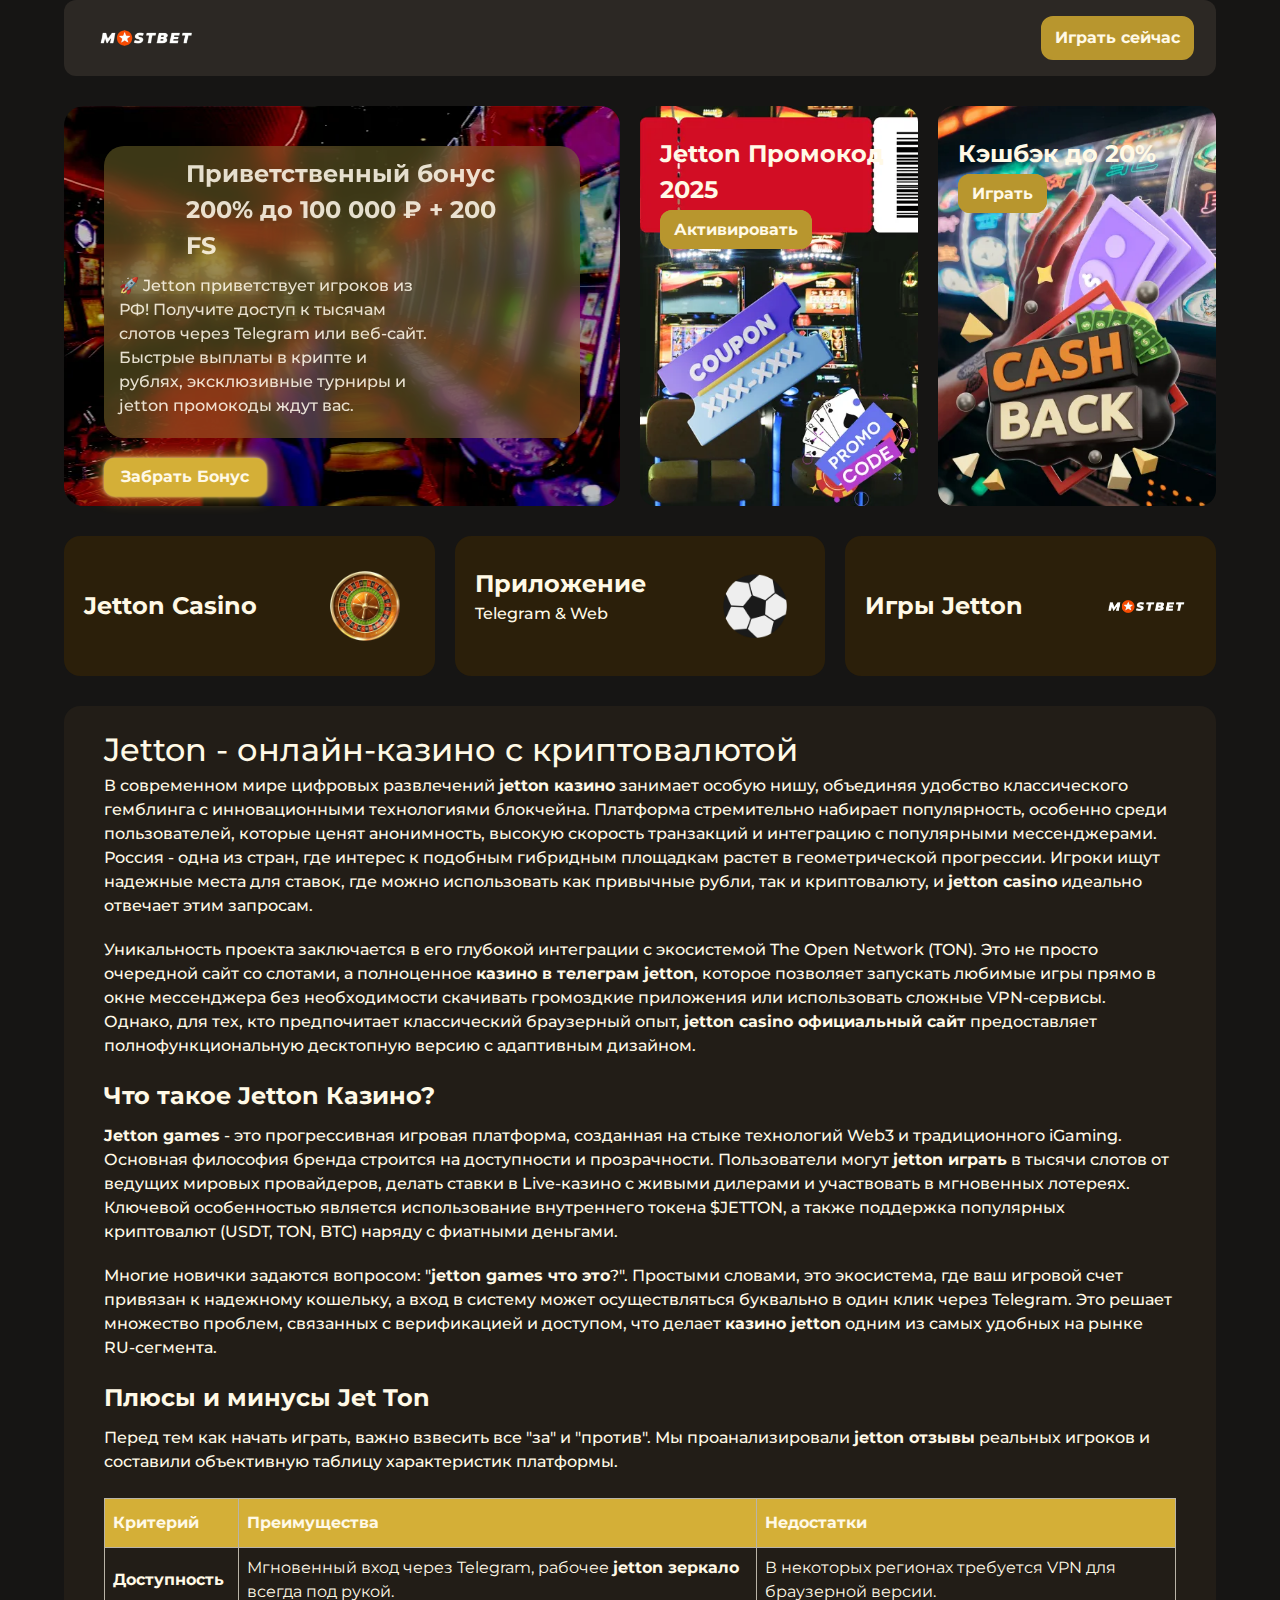
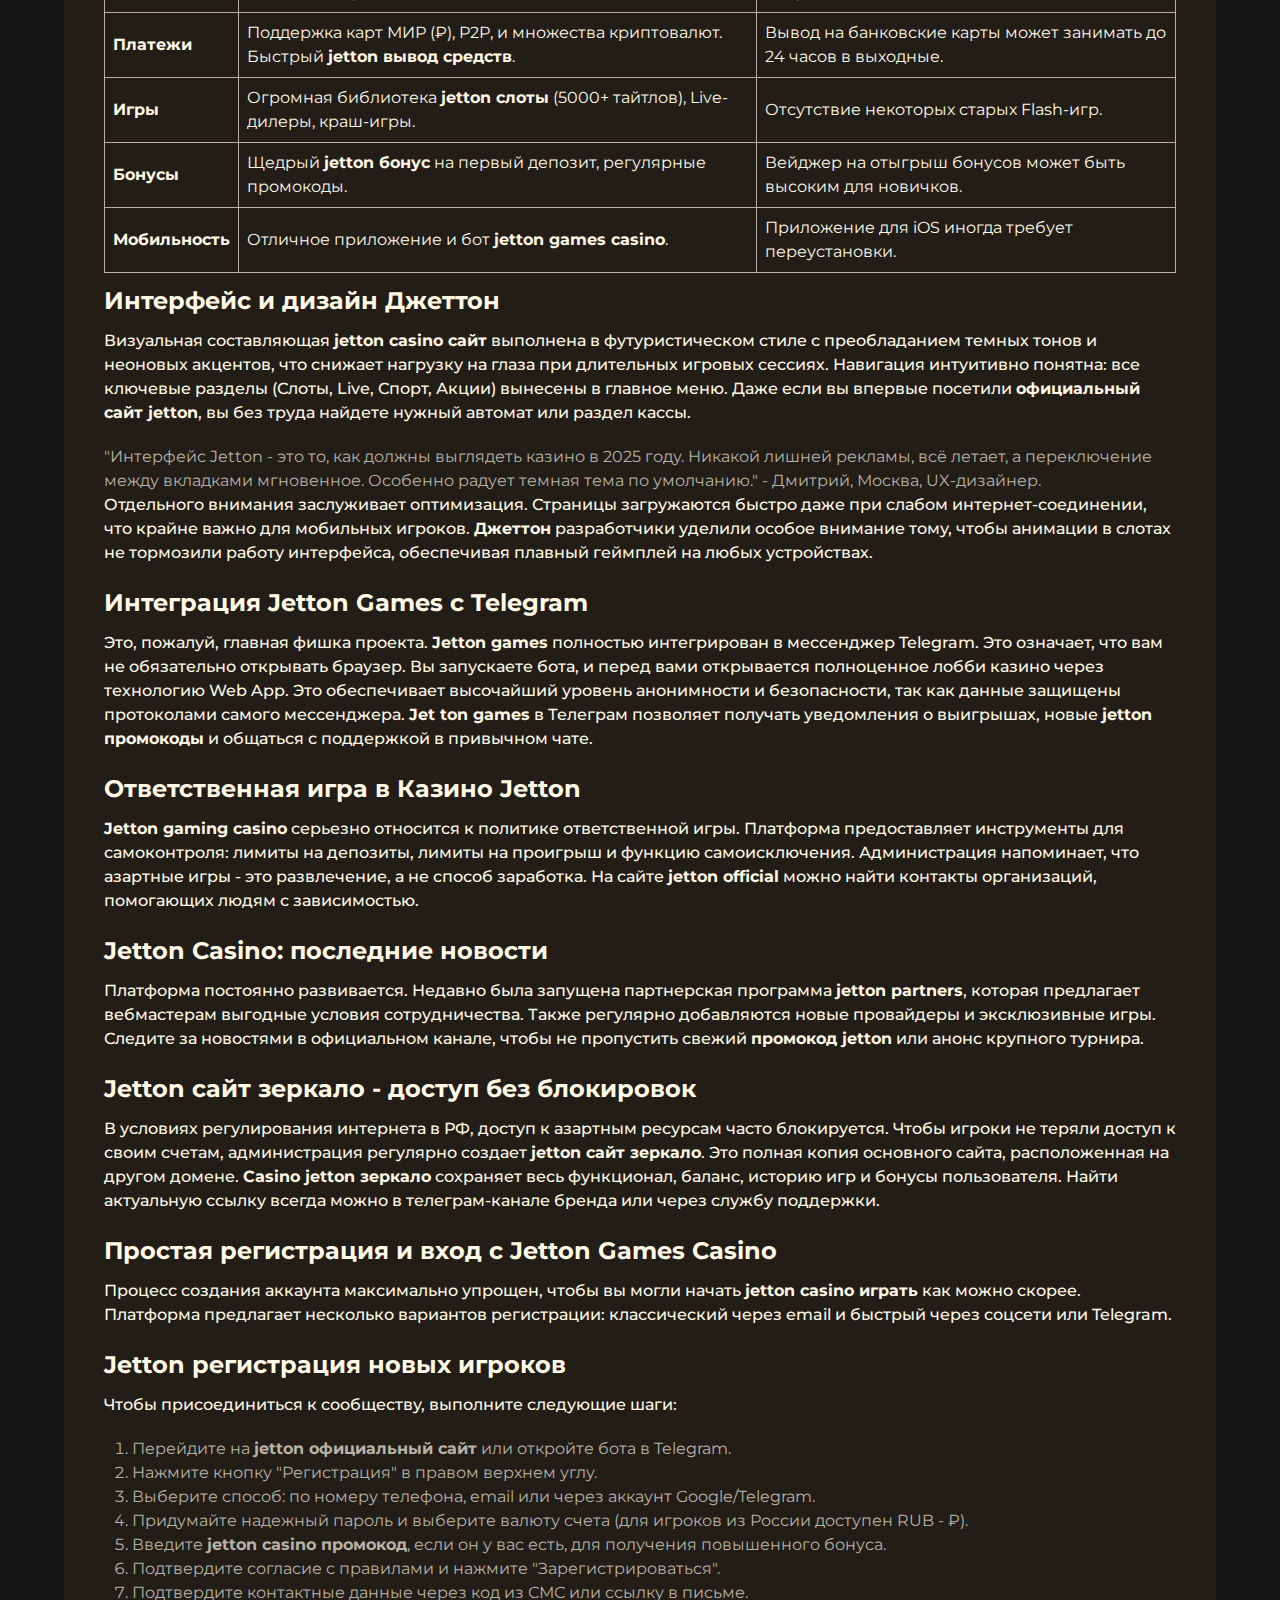
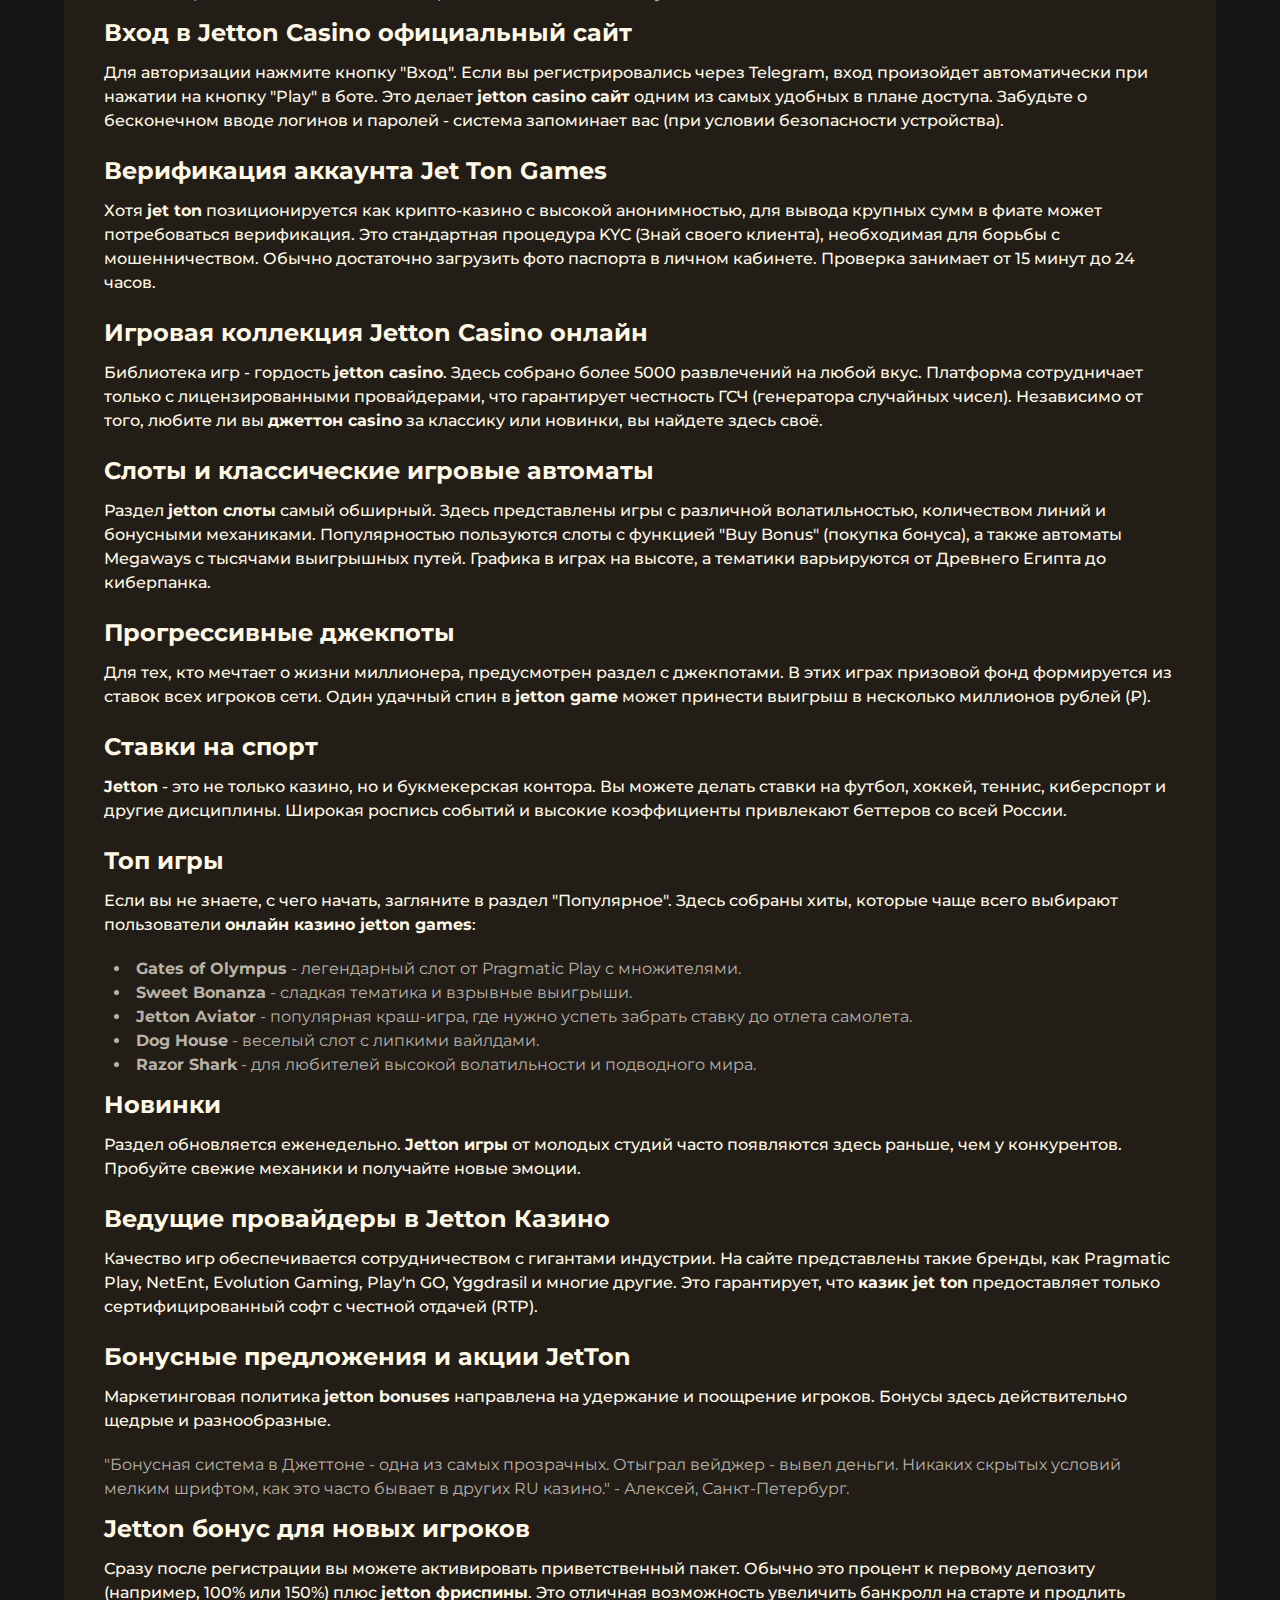
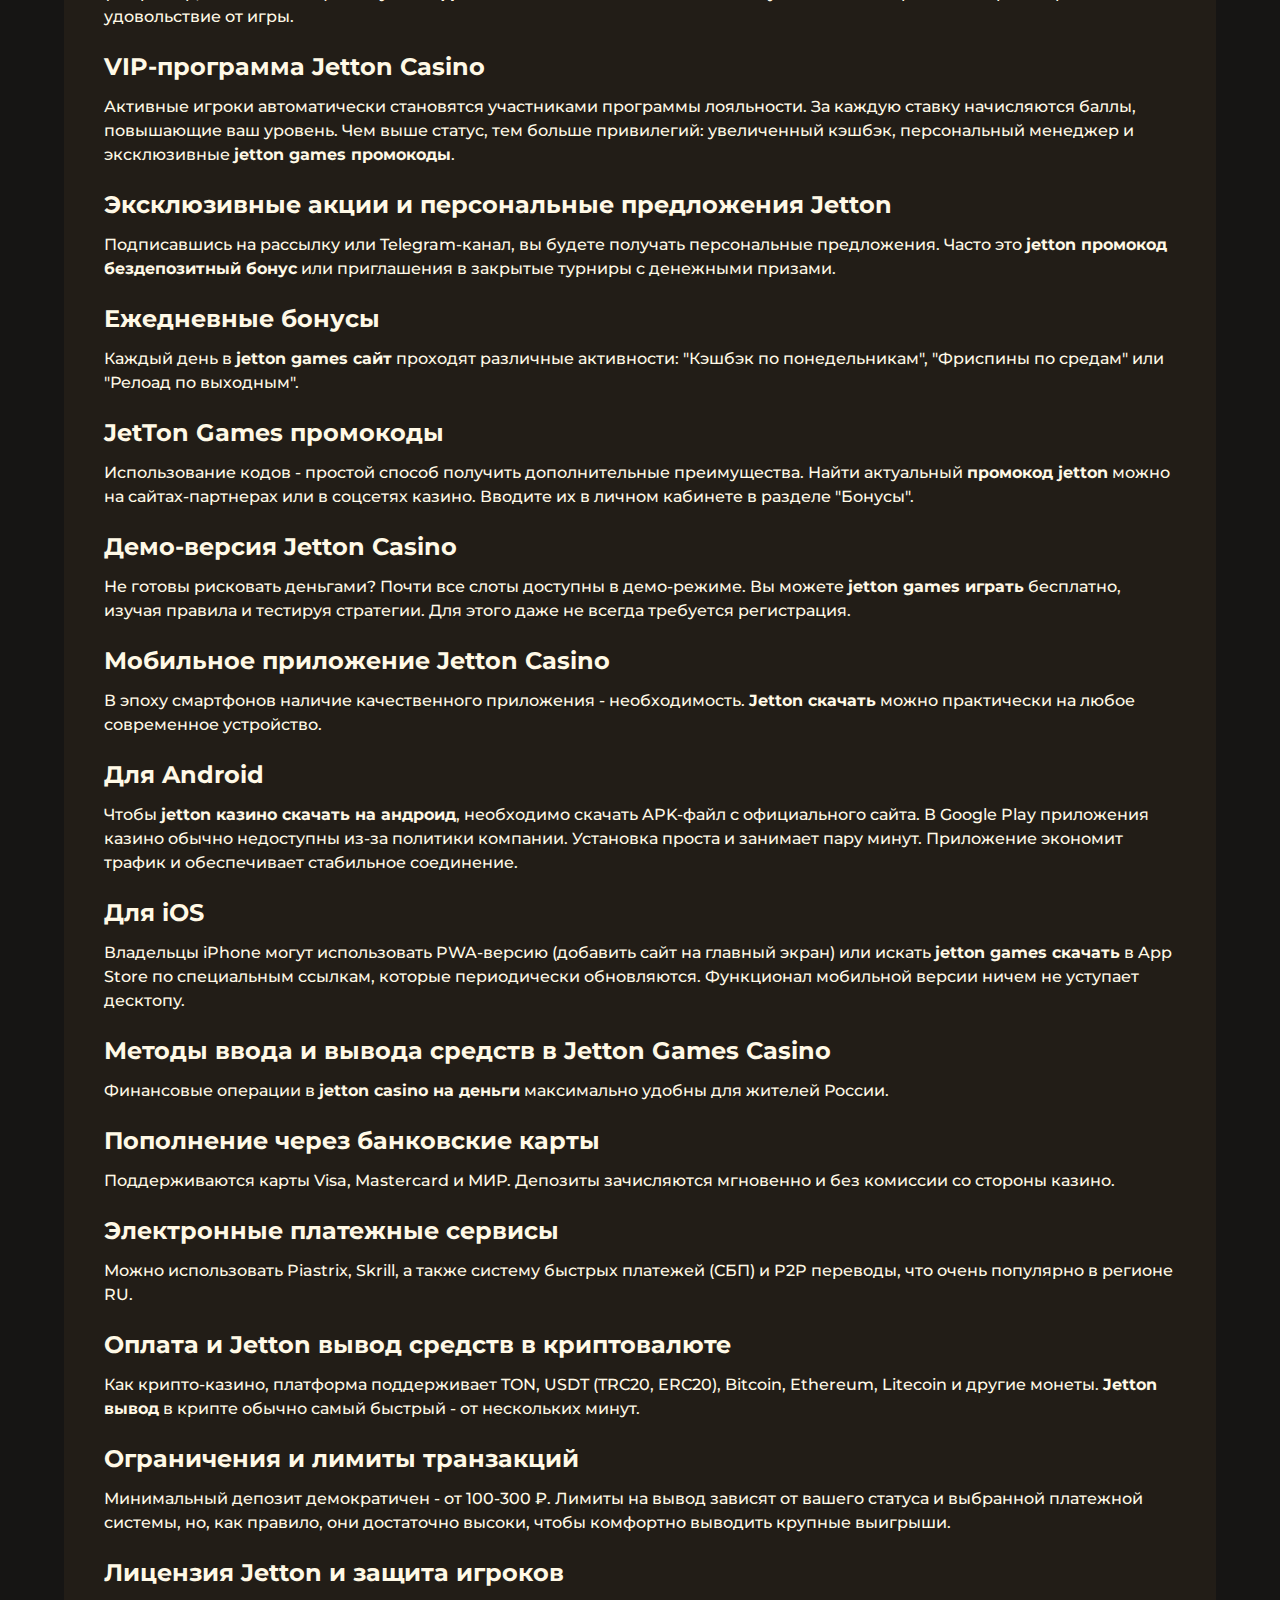
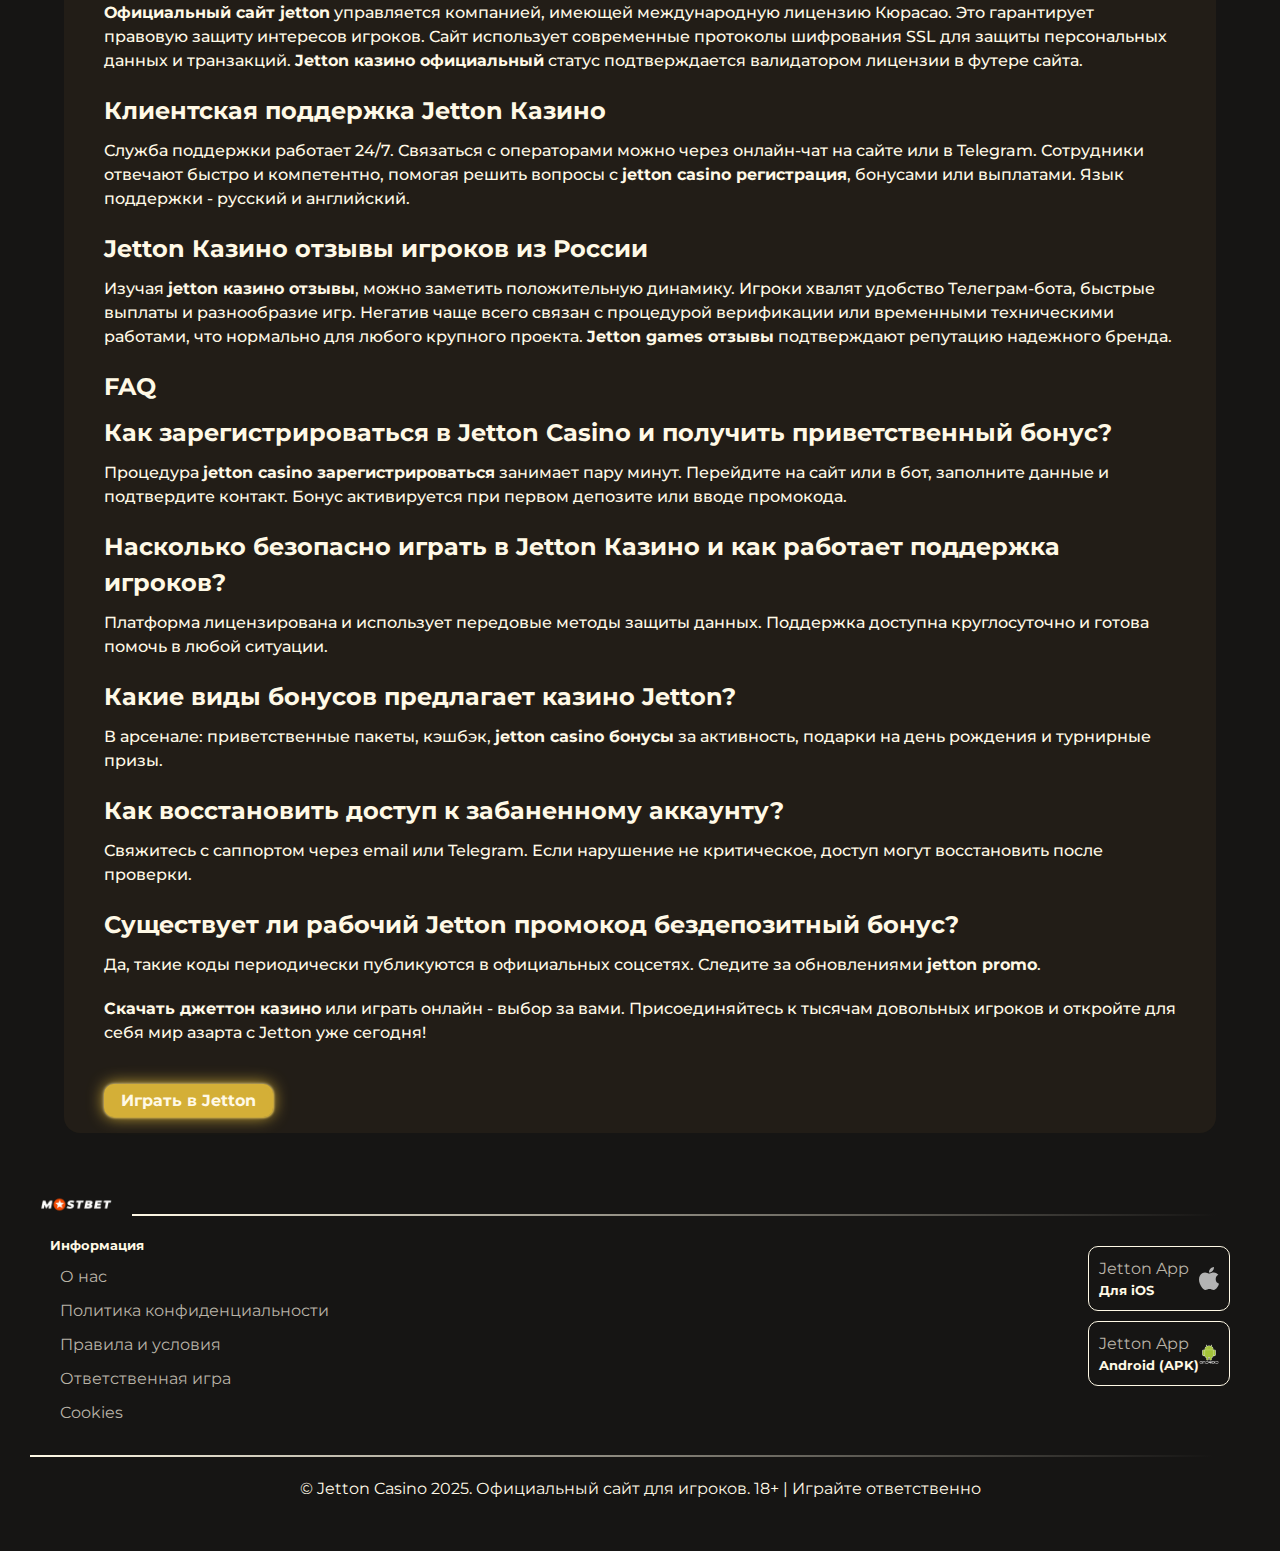
<file: index.html>
<!DOCTYPE html>
<html lang="ru">
<head>
  <meta charset="UTF-8">
  <meta name="viewport" content="width=device-width, initial-scale=1.0">
  <link rel="stylesheet" href="style.css">
  <link rel="shortcut icon" href="favicon.ico" type="image/x-icon">

  <title>Jetton Казино ⭐ Зеркало, безопасность и эксклюзивные бонусы</title>
  <meta name="description" content="Jetton Casino: зеркало, быстрый вход и бонус для новых игроков. Слоты, джекпоты, спортставки и удобное Jet Ton приложение - все для комфортной игры онлайн каждый день">
  <meta name="robots" content="index, follow">

<link rel="alternate" hreflang="ru-RU" href="https://www.portal-aldan.ru/ru-ru/">
<link rel="alternate" hreflang="x-default" href="https://www.portal-aldan.ru/">
<link rel="canonical" href="https://www.portal-aldan.ru/ru-ru/">

  <meta property="og:title" content="Jetton Казино ⭐ Зеркало, безопасность и эксклюзивные бонусы">
  <meta property="og:description" content="Jetton Casino: зеркало, быстрый вход и бонус для новых игроков. Слоты, джекпоты, спортставки и удобное Jet Ton приложение - все для комфортной игры онлайн каждый день">
  <meta property="og:type" content="website">
  <meta property="og:url" content="https://www.portal-aldan.ru/">
  <meta property="og:image" content="https://www.portal-aldan.ru/img/logo.webp">

  <meta name="twitter:card" content="summary_large_image">
  <meta name="twitter:title" content="Jetton Казино ⭐ Зеркало, безопасность и эксклюзивные бонусы">
  <meta name="twitter:description" content="Jetton Casino: зеркало, быстрый вход и бонус для новых игроков. Слоты, джекпоты, спортставки и удобное Jet Ton приложение - все для комфортной игры онлайн каждый день">
  <meta name="twitter:image" content="https://www.portal-aldan.ru/img/logo.webp">

  <script type="application/ld+json">
  {
    "@context": "https://schema.org",
    "@type": "WebSite",
    "name": "Jetton Casino",
    "url": "https://www.portal-aldan.ru/",
    "potentialAction": {
      "@type": "SearchAction",
      "target": "https://www.portal-aldan.ru/?s={search_term_string}",
      "query-input": "required name=search_term_string"
    }
  }
  </script>

  <script type="application/ld+json">
  {
    "@context": "https://schema.org",
    "@type": "Organization",
    "name": "Jetton Casino",
    "url": "https://www.portal-aldan.ru/",
    "logo": "https://www.portal-aldan.ru/img/logo.webp",
    "sameAs": [
      "https://www.facebook.com/",
      "https://twitter.com/",
      "https://www.instagram.com/"
    ]
  }
  </script>

  <script type="application/ld+json">
  {
    "@context": "https://schema.org",
    "@type": "WebPage",
    "name": "Jetton Casino – инновации в мире гемблинга",
    "url": "https://www.portal-aldan.ru/",
    "description": "Jetton Casino: зеркало, быстрый вход и бонус для новых игроков. Слоты, джекпоты, спортставки и удобное Jet Ton приложение - все для комфортной игры онлайн каждый день"
  }
  </script>

  <script type="application/ld+json">
    {
      "@context": "https://schema.org",
      "@type": "FAQPage",
      "mainEntity": [
        {
          "@type": "Question",
          "name": "Как зарегистрироваться в Jetton Casino и получить приветственный бонус?",
          "acceptedAnswer": {
            "@type": "Answer",
            "text": "Для регистрации в Jetton Casino можно использовать официальный сайт или Telegram-бота. После создания аккаунта и первого депозита, новички получают приветственный пакет, включающий бонусы на счет и фриспины."
          }
        },
        {
          "@type": "Question",
          "name": "Насколько безопасно играть в Jetton Казино и как работает поддержка игроков?",
          "acceptedAnswer": {
            "@type": "Answer",
            "text": "Играть в Jetton Казино безопасно благодаря использованию SSL-шифрования и лицензионного софта. Поддержка игроков работает круглосуточно через чат на сайте и в Telegram."
          }
        },
        {
          "@type": "Question",
          "name": "Какие виды бонусов предлагает казино Jetton?",
          "acceptedAnswer": {
            "@type": "Answer",
            "text": "Казино Jetton предлагает приветственные бонусы, кэшбэк, релоад-бонусы, а также эксклюзивные промокоды для активных игроков и участников VIP-программы."
          }
        },
        {
          "@type": "Question",
          "name": "Как восстановить доступ к забаненному аккаунту?",
          "acceptedAnswer": {
            "@type": "Answer",
            "text": "Если ваш аккаунт заблокирован, необходимо обратиться в службу поддержки Jetton Games с описанием ситуации. Восстановление зависит от причины блокировки и соблюдения правил платформы."
          }
        },
        {
          "@type": "Question",
          "name": "Существует ли рабочий Jetton промокод бездепозитный бонус?",
          "acceptedAnswer": {
            "@type": "Answer",
            "text": "Да, Jetton периодически выпускает промокоды на бездепозитные бонусы. Их можно найти в официальном Telegram-канале казино или на партнерских ресурсах."
          }
        }
      ]
    }
    </script>
</head>

<body>

    <header>
            <a href="/" class="header-logo"><img src="./img/logo.webp" alt="Logo Jetton Casino" width="40" height="40"></a>

                <a href="/play/" rel="nofollow" content="noindex" class="red-btn">
                    Играть сейчас
                </a>

    </header>

 <main>
    <div class="main-banner">
        <div class="banner-container">
            <div class="title-box">
                <p class="title">
                   Приветственный бонус 200% до 100 000 ₽ + 200 FS
                </p>

                <p class="txt">
🚀 Jetton приветствует игроков из РФ! Получите доступ к тысячам слотов через Telegram или веб-сайт. Быстрые выплаты в крипте и рублях, эксклюзивные турниры и jetton промокоды ждут вас.
                    </p>
            </div>
            <a href="/play/" rel="nofollow" content="noindex" class="btn-dep">Забрать Бонус</a>
        </div>

        <div class="banner-bonus-gift">
            <p class="title">
                Jetton Промокод 2025
            </p>

            <a href="/play/" rel="nofollow" content="noindex" class="red-btn">Активировать</a>
        </div>

        <div class="banner-bonus-cash">
            <p class="title">
                Кэшбэк до 20%
            </p>

            <a href="/play/" rel="nofollow" content="noindex" class="red-btn">Играть</a>
        </div>
    </div>

    <div class="small-banner">
        <a class="sb-container" href="/play/" rel="nofollow" content="noindex">
            <p class="title">
                Jetton Casino
            </p>
            <img src="./img/roulette.webp" alt="Jetton Games Icon" width="100" height="100">
        </a>

        <a class="sb-container" href="/play/" rel="nofollow" content="noindex">
            <div>
                <p class="title">
                    Приложение
                </p>
                <p class="txt">
                    Telegram & Web
                </p>
            </div>
            <img src="./img/football.webp" alt="Jet Ton App Icon" width="100" height="100">
        </a>

        <a class="sb-container" href="/play/" rel="nofollow" content="noindex">
            <p class="title">
                Игры Jetton
            </p>
            <img src="./img/logo.webp" alt="Games Icon" width="100" height="100">
        </a>
    </div>

    <div class="main-container">
        <h1>Jetton - онлайн-казино с криптовалютой</h1>

        <p class="txt">
            В современном мире цифровых развлечений <strong>jetton казино</strong> занимает особую нишу, объединяя удобство классического гемблинга с инновационными технологиями блокчейна. Платформа стремительно набирает популярность, особенно среди пользователей, которые ценят анонимность, высокую скорость транзакций и интеграцию с популярными мессенджерами. Россия - одна из стран, где интерес к подобным гибридным площадкам растет в геометрической прогрессии. Игроки ищут надежные места для ставок, где можно использовать как привычные рубли, так и криптовалюту, и <strong>jetton casino</strong> идеально отвечает этим запросам.
        </p>

        <p class="txt">
            Уникальность проекта заключается в его глубокой интеграции с экосистемой The Open Network (TON). Это не просто очередной сайт со слотами, а полноценное <strong>казино в телеграм jetton</strong>, которое позволяет запускать любимые игры прямо в окне мессенджера без необходимости скачивать громоздкие приложения или использовать сложные VPN-сервисы. Однако, для тех, кто предпочитает классический браузерный опыт, <strong>jetton casino официальный сайт</strong> предоставляет полнофункциональную десктопную версию с адаптивным дизайном.
        </p>

        <h2 class="title">Что такое Jetton Казино?</h2>
        <p class="txt">
            <strong>Jetton games</strong> - это прогрессивная игровая платформа, созданная на стыке технологий Web3 и традиционного iGaming. Основная философия бренда строится на доступности и прозрачности. Пользователи могут <strong>jetton играть</strong> в тысячи слотов от ведущих мировых провайдеров, делать ставки в Live-казино с живыми дилерами и участвовать в мгновенных лотереях. Ключевой особенностью является использование внутреннего токена $JETTON, а также поддержка популярных криптовалют (USDT, TON, BTC) наряду с фиатными деньгами.
        </p>
        <p class="txt">
             Многие новички задаются вопросом: "<strong>jetton games что это</strong>?". Простыми словами, это экосистема, где ваш игровой счет привязан к надежному кошельку, а вход в систему может осуществляться буквально в один клик через Telegram. Это решает множество проблем, связанных с верификацией и доступом, что делает <strong>казино jetton</strong> одним из самых удобных на рынке RU-сегмента.
        </p>

        <h2 class="title">Плюсы и минусы Jet Ton</h2>
        <p class="txt">
            Перед тем как начать играть, важно взвесить все "за" и "против". Мы проанализировали <strong>jetton отзывы</strong> реальных игроков и составили объективную таблицу характеристик платформы.
        </p>

        <div class="table-wrapper">
            <table>
                <thead>
                    <tr>
                        <th>Критерий</th>
                        <th>Преимущества </th>
                        <th>Недостатки </th>
                    </tr>
                </thead>
                <tbody>
                    <tr>
                        <td><strong>Доступность</strong></td>
                        <td>Мгновенный вход через Telegram, рабочее <strong>jetton зеркало</strong> всегда под рукой.</td>
                        <td>В некоторых регионах требуется VPN для браузерной версии.</td>
                    </tr>
                    <tr>
                        <td><strong>Платежи</strong></td>
                        <td>Поддержка карт МИР (₽), P2P, и множества криптовалют. Быстрый <strong>jetton вывод средств</strong>.</td>
                        <td>Вывод на банковские карты может занимать до 24 часов в выходные.</td>
                    </tr>
                    <tr>
                        <td><strong>Игры</strong></td>
                        <td>Огромная библиотека <strong>jetton слоты</strong> (5000+ тайтлов), Live-дилеры, краш-игры.</td>
                        <td>Отсутствие некоторых старых Flash-игр.</td>
                    </tr>
                    <tr>
                        <td><strong>Бонусы</strong></td>
                        <td>Щедрый <strong>jetton бонус</strong> на первый депозит, регулярные промокоды.</td>
                        <td>Вейджер на отыгрыш бонусов может быть высоким для новичков.</td>
                    </tr>
                     <tr>
                        <td><strong>Мобильность</strong></td>
                        <td>Отличное приложение и бот <strong>jetton games casino</strong>.</td>
                        <td>Приложение для iOS иногда требует переустановки.</td>
                    </tr>
                </tbody>
            </table>
        </div>

        <h2 class="title">Интерфейс и дизайн Джеттон</h2>
        <p class="txt">
            Визуальная составляющая <strong>jetton casino сайт</strong> выполнена в футуристическом стиле с преобладанием темных тонов и неоновых акцентов, что снижает нагрузку на глаза при длительных игровых сессиях. Навигация интуитивно понятна: все ключевые разделы (Слоты, Live, Спорт, Акции) вынесены в главное меню. Даже если вы впервые посетили <strong>официальный сайт jetton</strong>, вы без труда найдете нужный автомат или раздел кассы.
        </p>
        
        <p class="txt">
            <blockquote>"Интерфейс Jetton - это то, как должны выглядеть казино в 2025 году. Никакой лишней рекламы, всё летает, а переключение между вкладками мгновенное. Особенно радует темная тема по умолчанию." - Дмитрий, Москва, UX-дизайнер.</blockquote>
        </p>

        <p class="txt">
            Отдельного внимания заслуживает оптимизация. Страницы загружаются быстро даже при слабом интернет-соединении, что крайне важно для мобильных игроков. <strong>Джеттон</strong> разработчики уделили особое внимание тому, чтобы анимации в слотах не тормозили работу интерфейса, обеспечивая плавный геймплей на любых устройствах.
        </p>

        <h2 class="title">Интеграция Jetton Games с Telegram</h2>
        <p class="txt">
            Это, пожалуй, главная фишка проекта. <strong>Jetton games</strong> полностью интегрирован в мессенджер Telegram. Это означает, что вам не обязательно открывать браузер. Вы запускаете бота, и перед вами открывается полноценное лобби казино через технологию Web App. Это обеспечивает высочайший уровень анонимности и безопасности, так как данные защищены протоколами самого мессенджера. <strong>Jet ton games</strong> в Телеграм позволяет получать уведомления о выигрышах, новые <strong>jetton промокоды</strong> и общаться с поддержкой в привычном чате.
        </p>

        <h2 class="title">Ответственная игра в Казино Jetton</h2>
        <p class="txt">
            <strong>Jetton gaming casino</strong> серьезно относится к политике ответственной игры. Платформа предоставляет инструменты для самоконтроля: лимиты на депозиты, лимиты на проигрыш и функцию самоисключения. Администрация напоминает, что азартные игры - это развлечение, а не способ заработка. На сайте <strong>jetton official</strong> можно найти контакты организаций, помогающих людям с зависимостью.
        </p>

        <h2 class="title">Jetton Casino: последние новости</h2>
        <p class="txt">
            Платформа постоянно развивается. Недавно была запущена партнерская программа <strong>jetton partners</strong>, которая предлагает вебмастерам выгодные условия сотрудничества. Также регулярно добавляются новые провайдеры и эксклюзивные игры. Следите за новостями в официальном канале, чтобы не пропустить свежий <strong>промокод jetton</strong> или анонс крупного турнира.
        </p>

        <h2 class="title">Jetton сайт зеркало - доступ без блокировок</h2>
        <p class="txt">
            В условиях регулирования интернета в РФ, доступ к азартным ресурсам часто блокируется. Чтобы игроки не теряли доступ к своим счетам, администрация регулярно создает <strong>jetton сайт зеркало</strong>. Это полная копия основного сайта, расположенная на другом домене. <strong>Casino jetton зеркало</strong> сохраняет весь функционал, баланс, историю игр и бонусы пользователя. Найти актуальную ссылку всегда можно в телеграм-канале бренда или через службу поддержки.
        </p>

        <h2 class="title">Простая регистрация и вход с Jetton Games Casino</h2>
        <p class="txt">
            Процесс создания аккаунта максимально упрощен, чтобы вы могли начать <strong>jetton casino играть</strong> как можно скорее. Платформа предлагает несколько вариантов регистрации: классический через email и быстрый через соцсети или Telegram.
        </p>

        <h3 class="title">Jetton регистрация новых игроков</h3>
        <p class="txt">
            Чтобы присоединиться к сообществу, выполните следующие шаги:
        </p>
        <ol>
            <li>Перейдите на <strong>jetton официальный сайт</strong> или откройте бота в Telegram.</li>
            <li>Нажмите кнопку "Регистрация" в правом верхнем углу.</li>
            <li>Выберите способ: по номеру телефона, email или через аккаунт Google/Telegram.</li>
            <li>Придумайте надежный пароль и выберите валюту счета (для игроков из России доступен RUB - ₽).</li>
            <li>Введите <strong>jetton casino промокод</strong>, если он у вас есть, для получения повышенного бонуса.</li>
            <li>Подтвердите согласие с правилами и нажмите "Зарегистрироваться".</li>
            <li>Подтвердите контактные данные через код из СМС или ссылку в письме.</li>
        </ol>

        <h3 class="title">Вход в Jetton Casino официальный сайт</h3>
        <p class="txt">
            Для авторизации нажмите кнопку "Вход". Если вы регистрировались через Telegram, вход произойдет автоматически при нажатии на кнопку "Play" в боте. Это делает <strong>jetton casino сайт</strong> одним из самых удобных в плане доступа. Забудьте о бесконечном вводе логинов и паролей - система запоминает вас (при условии безопасности устройства).
        </p>

        <h3 class="title">Верификация аккаунта Jet Ton Games</h3>
        <p class="txt">
            Хотя <strong>jet ton</strong> позиционируется как крипто-казино с высокой анонимностью, для вывода крупных сумм в фиате может потребоваться верификация. Это стандартная процедура KYC (Знай своего клиента), необходимая для борьбы с мошенничеством. Обычно достаточно загрузить фото паспорта в личном кабинете. Проверка занимает от 15 минут до 24 часов.
        </p>

        <h2 class="title">Игровая коллекция Jetton Casino онлайн</h2>
        <p class="txt">
            Библиотека игр - гордость <strong>jetton casino</strong>. Здесь собрано более 5000 развлечений на любой вкус. Платформа сотрудничает только с лицензированными провайдерами, что гарантирует честность ГСЧ (генератора случайных чисел). Независимо от того, любите ли вы <strong>джеттон casino</strong> за классику или новинки, вы найдете здесь своё.
        </p>

        <h3 class="title">Слоты и классические игровые автоматы</h3>
        <p class="txt">
            Раздел <strong>jetton слоты</strong> самый обширный. Здесь представлены игры с различной волатильностью, количеством линий и бонусными механиками. Популярностью пользуются слоты с функцией "Buy Bonus" (покупка бонуса), а также автоматы Megaways с тысячами выигрышных путей. Графика в играх на высоте, а тематики варьируются от Древнего Египта до киберпанка.
        </p>

        <h3 class="title">Прогрессивные джекпоты</h3>
        <p class="txt">
            Для тех, кто мечтает о жизни миллионера, предусмотрен раздел с джекпотами. В этих играх призовой фонд формируется из ставок всех игроков сети. Один удачный спин в <strong>jetton game</strong> может принести выигрыш в несколько миллионов рублей (₽).
        </p>

        <h3 class="title">Ставки на спорт</h3>
        <p class="txt">
            <strong>Jetton</strong> - это не только казино, но и букмекерская контора. Вы можете делать ставки на футбол, хоккей, теннис, киберспорт и другие дисциплины. Широкая роспись событий и высокие коэффициенты привлекают беттеров со всей России.
        </p>

        <h3 class="title">Топ игры</h3>
        <p class="txt">
            Если вы не знаете, с чего начать, загляните в раздел "Популярное". Здесь собраны хиты, которые чаще всего выбирают пользователи <strong>онлайн казино jetton games</strong>:
        </p>
        <ul>
            <li><strong>Gates of Olympus</strong> - легендарный слот от Pragmatic Play с множителями.</li>
            <li><strong>Sweet Bonanza</strong> - сладкая тематика и взрывные выигрыши.</li>
            <li><strong>Jetton Aviator</strong> - популярная краш-игра, где нужно успеть забрать ставку до отлета самолета.</li>
            <li><strong>Dog House</strong> - веселый слот с липкими вайлдами.</li>
            <li><strong>Razor Shark</strong> - для любителей высокой волатильности и подводного мира.</li>
        </ul>

        <h3 class="title">Новинки</h3>
        <p class="txt">
            Раздел обновляется еженедельно. <strong>Jetton игры</strong> от молодых студий часто появляются здесь раньше, чем у конкурентов. Пробуйте свежие механики и получайте новые эмоции.
        </p>

        <h2 class="title">Ведущие провайдеры в Jetton Казино</h2>
        <p class="txt">
            Качество игр обеспечивается сотрудничеством с гигантами индустрии. На сайте представлены такие бренды, как Pragmatic Play, NetEnt, Evolution Gaming, Play'n GO, Yggdrasil и многие другие. Это гарантирует, что <strong>казик jet ton</strong> предоставляет только сертифицированный софт с честной отдачей (RTP).
        </p>

        <h2 class="title">Бонусные предложения и акции JetTon</h2>
        <p class="txt">
            Маркетинговая политика <strong>jetton bonuses</strong> направлена на удержание и поощрение игроков. Бонусы здесь действительно щедрые и разнообразные.
        </p>
        
        <p class="txt">
            <blockquote>"Бонусная система в Джеттоне - одна из самых прозрачных. Отыграл вейджер - вывел деньги. Никаких скрытых условий мелким шрифтом, как это часто бывает в других RU казино." - Алексей, Санкт-Петербург.</blockquote>
        </p>

        <h3 class="title">Jetton бонус для новых игроков</h3>
        <p class="txt">
            Сразу после регистрации вы можете активировать приветственный пакет. Обычно это процент к первому депозиту (например, 100% или 150%) плюс <strong>jetton фриспины</strong>. Это отличная возможность увеличить банкролл на старте и продлить удовольствие от игры.
        </p>

        <h3 class="title">VIP-программа Jetton Casino</h3>
        <p class="txt">
            Активные игроки автоматически становятся участниками программы лояльности. За каждую ставку начисляются баллы, повышающие ваш уровень. Чем выше статус, тем больше привилегий: увеличенный кэшбэк, персональный менеджер и эксклюзивные <strong>jetton games промокоды</strong>.
        </p>

        <h3 class="title">Эксклюзивные акции и персональные предложения Jetton</h3>
        <p class="txt">
            Подписавшись на рассылку или Telegram-канал, вы будете получать персональные предложения. Часто это <strong>jetton промокод бездепозитный бонус</strong> или приглашения в закрытые турниры с денежными призами.
        </p>

        <h3 class="title">Ежедневные бонусы</h3>
        <p class="txt">
            Каждый день в <strong>jetton games сайт</strong> проходят различные активности: "Кэшбэк по понедельникам", "Фриспины по средам" или "Релоад по выходным".
        </p>

        <h3 class="title">JetTon Games промокоды</h3>
        <p class="txt">
            Использование кодов - простой способ получить дополнительные преимущества. Найти актуальный <strong>промокод jetton</strong> можно на сайтах-партнерах или в соцсетях казино. Вводите их в личном кабинете в разделе "Бонусы".
        </p>

        <h2 class="title">Демо-версия Jetton Casino</h2>
        <p class="txt">
            Не готовы рисковать деньгами? Почти все слоты доступны в демо-режиме. Вы можете <strong>jetton games играть</strong> бесплатно, изучая правила и тестируя стратегии. Для этого даже не всегда требуется регистрация.
        </p>

        <h2 class="title">Мобильное приложение Jetton Casino</h2>
        <p class="txt">
            В эпоху смартфонов наличие качественного приложения - необходимость. <strong>Jetton скачать</strong> можно практически на любое современное устройство.
        </p>

        <h3 class="title">Для Android</h3>
        <p class="txt">
            Чтобы <strong>jetton казино скачать на андроид</strong>, необходимо скачать APK-файл с официального сайта. В Google Play приложения казино обычно недоступны из-за политики компании. Установка проста и занимает пару минут. Приложение экономит трафик и обеспечивает стабильное соединение.
        </p>

        <h3 class="title">Для iOS</h3>
        <p class="txt">
            Владельцы iPhone могут использовать PWA-версию (добавить сайт на главный экран) или искать <strong>jetton games скачать</strong> в App Store по специальным ссылкам, которые периодически обновляются. Функционал мобильной версии ничем не уступает десктопу.
        </p>

        <h2 class="title">Методы ввода и вывода средств в Jetton Games Casino</h2>
        <p class="txt">
            Финансовые операции в <strong>jetton casino на деньги</strong> максимально удобны для жителей России.
        </p>

        <h3 class="title">Пополнение через банковские карты</h3>
        <p class="txt">
            Поддерживаются карты Visa, Mastercard и МИР. Депозиты зачисляются мгновенно и без комиссии со стороны казино.
        </p>

        <h3 class="title">Электронные платежные сервисы</h3>
        <p class="txt">
            Можно использовать Piastrix, Skrill, а также систему быстрых платежей (СБП) и P2P переводы, что очень популярно в регионе RU.
        </p>

        <h3 class="title">Оплата и Jetton вывод средств в криптовалюте</h3>
        <p class="txt">
            Как крипто-казино, платформа поддерживает TON, USDT (TRC20, ERC20), Bitcoin, Ethereum, Litecoin и другие монеты. <strong>Jetton вывод</strong> в крипте обычно самый быстрый - от нескольких минут.
        </p>

        <h3 class="title">Ограничения и лимиты транзакций</h3>
        <p class="txt">
            Минимальный депозит демократичен - от 100-300 ₽. Лимиты на вывод зависят от вашего статуса и выбранной платежной системы, но, как правило, они достаточно высоки, чтобы комфортно выводить крупные выигрыши.
        </p>

        <h2 class="title">Лицензия Jetton и защита игроков</h2>
        <p class="txt">
            <strong>Официальный сайт jetton</strong> управляется компанией, имеющей международную лицензию Кюрасао. Это гарантирует правовую защиту интересов игроков. Сайт использует современные протоколы шифрования SSL для защиты персональных данных и транзакций. <strong>Jetton казино официальный</strong> статус подтверждается валидатором лицензии в футере сайта.
        </p>

        <h2 class="title">Клиентская поддержка Jetton Казино</h2>
        <p class="txt">
            Служба поддержки работает 24/7. Связаться с операторами можно через онлайн-чат на сайте или в Telegram. Сотрудники отвечают быстро и компетентно, помогая решить вопросы с <strong>jetton casino регистрация</strong>, бонусами или выплатами. Язык поддержки - русский и английский.
        </p>

        <h2 class="title">Jetton Казино отзывы игроков из России</h2>
        <p class="txt">
            Изучая <strong>jetton казино отзывы</strong>, можно заметить положительную динамику. Игроки хвалят удобство Телеграм-бота, быстрые выплаты и разнообразие игр. Негатив чаще всего связан с процедурой верификации или временными техническими работами, что нормально для любого крупного проекта. <strong>Jetton games отзывы</strong> подтверждают репутацию надежного бренда.
        </p>

        <h2 class="title">FAQ</h2>

        <h3 class="title">Как зарегистрироваться в Jetton Casino и получить приветственный бонус?</h3>
        <p class="txt">Процедура <strong>jetton casino зарегистрироваться</strong> занимает пару минут. Перейдите на сайт или в бот, заполните данные и подтвердите контакт. Бонус активируется при первом депозите или вводе промокода.</p>

        <h3 class="title">Насколько безопасно играть в Jetton Казино и как работает поддержка игроков?</h3>
        <p class="txt">Платформа лицензирована и использует передовые методы защиты данных. Поддержка доступна круглосуточно и готова помочь в любой ситуации.</p>

        <h3 class="title">Какие виды бонусов предлагает казино Jetton?</h3>
        <p class="txt">В арсенале: приветственные пакеты, кэшбэк, <strong>jetton casino бонусы</strong> за активность, подарки на день рождения и турнирные призы.</p>

        <h3 class="title">Как восстановить доступ к забаненному аккаунту?</h3>
        <p class="txt">Свяжитесь с саппортом через email или Telegram. Если нарушение не критическое, доступ могут восстановить после проверки.</p>

        <h3 class="title">Существует ли рабочий Jetton промокод бездепозитный бонус?</h3>
        <p class="txt">Да, такие коды периодически публикуются в официальных соцсетях. Следите за обновлениями <strong>jetton promo</strong>.</p>

        <p class="txt">
            <strong>Скачать джеттон казино</strong> или играть онлайн - выбор за вами. Присоединяйтесь к тысячам довольных игроков и откройте для себя мир азарта с Jetton уже сегодня!
        </p>

        <br>
            <a href="/play/" rel="nofollow" content="noindex" class="btn-dep">Играть в Jetton</a>
        <br>

    </div>
 </main>

    <footer>
        <div class="f-logo">
            <a href="/play/" rel="nofollow" content="noindex">
                <img src="./img/logo.webp" alt="Jetton Casino logo" width="100" height="50">
            </a>
            <hr>
        </div>
    
        <div class="f-info">
    
<div>
<p class="f-txt">Информация</p>
<ul class="list">
<li><a href="/about-us/">О нас</a></li>
<li><a href="/privacy-policy/">Политика конфиденциальности</a></li>
<li><a href="/terms-and-conditions/">Правила и условия</a></li>
<li><a href="/responsible-gambling/">Ответственная игра</a></li>
<li><a href="/cookie-policy/">Cookies</a></li>
</ul>
</div>

<div>
<a class="ios" href="/play/" rel="nofollow" content="noindex">
<div>
<p>Jetton App</p>
<p class="f-txt">Для iOS</p>
</div>
<img src="./img/Apple_logo_grey.svg" alt="Apple logo" width="20" height="20">
</a>

<a class="ios" href="/play/" rel="nofollow" content="noindex">
<div>
<p>Jetton App</p>
<p class="f-txt">Android (APK)</p>
</div>
<img src="./img/Android_robot.svg.webp" alt="Android logo" width="20" height="20">
</a>
</div>
    
        </div>
    
        <hr>
    
        <p class="txt-f">© Jetton Casino 2025. Официальный сайт для игроков. 18+ | Играйте ответственно</p>
    </footer>

</body>
</html>
</file>
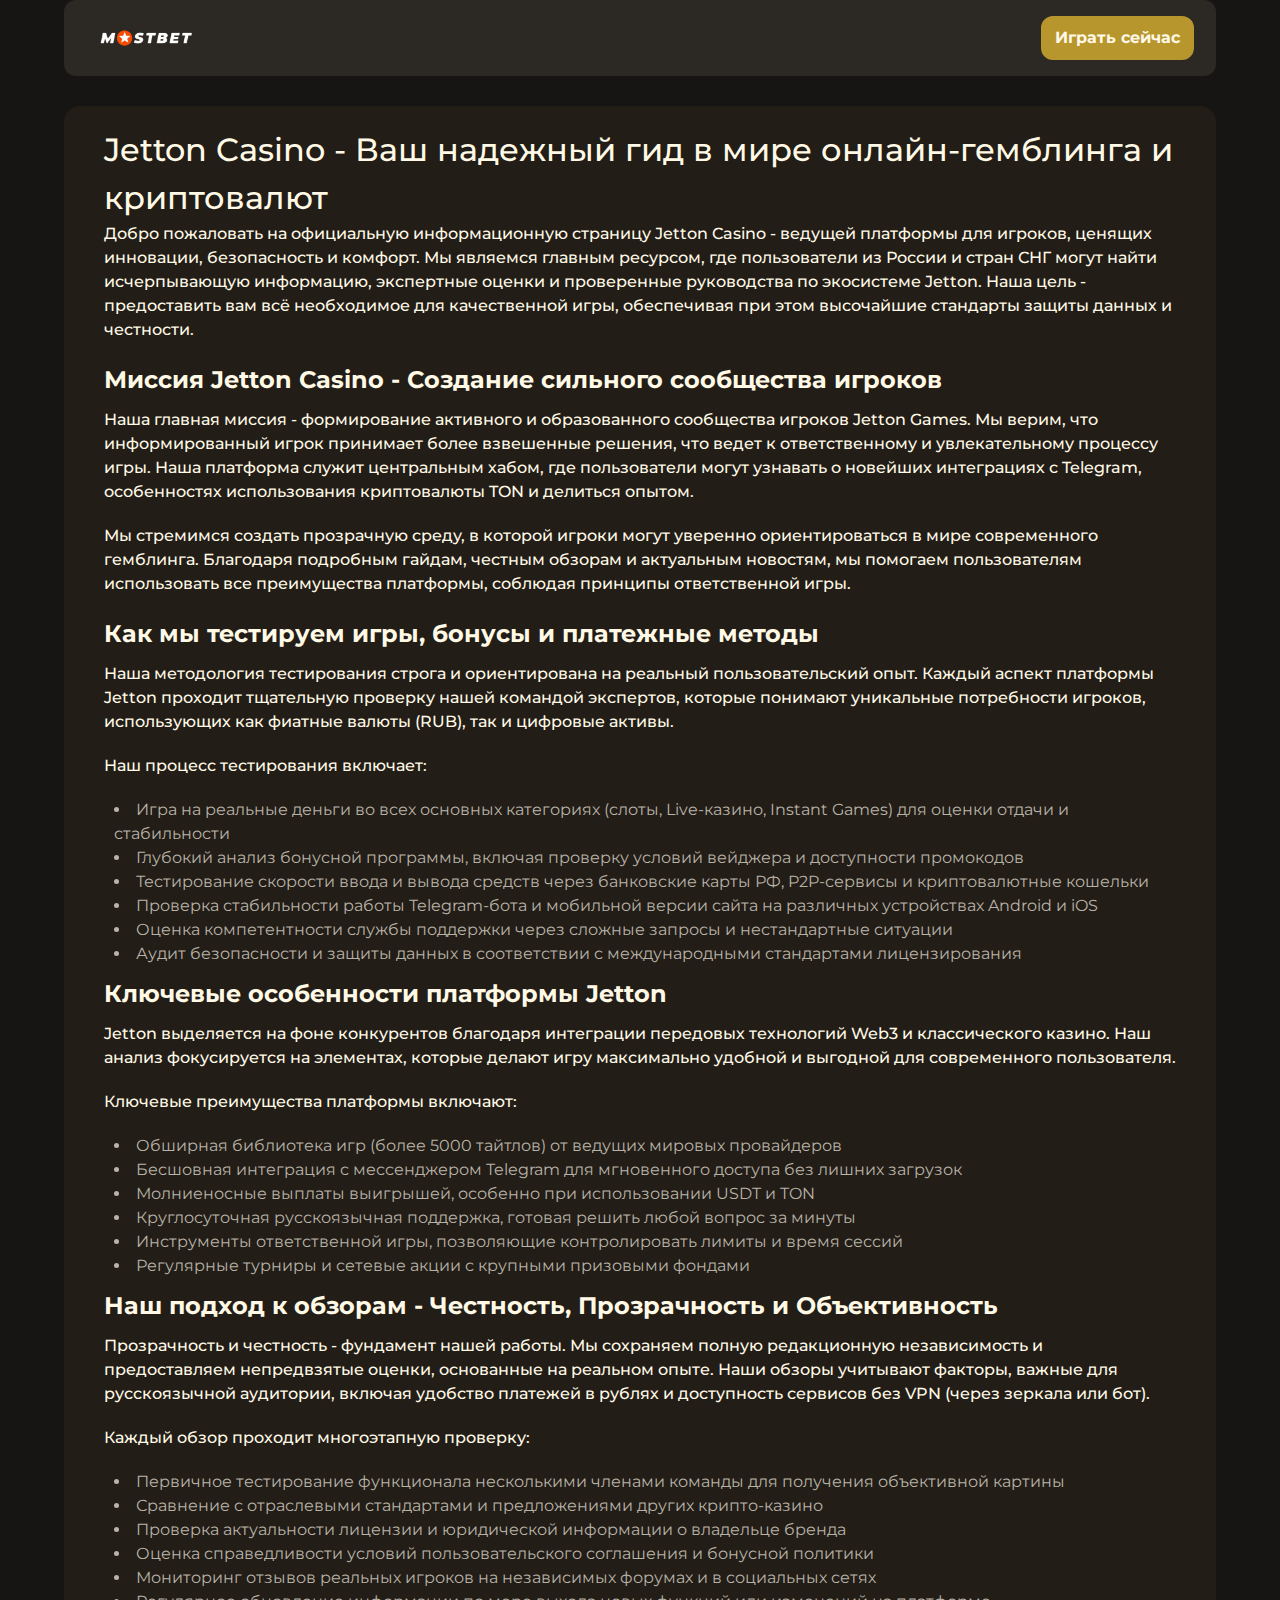
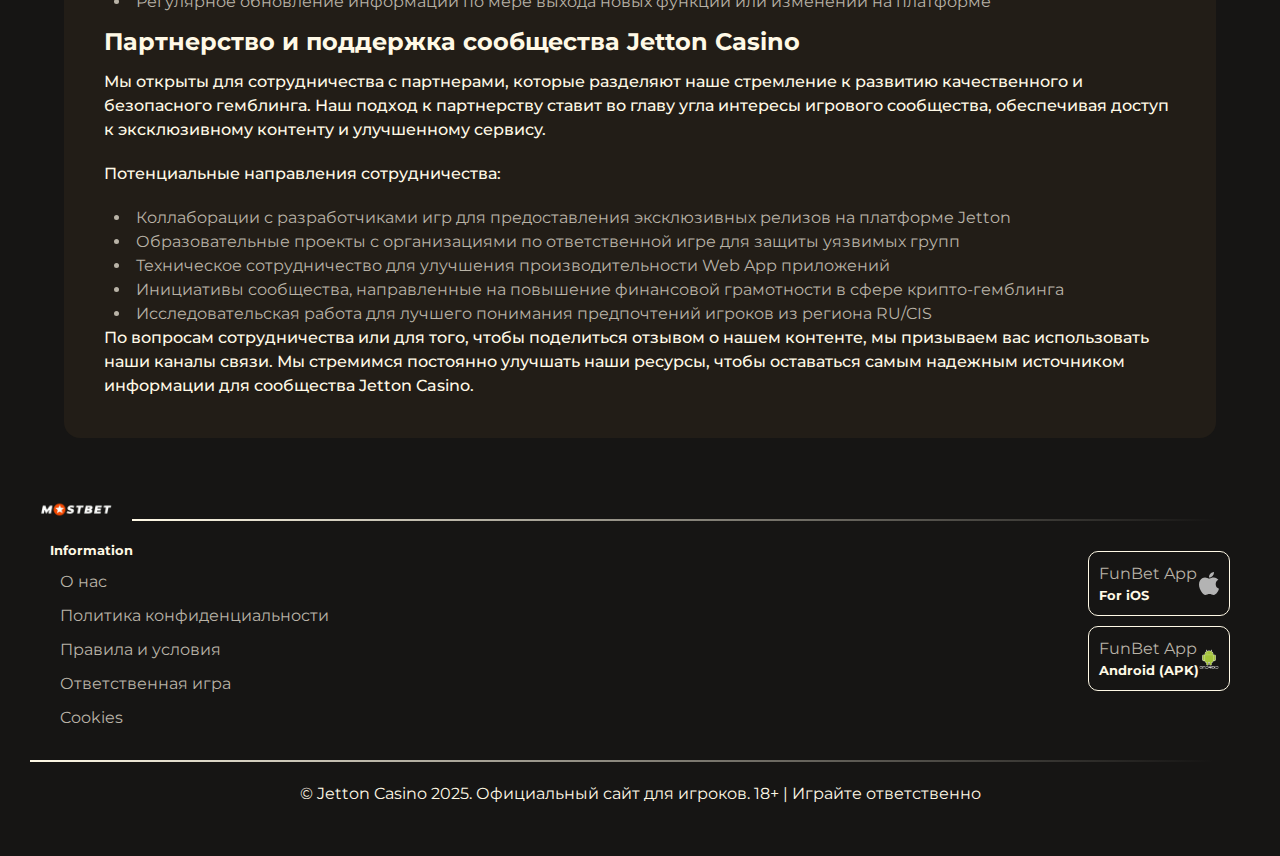
<file: about-us/index.html>
<!DOCTYPE html>
<html lang="ru">
	<head>
		<meta charset="UTF-8" />
		<meta name="viewport" content="width=device-width, initial-scale=1.0" />
		<link rel="stylesheet" href="/style.css" />
		<link rel="shortcut icon" href="/favicon.ico" type="image/x-icon" />

		<title>Jetton Casino - Про нас</title>
		<meta
			name="description"
			content="Узнайте о всем, что касается Jetton Casino - советы, руководства, стратегии и последние обновления для игроков из России и стран СНГ."
		/>
		<meta name="robots" content="index, follow" />

		<meta property="og:title" content="Jetton Casino - Про нас" />
		<meta
			property="og:description"
			content="Узнайте о всем, что касается Jetton Casino - советы, руководства, стратегии и последние обновления для игроков из России и стран СНГ."
		/>
		<meta property="og:type" content="website" />
		<meta property="og:url" content="https://www.portal-aldan.ru/about-us/" />
		<meta
			property="og:image"
			content="https://www.portal-aldan.ru/img/logo.webp"
		/>

		<meta name="twitter:card" content="summary_large_image" />
		<meta name="twitter:title" content="Jetton Casino - Про нас" />
		<meta
			name="twitter:description"
			content="Узнайте о всем, что касается Jetton Casino - советы, руководства, стратегии и последние обновления для игроков из России и стран СНГ."
		/>
		<meta
			name="twitter:image"
			content="https://www.portal-aldan.ru/img/logo.webp"
		/>
	</head>

	<body>
		<header>
			<a href="/" class="header-logo"
				><img
					src="/img/logo.webp"
					alt="Logo FunBet Casino UK"
					width="40"
					height="40"
			/></a>

			<a href="/play/" rel="nofollow" content="noindex" class="red-btn">
				Играть сейчас
			</a>
		</header>

		<main>
			<div class="main-container">
				<h1>
					Jetton Casino - Ваш надежный гид в мире онлайн-гемблинга и криптовалют
				</h1>

				<p class="txt">
					Добро пожаловать на официальную информационную страницу Jetton Casino
					- ведущей платформы для игроков, ценящих инновации, безопасность и
					комфорт. Мы являемся главным ресурсом, где пользователи из России и
					стран СНГ могут найти исчерпывающую информацию, экспертные оценки и
					проверенные руководства по экосистеме Jetton. Наша цель - предоставить
					вам всё необходимое для качественной игры, обеспечивая при этом
					высочайшие стандарты защиты данных и честности.
				</p>

				<h2 class="title">
					Миссия Jetton Casino - Создание сильного сообщества игроков
				</h2>
				<p class="txt">
					Наша главная миссия - формирование активного и образованного
					сообщества игроков Jetton Games. Мы верим, что информированный игрок
					принимает более взвешенные решения, что ведет к ответственному и
					увлекательному процессу игры. Наша платформа служит центральным хабом,
					где пользователи могут узнавать о новейших интеграциях с Telegram,
					особенностях использования криптовалюты TON и делиться опытом.
				</p>

				<p class="txt">
					Мы стремимся создать прозрачную среду, в которой игроки могут уверенно
					ориентироваться в мире современного гемблинга. Благодаря подробным
					гайдам, честным обзорам и актуальным новостям, мы помогаем
					пользователям использовать все преимущества платформы, соблюдая
					принципы ответственной игры.
				</p>

				<h2 class="title">Как мы тестируем игры, бонусы и платежные методы</h2>
				<p class="txt">
					Наша методология тестирования строга и ориентирована на реальный
					пользовательский опыт. Каждый аспект платформы Jetton проходит
					тщательную проверку нашей командой экспертов, которые понимают
					уникальные потребности игроков, использующих как фиатные валюты (RUB),
					так и цифровые активы.
				</p>

				<p class="txt">Наш процесс тестирования включает:</p>
				<ul>
					<li>
						Игра на реальные деньги во всех основных категориях (слоты,
						Live-казино, Instant Games) для оценки отдачи и стабильности
					</li>
					<li>
						Глубокий анализ бонусной программы, включая проверку условий
						вейджера и доступности промокодов
					</li>
					<li>
						Тестирование скорости ввода и вывода средств через банковские карты
						РФ, P2P-сервисы и криптовалютные кошельки
					</li>
					<li>
						Проверка стабильности работы Telegram-бота и мобильной версии сайта
						на различных устройствах Android и iOS
					</li>
					<li>
						Оценка компетентности службы поддержки через сложные запросы и
						нестандартные ситуации
					</li>
					<li>
						Аудит безопасности и защиты данных в соответствии с международными
						стандартами лицензирования
					</li>
				</ul>

				<h2 class="title">Ключевые особенности платформы Jetton</h2>
				<p class="txt">
					Jetton выделяется на фоне конкурентов благодаря интеграции передовых
					технологий Web3 и классического казино. Наш анализ фокусируется на
					элементах, которые делают игру максимально удобной и выгодной для
					современного пользователя.
				</p>

				<p class="txt">Ключевые преимущества платформы включают:</p>
				<ul>
					<li>
						Обширная библиотека игр (более 5000 тайтлов) от ведущих мировых
						провайдеров
					</li>
					<li>
						Бесшовная интеграция с мессенджером Telegram для мгновенного доступа
						без лишних загрузок
					</li>
					<li>
						Молниеносные выплаты выигрышей, особенно при использовании USDT и
						TON
					</li>
					<li>
						Круглосуточная русскоязычная поддержка, готовая решить любой вопрос
						за минуты
					</li>
					<li>
						Инструменты ответственной игры, позволяющие контролировать лимиты и
						время сессий
					</li>
					<li>
						Регулярные турниры и сетевые акции с крупными призовыми фондами
					</li>
				</ul>

				<h2 class="title">
					Наш подход к обзорам - Честность, Прозрачность и Объективность
				</h2>
				<p class="txt">
					Прозрачность и честность - фундамент нашей работы. Мы сохраняем полную
					редакционную независимость и предоставляем непредвзятые оценки,
					основанные на реальном опыте. Наши обзоры учитывают факторы, важные
					для русскоязычной аудитории, включая удобство платежей в рублях и
					доступность сервисов без VPN (через зеркала или бот).
				</p>

				<p class="txt">Каждый обзор проходит многоэтапную проверку:</p>
				<ul>
					<li>
						Первичное тестирование функционала несколькими членами команды для
						получения объективной картины
					</li>
					<li>
						Сравнение с отраслевыми стандартами и предложениями других
						крипто-казино
					</li>
					<li>
						Проверка актуальности лицензии и юридической информации о владельце
						бренда
					</li>
					<li>
						Оценка справедливости условий пользовательского соглашения и
						бонусной политики
					</li>
					<li>
						Мониторинг отзывов реальных игроков на независимых форумах и в
						социальных сетях
					</li>
					<li>
						Регулярное обновление информации по мере выхода новых функций или
						изменений на платформе
					</li>
				</ul>

				<h2 class="title">Партнерство и поддержка сообщества Jetton Casino</h2>
				<p class="txt">
					Мы открыты для сотрудничества с партнерами, которые разделяют наше
					стремление к развитию качественного и безопасного гемблинга. Наш
					подход к партнерству ставит во главу угла интересы игрового
					сообщества, обеспечивая доступ к эксклюзивному контенту и улучшенному
					сервису.
				</p>

				<p class="txt">Потенциальные направления сотрудничества:</p>
				<ul>
					<li>
						Коллаборации с разработчиками игр для предоставления эксклюзивных
						релизов на платформе Jetton
					</li>
					<li>
						Образовательные проекты с организациями по ответственной игре для
						защиты уязвимых групп
					</li>
					<li>
						Техническое сотрудничество для улучшения производительности Web App
						приложений
					</li>
					<li>
						Инициативы сообщества, направленные на повышение финансовой
						грамотности в сфере крипто-гемблинга
					</li>
					<li>
						Исследовательская работа для лучшего понимания предпочтений игроков
						из региона RU/CIS
					</li>
				</ul>

				<p class="txt">
					По вопросам сотрудничества или для того, чтобы поделиться отзывом о
					нашем контенте, мы призываем вас использовать наши каналы связи. Мы
					стремимся постоянно улучшать наши ресурсы, чтобы оставаться самым
					надежным источником информации для сообщества Jetton Casino.
				</p>
			</div>
		</main>

		<footer>
			<div class="f-logo">
				<a href="/play/" rel="nofollow" content="noindex">
					<img
						src="/img/logo.webp"
						alt="FunBet Casino UK logo"
						width="100"
						height="50"
					/>
				</a>
				<hr />
			</div>

			<div class="f-info">
				<div>
					<p class="f-txt">Information</p>
					<ul class="list">
						<li><a href="/about-us/">О нас</a></li>
						<li><a href="/privacy-policy/">Политика конфиденциальности</a></li>
						<li><a href="/terms-and-conditions/">Правила и условия</a></li>
						<li><a href="/responsible-gambling/">Ответственная игра</a></li>
						<li><a href="/cookie-policy/">Cookies</a></li>
					</ul>
				</div>

				<div>
					<a class="ios" href="/play/" rel="nofollow" content="noindex">
						<div>
							<p>FunBet App</p>
							<p class="f-txt">For iOS</p>
						</div>
						<img
							src="/img/Apple_logo_grey.svg"
							alt="Apple logo"
							width="20"
							height="20"
						/>
					</a>

					<a class="ios" href="/play/" rel="nofollow" content="noindex">
						<div>
							<p>FunBet App</p>
							<p class="f-txt">Android (APK)</p>
						</div>
						<img
							src="/img/Android_robot.svg.webp"
							alt="Android logo"
							width="20"
							height="20"
						/>
					</a>
				</div>
			</div>

			<hr />

			<p class="txt-f">
				© Jetton Casino 2025. Официальный сайт для игроков. 18+ | Играйте
				ответственно
			</p>
		</footer>
	</body>
</html>
</file>
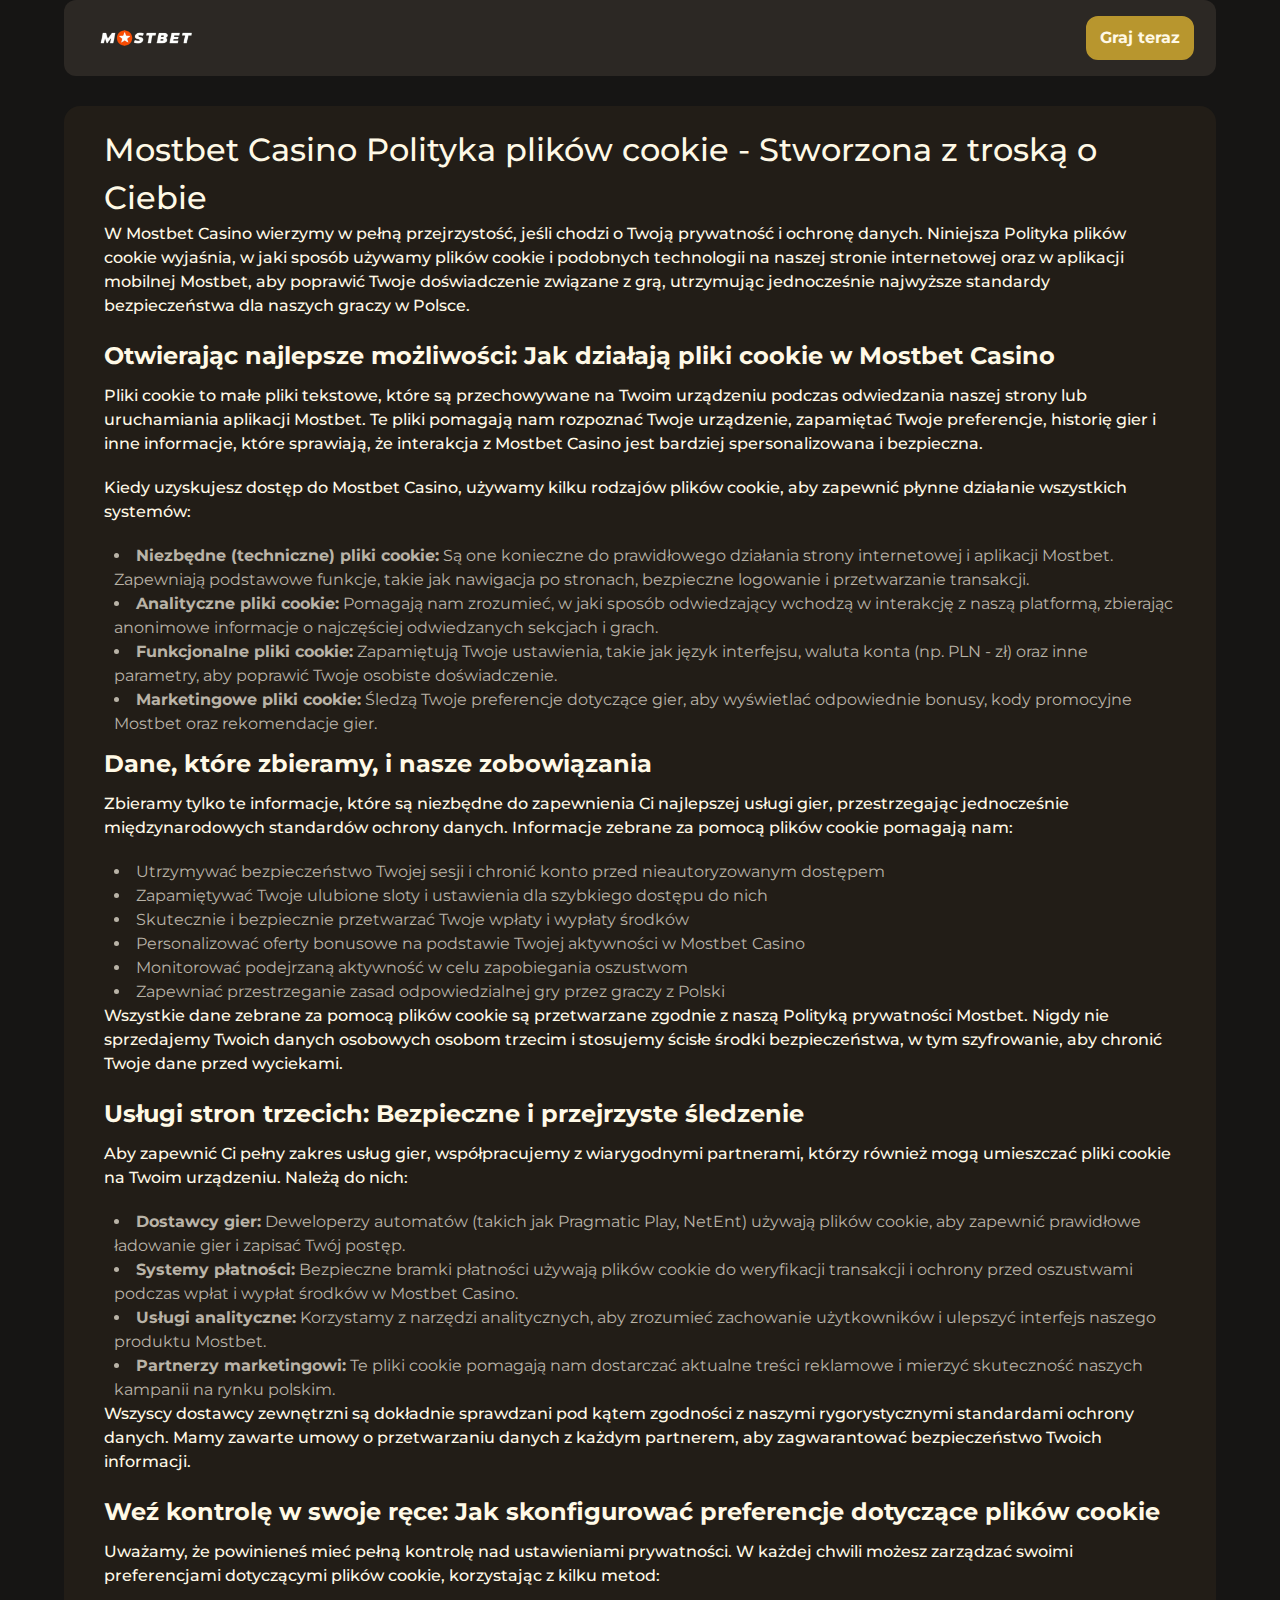
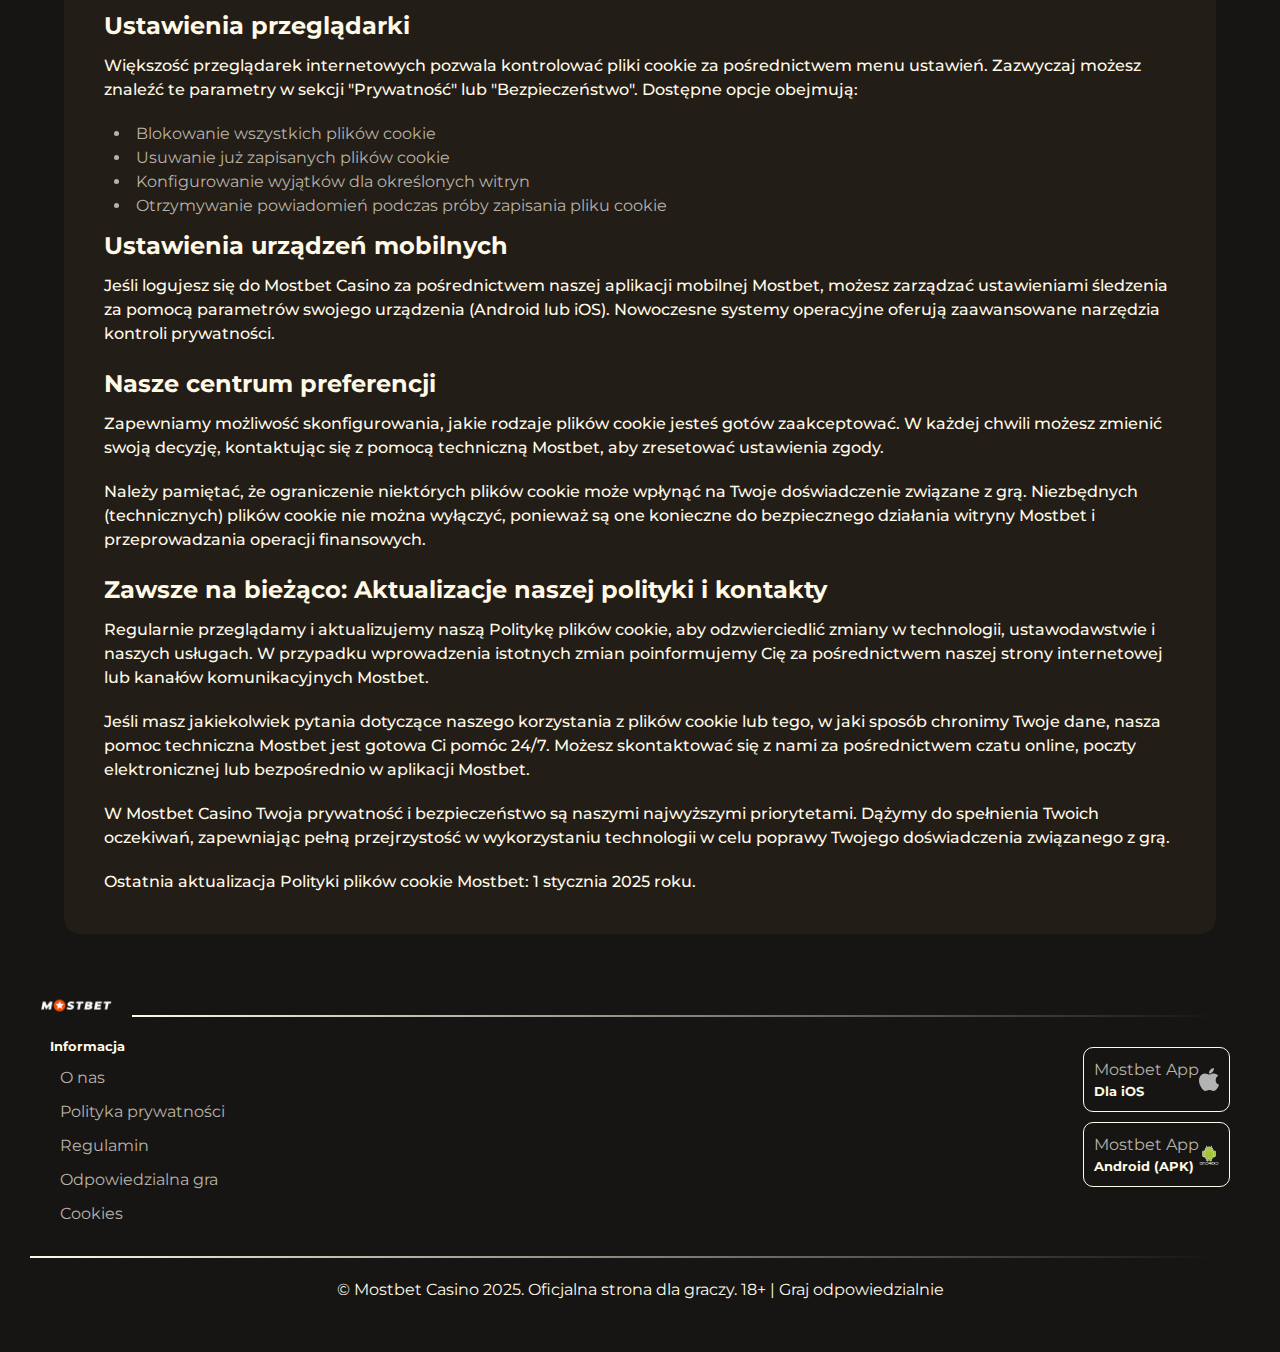
<file: cookie-policy/index.html>
<!DOCTYPE html>
<html lang="pl">

<head>
	<meta charset="UTF-8" />
	<meta name="viewport" content="width=device-width, initial-scale=1.0" />
	<link rel="stylesheet" href="/style.css" />
	<link rel="shortcut icon" href="/favicon.ico" type="image/x-icon" />

	<title>Mostbet Polska - Twoja prywatność jest naszym priorytetem</title>
	<meta name="description"
		content="W Mostbet Casino dokładamy wszelkich starań, aby chronić Twoje dane. Dowiedz się, jak pliki cookie poprawiają Twoje doświadczenie, jednocześnie zapewniając bezpieczeństwo danych osobowych i pełną przejrzystość." />
	<meta name="robots" content="index, follow" />

	<link rel="alternate" hreflang="pl-PL" href="https://karta-walk.pl/pl-pl/cookie-policy/">
	<link rel="canonical" href="https://karta-walk.pl/cookie-policy/">

	<meta property="og:title" content="Mostbet Polska - Twoja prywatność jest naszym priorytetem" />
	<meta property="og:description"
		content="W Mostbet Casino dokładamy wszelkich starań, aby chronić Twoje dane. Dowiedz się, jak pliki cookie poprawiają Twoje doświadczenie, jednocześnie zapewniając bezpieczeństwo danych osobowych i pełną przejrzystość." />
	<meta property="og:type" content="website" />
	<meta property="og:url" content="https://karta-walk.pl/cookie-policy/" />
	<meta property="og:image" content="https://karta-walk.pl/img/logo.webp" />

	<meta name="twitter:card" content="summary_large_image" />
	<meta name="twitter:title" content="Mostbet Polska - Twoja prywatność jest naszym priorytetem" />
	<meta name="twitter:description"
		content="W Mostbet Casino dokładamy wszelkich starań, aby chronić Twoje dane. Dowiedz się, jak pliki cookie poprawiają Twoje doświadczenie, jednocześnie zapewniając bezpieczeństwo danych osobowych i pełną przejrzystość." />
	<meta name="twitter:image" content="https://karta-walk.pl/img/logo.webp" />
</head>

<body>
	<header>
		<a href="/" class="header-logo"><img src="/img/logo.webp" alt="Logo Mostbet Casino" width="40" height="40" /></a>

		<a href="/play/" rel="nofollow" content="noindex" class="red-btn">
			Graj teraz
		</a>
	</header>

	<main>
		<div class="main-container">
			<h1>
				Mostbet Casino Polityka plików cookie - Stworzona z troską o Ciebie
			</h1>

			<p class="txt">
				W Mostbet Casino wierzymy w pełną przejrzystość, jeśli chodzi o Twoją prywatność i ochronę danych. Niniejsza
				Polityka plików cookie wyjaśnia, w jaki sposób używamy plików cookie i podobnych technologii na naszej stronie
				internetowej oraz w aplikacji mobilnej Mostbet, aby poprawić Twoje doświadczenie związane z grą, utrzymując
				jednocześnie najwyższe standardy bezpieczeństwa dla naszych graczy w Polsce.
			</p>

			<h2 class="title">
				Otwierając najlepsze możliwości: Jak działają pliki cookie w Mostbet Casino
			</h2>
			<p class="txt">
				Pliki cookie to małe pliki tekstowe, które są przechowywane na Twoim urządzeniu podczas odwiedzania naszej
				strony lub uruchamiania aplikacji Mostbet. Te pliki pomagają nam rozpoznać Twoje urządzenie, zapamiętać Twoje
				preferencje, historię gier i inne informacje, które sprawiają, że interakcja z Mostbet Casino jest bardziej
				spersonalizowana i bezpieczna.
			</p>

			<p class="txt">
				Kiedy uzyskujesz dostęp do Mostbet Casino, używamy kilku rodzajów plików cookie, aby zapewnić płynne działanie
				wszystkich systemów:
			</p>
			<ul>
				<li>
					<strong>Niezbędne (techniczne) pliki cookie:</strong> Są one konieczne do prawidłowego działania strony
					internetowej i aplikacji Mostbet. Zapewniają podstawowe funkcje, takie jak nawigacja po stronach, bezpieczne
					logowanie i przetwarzanie transakcji.
				</li>
				<li>
					<strong>Analityczne pliki cookie:</strong> Pomagają nam zrozumieć, w jaki sposób odwiedzający wchodzą w
					interakcję z naszą platformą, zbierając anonimowe informacje o najczęściej odwiedzanych sekcjach i grach.
				</li>
				<li>
					<strong>Funkcjonalne pliki cookie:</strong> Zapamiętują Twoje ustawienia, takie jak język interfejsu, waluta
					konta (np. PLN - zł) oraz inne parametry, aby poprawić Twoje osobiste doświadczenie.
				</li>
				<li>
					<strong>Marketingowe pliki cookie:</strong> Śledzą Twoje preferencje dotyczące gier, aby wyświetlać
					odpowiednie bonusy, kody promocyjne Mostbet oraz rekomendacje gier.
				</li>
			</ul>

			<h2 class="title">Dane, które zbieramy, i nasze zobowiązania</h2>
			<p class="txt">
				Zbieramy tylko te informacje, które są niezbędne do zapewnienia Ci najlepszej usługi gier, przestrzegając
				jednocześnie międzynarodowych standardów ochrony danych. Informacje zebrane za pomocą plików cookie pomagają
				nam:
			</p>
			<ul>
				<li>
					Utrzymywać bezpieczeństwo Twojej sesji i chronić konto przed nieautoryzowanym dostępem
				</li>
				<li>
					Zapamiętywać Twoje ulubione sloty i ustawienia dla szybkiego dostępu do nich
				</li>
				<li>
					Skutecznie i bezpiecznie przetwarzać Twoje wpłaty i wypłaty środków
				</li>
				<li>
					Personalizować oferty bonusowe na podstawie Twojej aktywności w Mostbet Casino
				</li>
				<li>
					Monitorować podejrzaną aktywność w celu zapobiegania oszustwom
				</li>
				<li>
					Zapewniać przestrzeganie zasad odpowiedzialnej gry przez graczy z Polski
				</li>
			</ul>

			<p class="txt">
				Wszystkie dane zebrane za pomocą plików cookie są przetwarzane zgodnie z naszą Polityką prywatności Mostbet.
				Nigdy nie sprzedajemy Twoich danych osobowych osobom trzecim i stosujemy ścisłe środki bezpieczeństwa, w tym
				szyfrowanie, aby chronić Twoje dane przed wyciekami.
			</p>

			<h2 class="title">
				Usługi stron trzecich: Bezpieczne i przejrzyste śledzenie
			</h2>
			<p class="txt">
				Aby zapewnić Ci pełny zakres usług gier, współpracujemy z wiarygodnymi partnerami, którzy również mogą
				umieszczać pliki cookie na Twoim urządzeniu. Należą do nich:
			</p>
			<ul>
				<li>
					<strong>Dostawcy gier:</strong> Deweloperzy automatów (takich jak Pragmatic Play, NetEnt) używają plików
					cookie, aby zapewnić prawidłowe ładowanie gier i zapisać Twój postęp.
				</li>
				<li>
					<strong>Systemy płatności:</strong> Bezpieczne bramki płatności używają plików cookie do weryfikacji
					transakcji i ochrony przed oszustwami podczas wpłat i wypłat środków w Mostbet Casino.
				</li>
				<li>
					<strong>Usługi analityczne:</strong> Korzystamy z narzędzi analitycznych, aby zrozumieć zachowanie
					użytkowników i ulepszyć interfejs naszego produktu Mostbet.
				</li>
				<li>
					<strong>Partnerzy marketingowi:</strong> Te pliki cookie pomagają nam dostarczać aktualne treści reklamowe i
					mierzyć skuteczność naszych kampanii na rynku polskim.
				</li>
			</ul>

			<p class="txt">
				Wszyscy dostawcy zewnętrzni są dokładnie sprawdzani pod kątem zgodności z naszymi rygorystycznymi standardami
				ochrony danych. Mamy zawarte umowy o przetwarzaniu danych z każdym partnerem, aby zagwarantować bezpieczeństwo
				Twoich informacji.
			</p>

			<h2 class="title">
				Weź kontrolę w swoje ręce: Jak skonfigurować preferencje dotyczące plików cookie
			</h2>
			<p class="txt">
				Uważamy, że powinieneś mieć pełną kontrolę nad ustawieniami prywatności. W każdej chwili możesz zarządzać swoimi
				preferencjami dotyczącymi plików cookie, korzystając z kilku metod:
			</p>

			<h3 class="title">Ustawienia przeglądarki</h3>
			<p class="txt">
				Większość przeglądarek internetowych pozwala kontrolować pliki cookie za pośrednictwem menu ustawień. Zazwyczaj
				możesz znaleźć te parametry w sekcji "Prywatność" lub "Bezpieczeństwo". Dostępne opcje obejmują:
			</p>
			<ul>
				<li>Blokowanie wszystkich plików cookie</li>
				<li>Usuwanie już zapisanych plików cookie</li>
				<li>Konfigurowanie wyjątków dla określonych witryn</li>
				<li>Otrzymywanie powiadomień podczas próby zapisania pliku cookie</li>
			</ul>

			<h3 class="title">Ustawienia urządzeń mobilnych</h3>
			<p class="txt">
				Jeśli logujesz się do Mostbet Casino za pośrednictwem naszej aplikacji mobilnej Mostbet, możesz zarządzać
				ustawieniami śledzenia za pomocą parametrów swojego urządzenia (Android lub iOS). Nowoczesne systemy operacyjne
				oferują zaawansowane narzędzia kontroli prywatności.
			</p>

			<h3 class="title">Nasze centrum preferencji</h3>
			<p class="txt">
				Zapewniamy możliwość skonfigurowania, jakie rodzaje plików cookie jesteś gotów zaakceptować. W każdej chwili
				możesz zmienić swoją decyzję, kontaktując się z pomocą techniczną Mostbet, aby zresetować ustawienia zgody.
			</p>

			<p class="txt">
				Należy pamiętać, że ograniczenie niektórych plików cookie może wpłynąć na Twoje doświadczenie związane z grą.
				Niezbędnych (technicznych) plików cookie nie można wyłączyć, ponieważ są one konieczne do bezpiecznego działania
				witryny Mostbet i przeprowadzania operacji finansowych.
			</p>

			<h2 class="title">
				Zawsze na bieżąco: Aktualizacje naszej polityki i kontakty
			</h2>
			<p class="txt">
				Regularnie przeglądamy i aktualizujemy naszą Politykę plików cookie, aby odzwierciedlić zmiany w technologii,
				ustawodawstwie i naszych usługach. W przypadku wprowadzenia istotnych zmian poinformujemy Cię za pośrednictwem
				naszej strony internetowej lub kanałów komunikacyjnych Mostbet.
			</p>

			<p class="txt">
				Jeśli masz jakiekolwiek pytania dotyczące naszego korzystania z plików cookie lub tego, w jaki sposób chronimy
				Twoje dane, nasza pomoc techniczna Mostbet jest gotowa Ci pomóc 24/7. Możesz skontaktować się z nami za
				pośrednictwem czatu online, poczty elektronicznej lub bezpośrednio w aplikacji Mostbet.
			</p>

			<p class="txt">
				W Mostbet Casino Twoja prywatność i bezpieczeństwo są naszymi najwyższymi priorytetami. Dążymy do spełnienia
				Twoich oczekiwań, zapewniając pełną przejrzystość w wykorzystaniu technologii w celu poprawy Twojego
				doświadczenia związanego z grą.
			</p>

			<p class="txt">
				Ostatnia aktualizacja Polityki plików cookie Mostbet: 1 stycznia 2025 roku.
			</p>
		</div>
	</main>

	<footer>
		<div class="f-logo">
			<a href="/play/" rel="nofollow" content="noindex">
				<img src="/img/logo.webp" alt="Mostbet Casino logo" width="100" height="50" />
			</a>
			<hr />
		</div>

		<div class="f-info">
			<div>
				<p class="f-txt">Informacja</p>
				<ul class="list">
					<li><a href="/about-us/">O nas</a></li>
					<li><a href="/privacy-policy/">Polityka prywatności</a></li>
					<li><a href="/terms-and-conditions/">Regulamin</a></li>
					<li><a href="/responsible-gambling/">Odpowiedzialna gra</a></li>
					<li><a href="/cookie-policy/">Cookies</a></li>
				</ul>
			</div>

			<div>
				<a class="ios" href="/play/" rel="nofollow" content="noindex">
					<div>
						<p>Mostbet App</p>
						<p class="f-txt">Dla iOS</p>
					</div>
					<img src="/img/Apple_logo_grey.svg" alt="Apple logo" width="20" height="20" />
				</a>

				<a class="ios" href="/play/" rel="nofollow" content="noindex">
					<div>
						<p>Mostbet App</p>
						<p class="f-txt">Android (APK)</p>
					</div>
					<img src="/img/Android_robot.svg.webp" alt="Android logo" width="20" height="20" />
				</a>
			</div>
		</div>

		<hr />

		<p class="txt-f">
			© Mostbet Casino 2025. Oficjalna strona dla graczy. 18+ | Graj odpowiedzialnie
		</p>
	</footer>
</body>

</html>
</file>
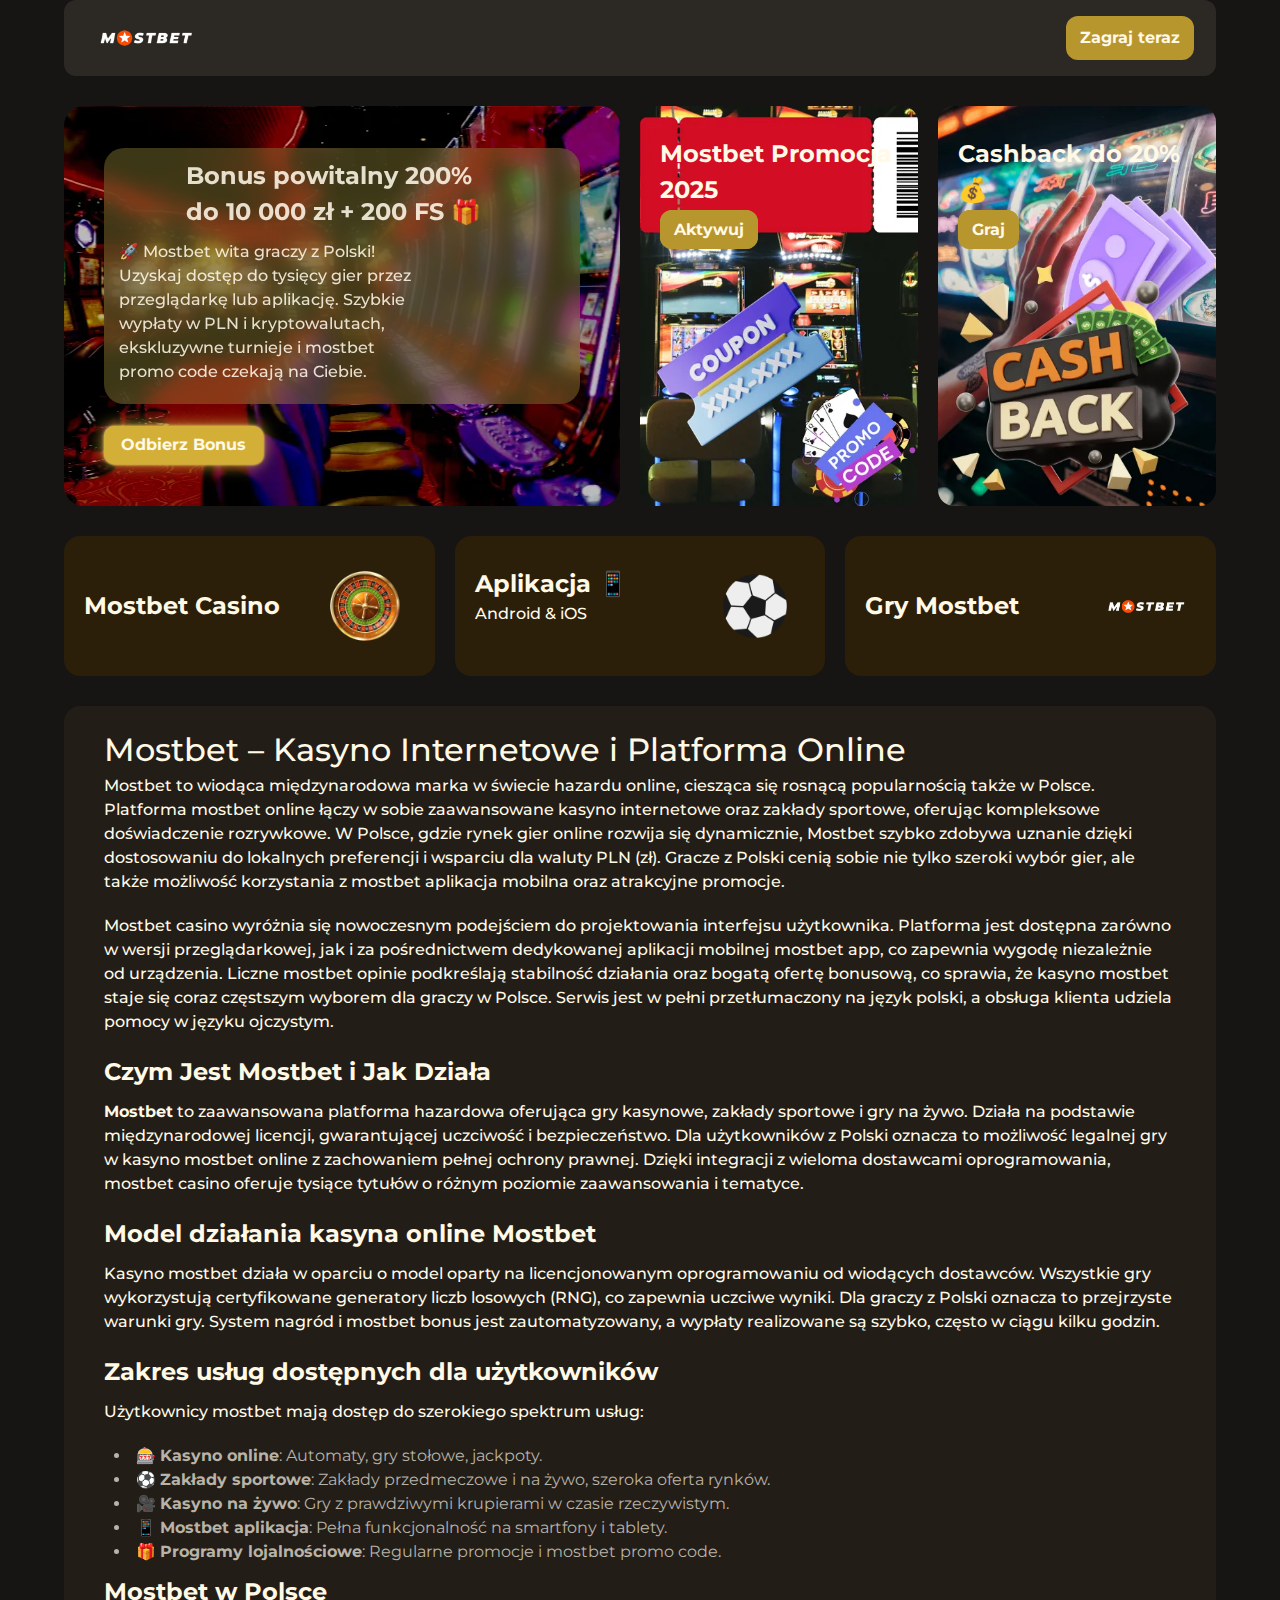
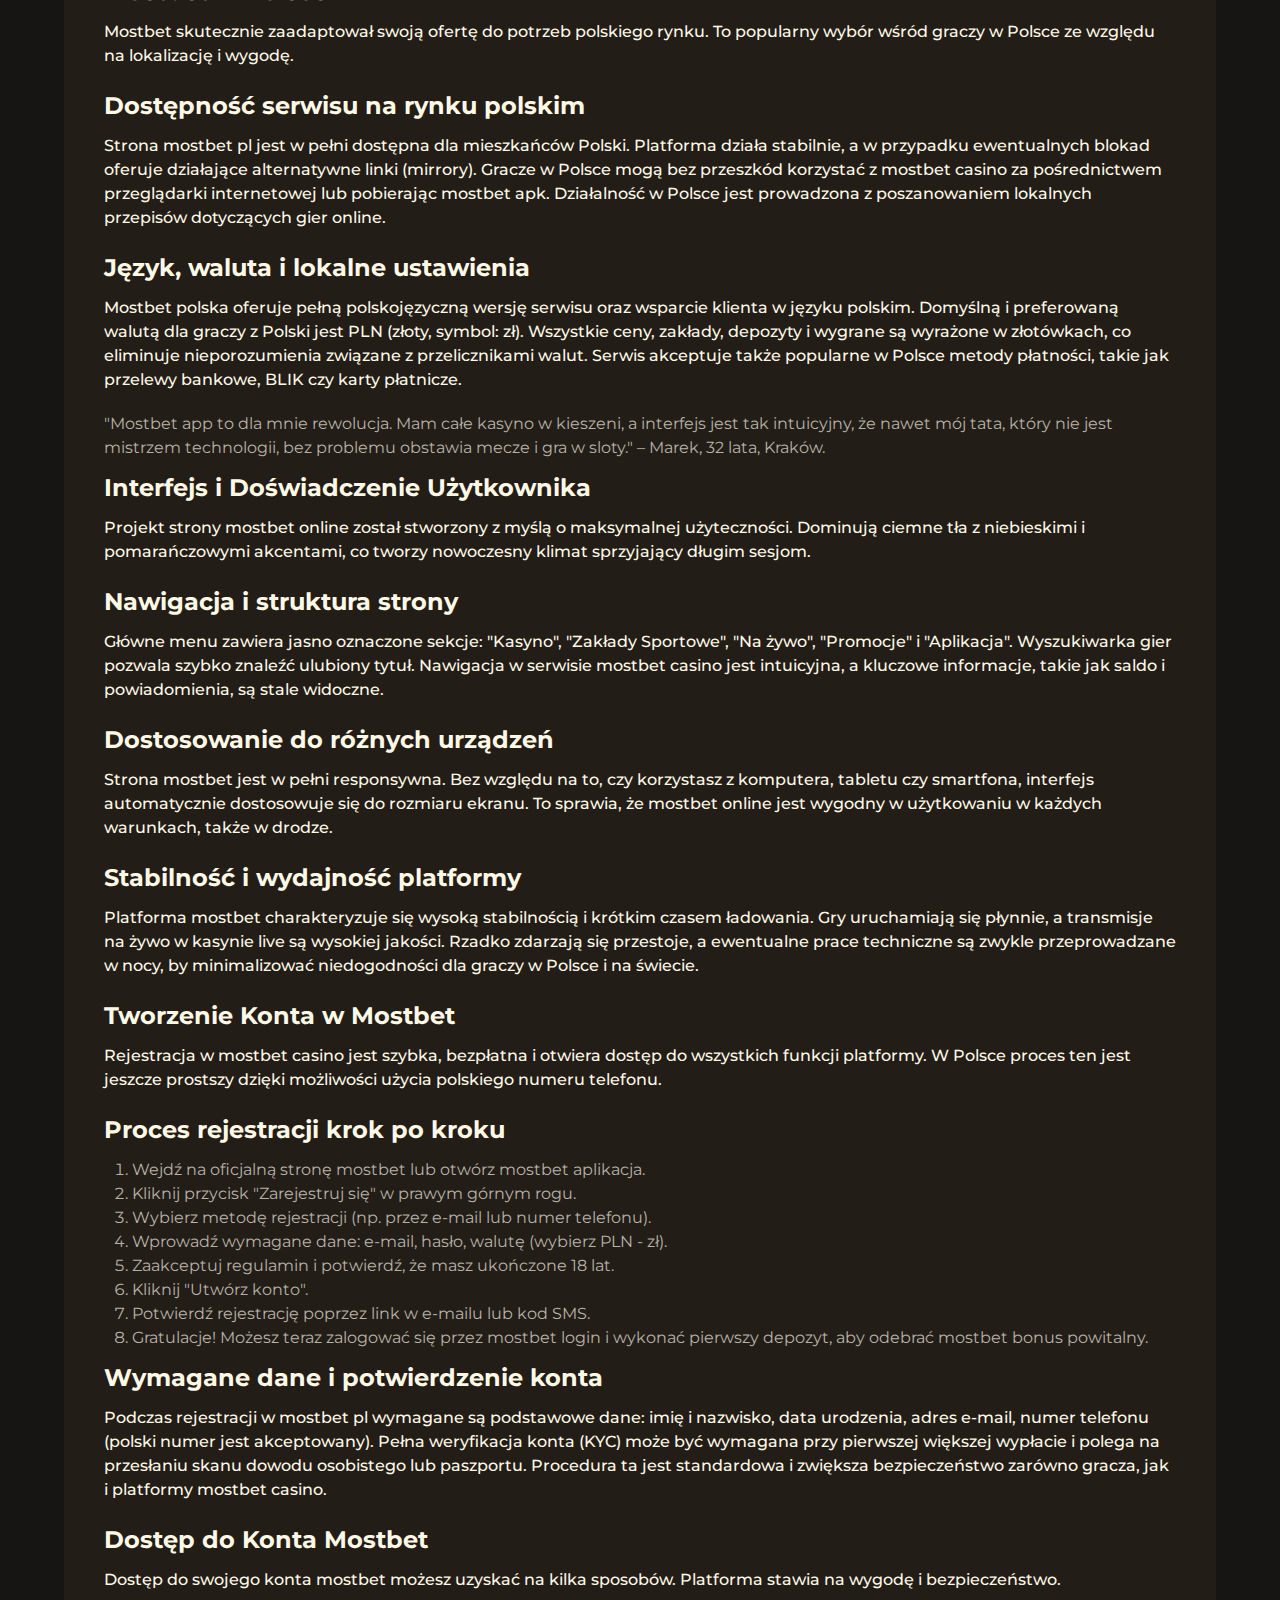
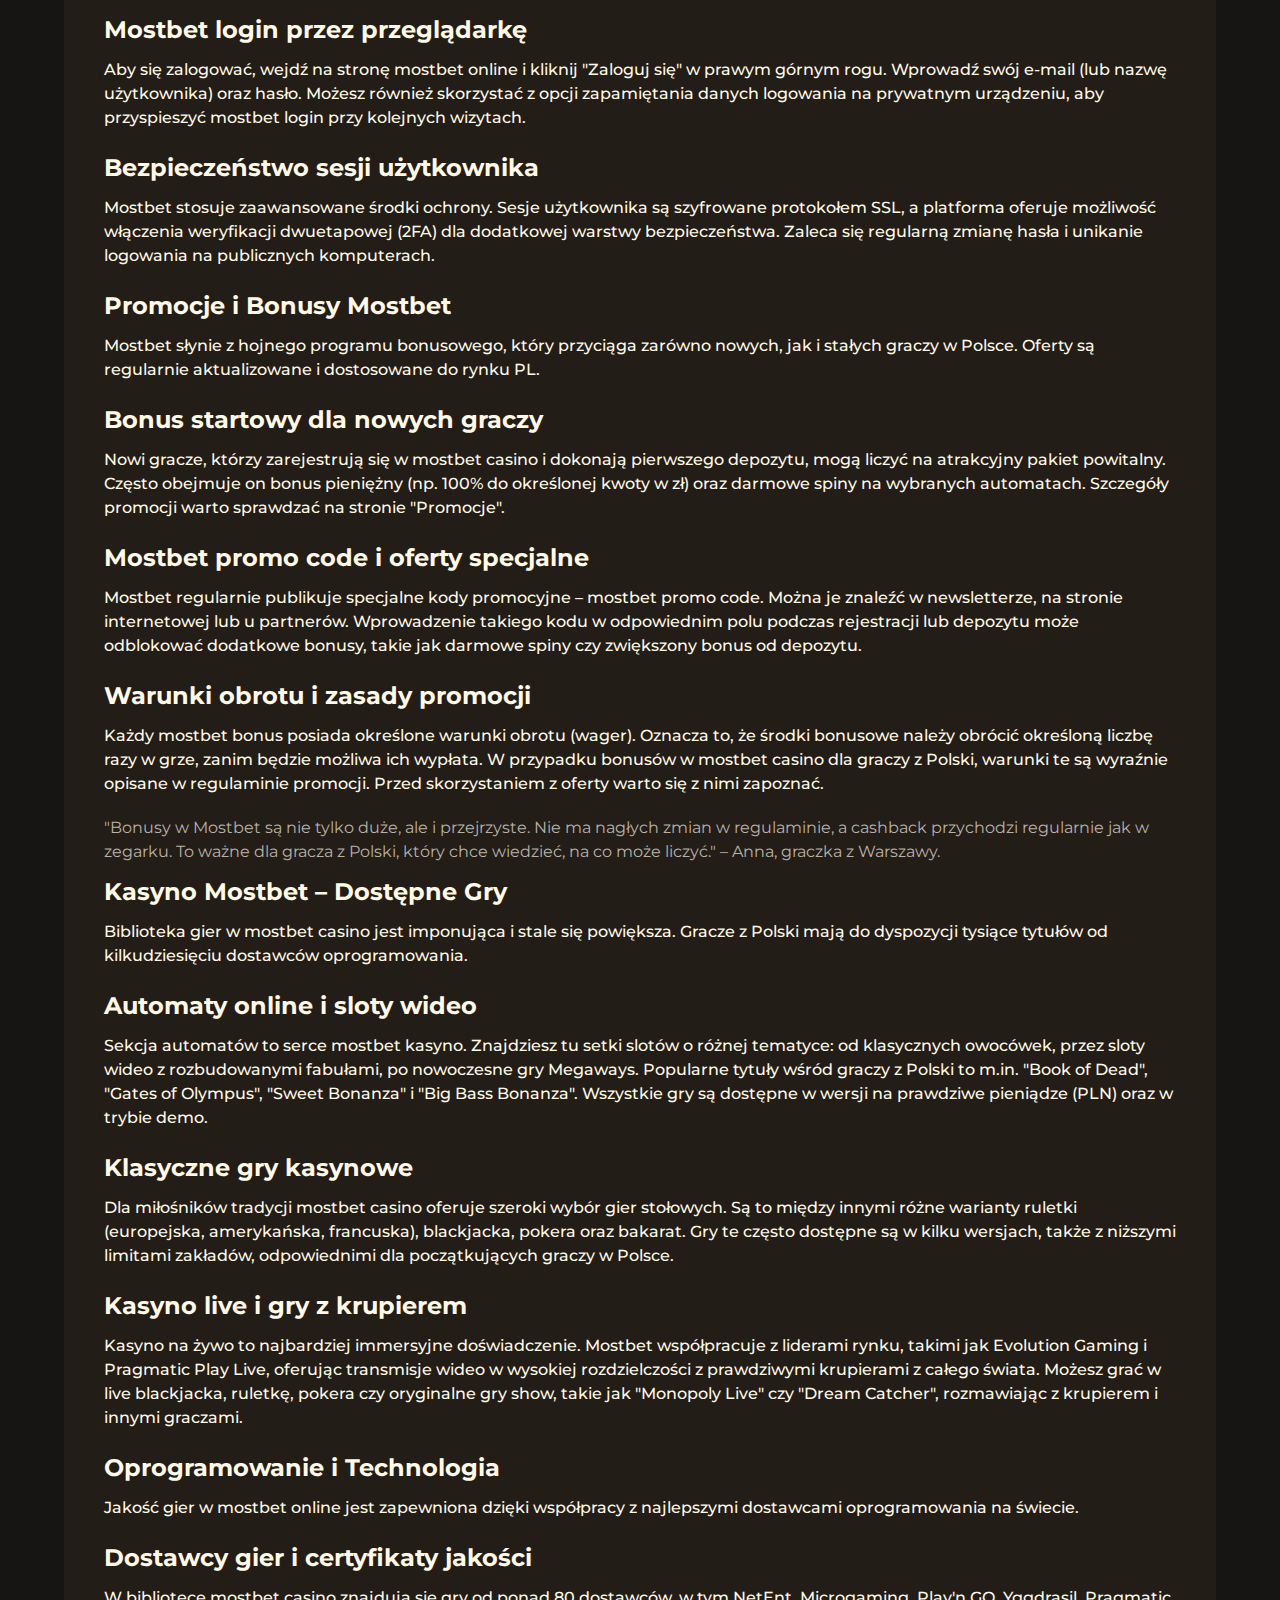
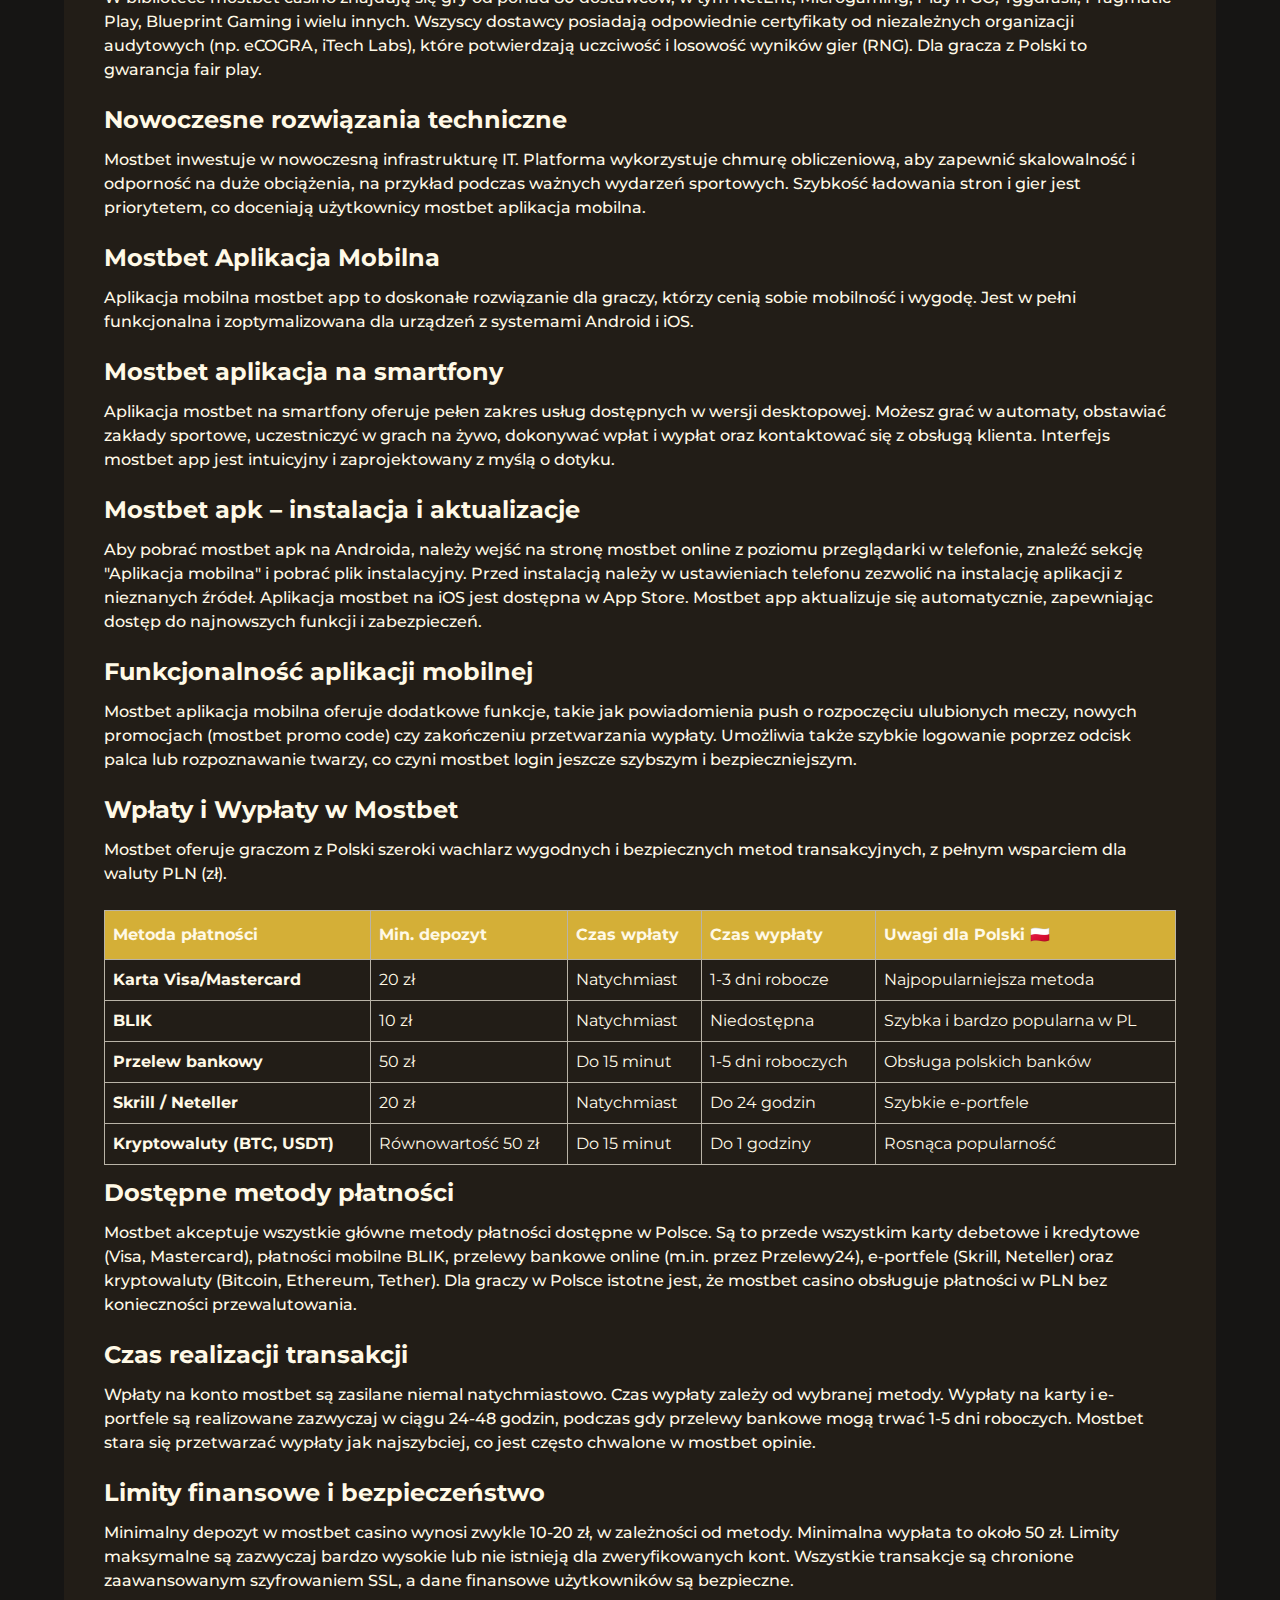
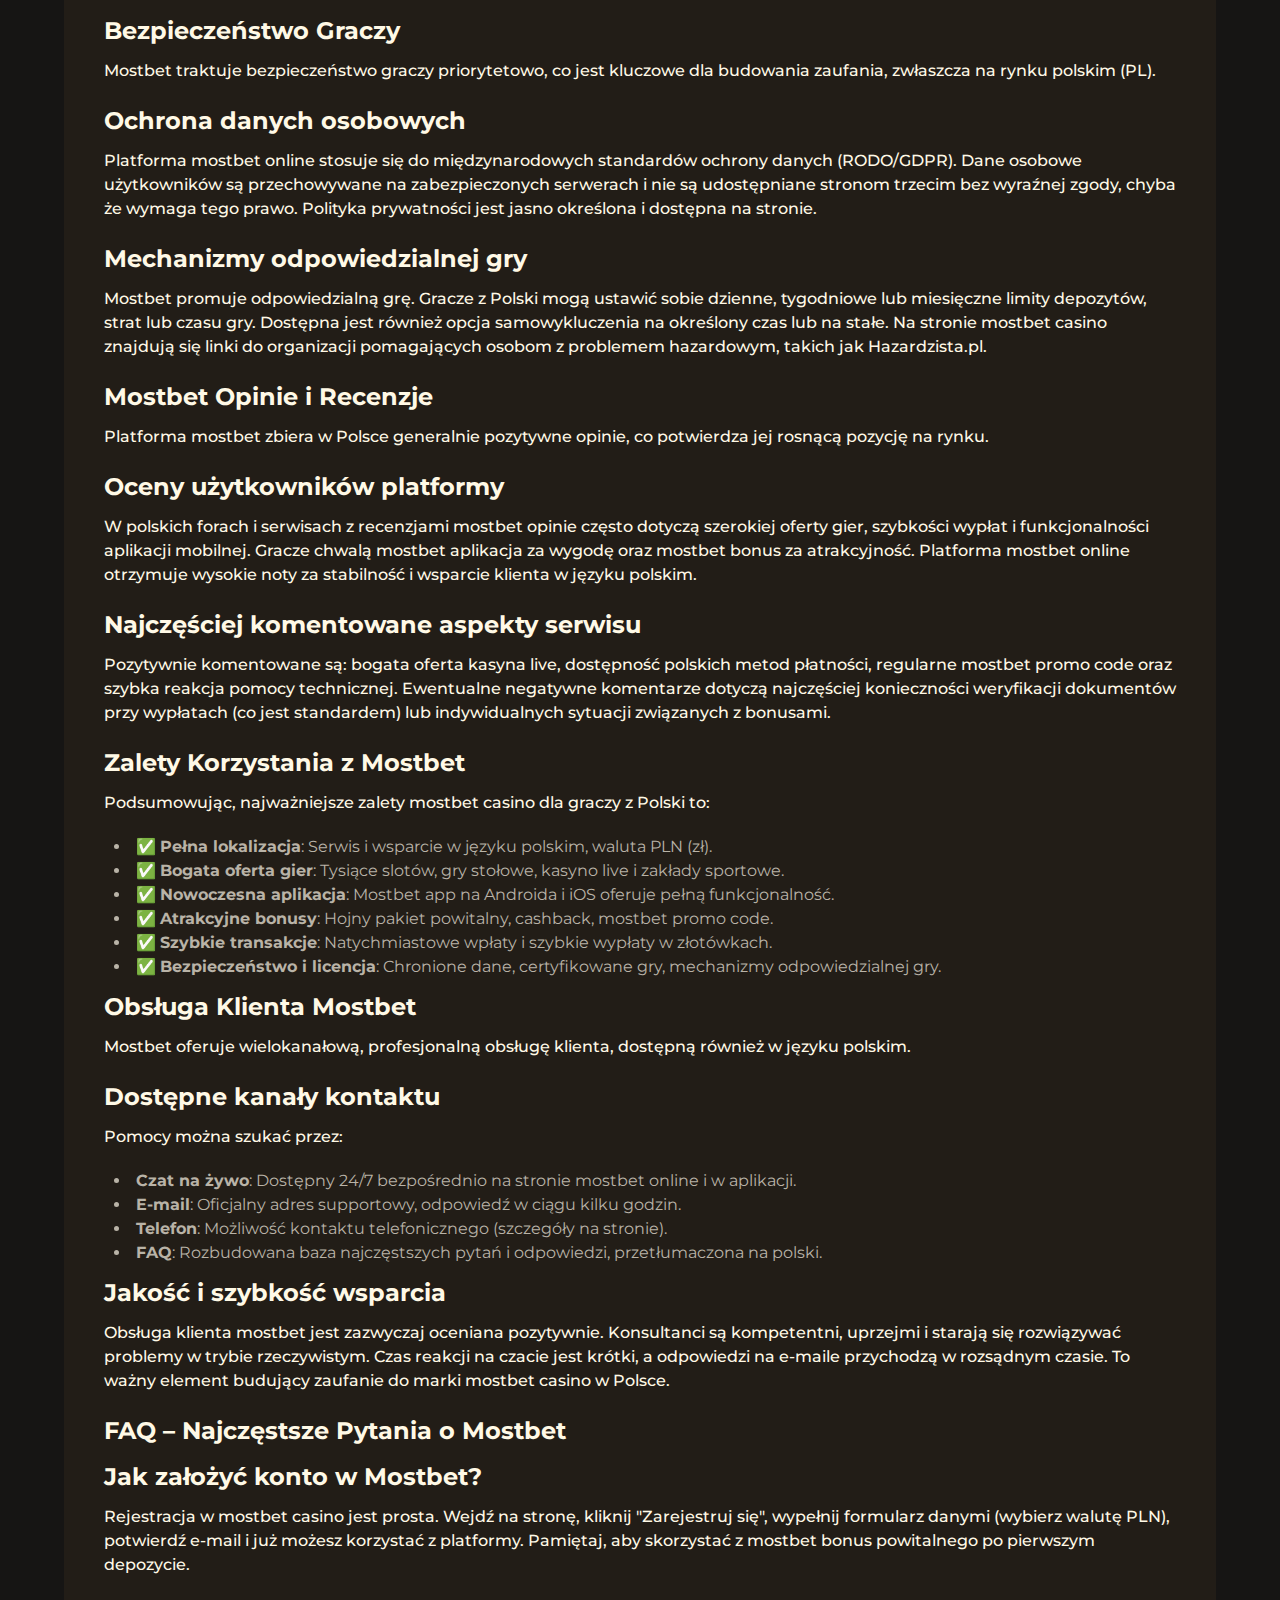
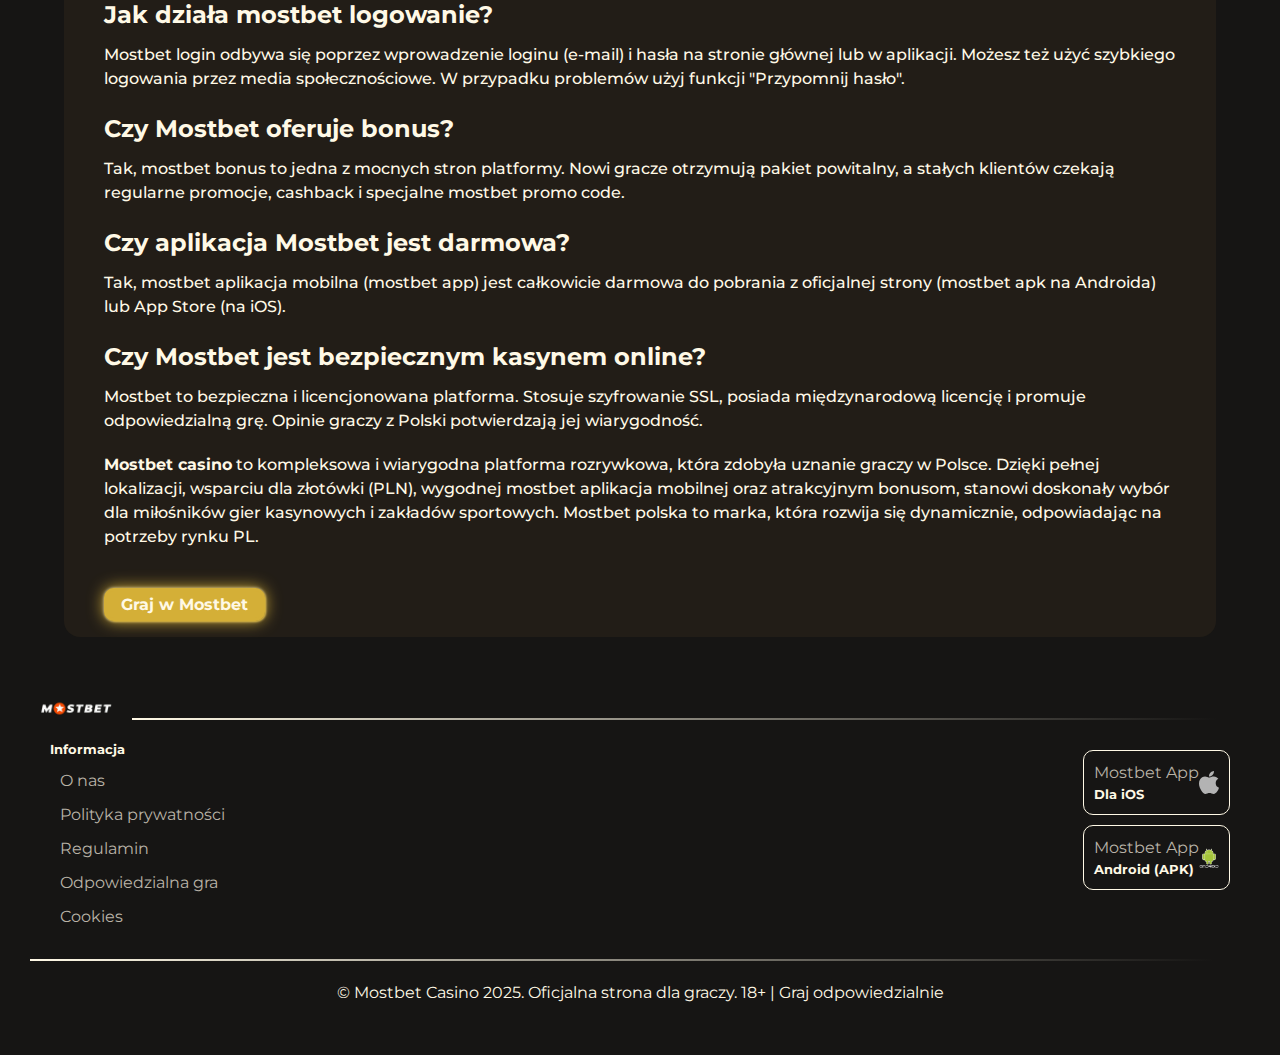
<file: pl-pl/index.html>
<!DOCTYPE html>
<html lang="pl-PL">

<head>
    <meta charset="UTF-8">
    <meta name="viewport" content="width=device-width, initial-scale=1.0">
    <link rel="stylesheet" href="/style.css">
    <link rel="shortcut icon" href="/favicon.ico" type="image/x-icon">

    <title>Mostbet Polska 🎰 Kasyno Internetowe, Logowanie i Aplikacja</title>
    <meta name="description"
        content="Mostbet to międzynarodowe kasyno online dostępne w Polsce. Sprawdź funkcje platformy, możliwości logowania, aplikację mobilną, bonusy oraz opinie graczy.">
    <meta name="robots" content="index, follow">

    <link rel="alternate" hreflang="pl-PL" href="https://karta-walk.pl/pl-pl/">
    <link rel="alternate" hreflang="x-default" href="https://karta-walk.pl/">
    <link rel="canonical" href="https://karta-walk.pl/pl-pl/">

    <meta property="og:title" content="Mostbet Polska 🎰 Kasyno Internetowe, Logowanie i Aplikacja">
    <meta property="og:description"
        content="Mostbet to międzynarodowe kasyno online dostępne w Polsce. Sprawdź funkcje platformy, możliwości logowania, aplikację mobilną, bonusy oraz opinie graczy.">
    <meta property="og:type" content="website">
    <meta property="og:url" content="https://karta-walk.pl/">
    <meta property="og:image" content="https://karta-walk.pl/img/logo.webp">

    <meta name="twitter:card" content="summary_large_image">
    <meta name="twitter:title" content="Mostbet Polska 🎰 Kasyno Internetowe, Logowanie i Aplikacja">
    <meta name="twitter:description"
        content="Mostbet to międzynarodowe kasyno online dostępne w Polsce. Sprawdź funkcje platformy, możliwości logowania, aplikację mobilną, bonusy oraz opinie graczy.">
    <meta name="twitter:image" content="https://karta-walk.pl/img/logo.webp">

    <script type="application/ld+json">
  {
    "@context": "https://schema.org",
    "@type": "WebSite",
    "name": "Mostbet Casino",
    "url": "https://karta-walk.pl/",
    "potentialAction": {
      "@type": "SearchAction",
      "target": "https://karta-walk.pl/?s={search_term_string}",
      "query-input": "required name=search_term_string"
    }
  }
  </script>

    <script type="application/ld+json">
  {
    "@context": "https://schema.org",
    "@type": "Organization",
    "name": "Mostbet Casino",
    "url": "https://karta-walk.pl/",
    "logo": "https://karta-walk.pl/img/logo.webp",
    "sameAs": [
      "https://www.facebook.com/",
      "https://twitter.com/",
      "https://www.instagram.com/"
    ]
  }
  </script>

    <script type="application/ld+json">
  {
    "@context": "https://schema.org",
    "@type": "WebPage",
    "name": "Mostbet – Kasyno Internetowe i Platforma Online",
    "url": "https://karta-walk.pl/",
    "description": "Mostbet to międzynarodowe kasyno online dostępne w Polsce. Sprawdź funkcje platformy, możliwości logowania, aplikację mobilną, bonusy oraz opinie graczy."
  }
  </script>

    <script type="application/ld+json">
    {
      "@context": "https://schema.org",
      "@type": "FAQPage",
      "mainEntity": [
        {
          "@type": "Question",
          "name": "Jak założyć konto w Mostbet?",
          "acceptedAnswer": {
            "@type": "Answer",
            "text": "Aby założyć konto, wejdź na stronę Mostbet, kliknij 'Zarejestruj się', podaj wymagane dane (e-mail, hasło), wybierz walutę PLN (zł) i potwierdź rejestrację poprzez link aktywacyjny wysłany na e-mail. W Polsce proces ten jest szybki i dostosowany do lokalnych wymogów."
          }
        },
        {
          "@type": "Question",
          "name": "Jak działa mostbet logowanie?",
          "acceptedAnswer": {
            "@type": "Answer",
            "text": "Logowanie w Mostbet jest proste. Wpisz swój e-mail lub nazwę użytkownika oraz hasło na stronie głównej. Możesz też użyć opcji szybkiego logowania przez media społecznościowe. W przypadku problemów z mostbet login, skorzystaj z opcji odzyskiwania hasła."
          }
        },
        {
          "@type": "Question",
          "name": "Czy Mostbet oferuje bonus?",
          "acceptedAnswer": {
            "@type": "Answer",
            "text": "Tak, Mostbet oferuje atrakcyjny bonus startowy dla nowych graczy w Polsce. Obejmuje on dodatek do pierwszego depozytu oraz darmowe spiny. Regularnie pojawiają się też mostbet promo code na dodatkowe korzyści."
          }
        },
        {
          "@type": "Question",
          "name": "Czy aplikacja Mostbet jest darmowa?",
          "acceptedAnswer": {
            "@type": "Answer",
            "text": "Tak, mostbet aplikacja jest całkowicie darmowa do pobrania. Mostbet apk na Androida można ściągnąć z oficjalnej strony, a użytkownicy iOS znajdą aplikację w App Store. Mostbet app oferuje pełną funkcjonalność."
          }
        },
        {
          "@type": "Question",
          "name": "Czy Mostbet jest bezpiecznym kasynem online?",
          "acceptedAnswer": {
            "@type": "Answer",
            "text": "Mostbet to bezpieczna i licencjonowana platforma. Stosuje szyfrowanie SSL, posiada certyfikaty bezpieczeństwa i promuje odpowiedzialną grę. Opinie graczy w Polsce potwierdzają jej wiarygodność."
          }
        }
      ]
    }
    </script>
</head>

<body>

    <header>
        <a href="/" class="header-logo"><img src="/img/logo.webp" alt="Logo Mostbet Casino" width="40" height="40"></a>

        <a href="/play/" rel="nofollow" content="noindex" class="red-btn">
            Zagraj teraz
        </a>

    </header>

    <main>
        <div class="main-banner">
            <div class="banner-container">
                <div class="title-box">
                    <p class="title">
                        Bonus powitalny 200% do 10 000 zł + 200 FS 🎁
                    </p>

                    <p class="txt">
                        🚀 Mostbet wita graczy z Polski! Uzyskaj dostęp do tysięcy gier przez przeglądarkę lub
                        aplikację. Szybkie wypłaty w PLN i kryptowalutach, ekskluzywne turnieje i mostbet promo code
                        czekają na Ciebie.
                    </p>
                </div>
                <a href="/play/" rel="nofollow" content="noindex" class="btn-dep">Odbierz Bonus</a>
            </div>

            <div class="banner-bonus-gift">
                <p class="title">
                    Mostbet Promocja 2025
                </p>

                <a href="/play/" rel="nofollow" content="noindex" class="red-btn">Aktywuj</a>
            </div>

            <div class="banner-bonus-cash">
                <p class="title">
                    Cashback do 20% 💰
                </p>

                <a href="/play/" rel="nofollow" content="noindex" class="red-btn">Graj</a>
            </div>
        </div>

        <div class="small-banner">
            <a class="sb-container" href="/play/" rel="nofollow" content="noindex">
                <p class="title">
                    Mostbet Casino
                </p>
                <img src="/img/roulette.webp" alt="Mostbet Games Icon" width="100" height="100">
            </a>

            <a class="sb-container" href="/play/" rel="nofollow" content="noindex">
                <div>
                    <p class="title">
                        Aplikacja 📱
                    </p>
                    <p class="txt">
                        Android & iOS
                    </p>
                </div>
                <img src="/img/football.webp" alt="Mostbet App Icon" width="100" height="100">
            </a>

            <a class="sb-container" href="/play/" rel="nofollow" content="noindex">
                <p class="title">
                    Gry Mostbet
                </p>
                <img src="/img/logo.webp" alt="Games Icon" width="100" height="100">
            </a>
        </div>

        <div class="main-container">
            <h1>Mostbet – Kasyno Internetowe i Platforma Online</h1>

            <p class="txt">
                Mostbet to wiodąca międzynarodowa marka w świecie hazardu online, ciesząca się rosnącą popularnością
                także w Polsce. Platforma mostbet online łączy w sobie zaawansowane kasyno internetowe oraz zakłady
                sportowe, oferując kompleksowe doświadczenie rozrywkowe. W Polsce, gdzie rynek gier online rozwija się
                dynamicznie, Mostbet szybko zdobywa uznanie dzięki dostosowaniu do lokalnych preferencji i wsparciu dla
                waluty PLN (zł). Gracze z Polski cenią sobie nie tylko szeroki wybór gier, ale także możliwość
                korzystania z mostbet aplikacja mobilna oraz atrakcyjne promocje.
            </p>

            <p class="txt">
                Mostbet casino wyróżnia się nowoczesnym podejściem do projektowania interfejsu użytkownika. Platforma
                jest dostępna zarówno w wersji przeglądarkowej, jak i za pośrednictwem dedykowanej aplikacji mobilnej
                mostbet app, co zapewnia wygodę niezależnie od urządzenia. Liczne mostbet opinie podkreślają stabilność
                działania oraz bogatą ofertę bonusową, co sprawia, że kasyno mostbet staje się coraz częstszym wyborem
                dla graczy w Polsce. Serwis jest w pełni przetłumaczony na język polski, a obsługa klienta udziela
                pomocy w języku ojczystym.
            </p>

            <h2 class="title">Czym Jest Mostbet i Jak Działa</h2>
            <p class="txt">
                <strong>Mostbet</strong> to zaawansowana platforma hazardowa oferująca gry kasynowe, zakłady sportowe i
                gry na żywo. Działa na podstawie międzynarodowej licencji, gwarantującej uczciwość i bezpieczeństwo. Dla
                użytkowników z Polski oznacza to możliwość legalnej gry w kasyno mostbet online z zachowaniem pełnej
                ochrony prawnej. Dzięki integracji z wieloma dostawcami oprogramowania, mostbet casino oferuje tysiące
                tytułów o różnym poziomie zaawansowania i tematyce.
            </p>

            <h3 class="title">Model działania kasyna online Mostbet</h3>
            <p class="txt">
                Kasyno mostbet działa w oparciu o model oparty na licencjonowanym oprogramowaniu od wiodących dostawców.
                Wszystkie gry wykorzystują certyfikowane generatory liczb losowych (RNG), co zapewnia uczciwe wyniki.
                Dla graczy z Polski oznacza to przejrzyste warunki gry. System nagród i mostbet bonus jest
                zautomatyzowany, a wypłaty realizowane są szybko, często w ciągu kilku godzin.
            </p>

            <h3 class="title">Zakres usług dostępnych dla użytkowników</h3>
            <p class="txt">
                Użytkownicy mostbet mają dostęp do szerokiego spektrum usług:
            </p>
            <ul>
                <li>🎰 <strong>Kasyno online</strong>: Automaty, gry stołowe, jackpoty.</li>
                <li>⚽ <strong>Zakłady sportowe</strong>: Zakłady przedmeczowe i na żywo, szeroka oferta rynków.</li>
                <li>🎥 <strong>Kasyno na żywo</strong>: Gry z prawdziwymi krupierami w czasie rzeczywistym.</li>
                <li>📱 <strong>Mostbet aplikacja</strong>: Pełna funkcjonalność na smartfony i tablety.</li>
                <li>🎁 <strong>Programy lojalnościowe</strong>: Regularne promocje i mostbet promo code.</li>
            </ul>

            <h2 class="title">Mostbet w Polsce</h2>
            <p class="txt">
                Mostbet skutecznie zaadaptował swoją ofertę do potrzeb polskiego rynku. To popularny wybór wśród graczy
                w Polsce ze względu na lokalizację i wygodę.
            </p>

            <h3 class="title">Dostępność serwisu na rynku polskim</h3>
            <p class="txt">
                Strona mostbet pl jest w pełni dostępna dla mieszkańców Polski. Platforma działa stabilnie, a w
                przypadku ewentualnych blokad oferuje działające alternatywne linki (mirrory). Gracze w Polsce mogą bez
                przeszkód korzystać z mostbet casino za pośrednictwem przeglądarki internetowej lub pobierając mostbet
                apk. Działalność w Polsce jest prowadzona z poszanowaniem lokalnych przepisów dotyczących gier online.
            </p>

            <h3 class="title">Język, waluta i lokalne ustawienia</h3>
            <p class="txt">
                Mostbet polska oferuje pełną polskojęzyczną wersję serwisu oraz wsparcie klienta w języku polskim.
                Domyślną i preferowaną walutą dla graczy z Polski jest PLN (złoty, symbol: zł). Wszystkie ceny, zakłady,
                depozyty i wygrane są wyrażone w złotówkach, co eliminuje nieporozumienia związane z przelicznikami
                walut. Serwis akceptuje także popularne w Polsce metody płatności, takie jak przelewy bankowe, BLIK czy
                karty płatnicze.
            </p>

            <p class="txt">
            <blockquote>"Mostbet app to dla mnie rewolucja. Mam całe kasyno w kieszeni, a interfejs jest tak intuicyjny,
                że nawet mój tata, który nie jest mistrzem technologii, bez problemu obstawia mecze i gra w sloty." –
                Marek, 32 lata, Kraków.</blockquote>
            </p>

            <h2 class="title">Interfejs i Doświadczenie Użytkownika</h2>
            <p class="txt">
                Projekt strony mostbet online został stworzony z myślą o maksymalnej użyteczności. Dominują ciemne tła z
                niebieskimi i pomarańczowymi akcentami, co tworzy nowoczesny klimat sprzyjający długim sesjom.
            </p>

            <h3 class="title">Nawigacja i struktura strony</h3>
            <p class="txt">
                Główne menu zawiera jasno oznaczone sekcje: "Kasyno", "Zakłady Sportowe", "Na żywo", "Promocje" i
                "Aplikacja". Wyszukiwarka gier pozwala szybko znaleźć ulubiony tytuł. Nawigacja w serwisie mostbet
                casino jest intuicyjna, a kluczowe informacje, takie jak saldo i powiadomienia, są stale widoczne.
            </p>

            <h3 class="title">Dostosowanie do różnych urządzeń</h3>
            <p class="txt">
                Strona mostbet jest w pełni responsywna. Bez względu na to, czy korzystasz z komputera, tabletu czy
                smartfona, interfejs automatycznie dostosowuje się do rozmiaru ekranu. To sprawia, że mostbet online
                jest wygodny w użytkowaniu w każdych warunkach, także w drodze.
            </p>

            <h3 class="title">Stabilność i wydajność platformy</h3>
            <p class="txt">
                Platforma mostbet charakteryzuje się wysoką stabilnością i krótkim czasem ładowania. Gry uruchamiają się
                płynnie, a transmisje na żywo w kasynie live są wysokiej jakości. Rzadko zdarzają się przestoje, a
                ewentualne prace techniczne są zwykle przeprowadzane w nocy, by minimalizować niedogodności dla graczy w
                Polsce i na świecie.
            </p>

            <h2 class="title">Tworzenie Konta w Mostbet</h2>
            <p class="txt">
                Rejestracja w mostbet casino jest szybka, bezpłatna i otwiera dostęp do wszystkich funkcji platformy. W
                Polsce proces ten jest jeszcze prostszy dzięki możliwości użycia polskiego numeru telefonu.
            </p>

            <h3 class="title">Proces rejestracji krok po kroku</h3>
            <ol>
                <li>Wejdź na oficjalną stronę mostbet lub otwórz mostbet aplikacja.</li>
                <li>Kliknij przycisk "Zarejestruj się" w prawym górnym rogu.</li>
                <li>Wybierz metodę rejestracji (np. przez e-mail lub numer telefonu).</li>
                <li>Wprowadź wymagane dane: e-mail, hasło, walutę (wybierz PLN - zł).</li>
                <li>Zaakceptuj regulamin i potwierdź, że masz ukończone 18 lat.</li>
                <li>Kliknij "Utwórz konto".</li>
                <li>Potwierdź rejestrację poprzez link w e-mailu lub kod SMS.</li>
                <li>Gratulacje! Możesz teraz zalogować się przez mostbet login i wykonać pierwszy depozyt, aby odebrać
                    mostbet bonus powitalny.</li>
            </ol>

            <h3 class="title">Wymagane dane i potwierdzenie konta</h3>
            <p class="txt">
                Podczas rejestracji w mostbet pl wymagane są podstawowe dane: imię i nazwisko, data urodzenia, adres
                e-mail, numer telefonu (polski numer jest akceptowany). Pełna weryfikacja konta (KYC) może być wymagana
                przy pierwszej większej wypłacie i polega na przesłaniu skanu dowodu osobistego lub paszportu. Procedura
                ta jest standardowa i zwiększa bezpieczeństwo zarówno gracza, jak i platformy mostbet casino.
            </p>

            <h2 class="title">Dostęp do Konta Mostbet</h2>
            <p class="txt">
                Dostęp do swojego konta mostbet możesz uzyskać na kilka sposobów. Platforma stawia na wygodę i
                bezpieczeństwo.
            </p>

            <h3 class="title">Mostbet login przez przeglądarkę</h3>
            <p class="txt">
                Aby się zalogować, wejdź na stronę mostbet online i kliknij "Zaloguj się" w prawym górnym rogu. Wprowadź
                swój e-mail (lub nazwę użytkownika) oraz hasło. Możesz również skorzystać z opcji zapamiętania danych
                logowania na prywatnym urządzeniu, aby przyspieszyć mostbet login przy kolejnych wizytach.
            </p>

            <h3 class="title">Bezpieczeństwo sesji użytkownika</h3>
            <p class="txt">
                Mostbet stosuje zaawansowane środki ochrony. Sesje użytkownika są szyfrowane protokołem SSL, a platforma
                oferuje możliwość włączenia weryfikacji dwuetapowej (2FA) dla dodatkowej warstwy bezpieczeństwa. Zaleca
                się regularną zmianę hasła i unikanie logowania na publicznych komputerach.
            </p>

            <h2 class="title">Promocje i Bonusy Mostbet</h2>
            <p class="txt">
                Mostbet słynie z hojnego programu bonusowego, który przyciąga zarówno nowych, jak i stałych graczy w
                Polsce. Oferty są regularnie aktualizowane i dostosowane do rynku PL.
            </p>

            <h3 class="title">Bonus startowy dla nowych graczy</h3>
            <p class="txt">
                Nowi gracze, którzy zarejestrują się w mostbet casino i dokonają pierwszego depozytu, mogą liczyć na
                atrakcyjny pakiet powitalny. Często obejmuje on bonus pieniężny (np. 100% do określonej kwoty w zł) oraz
                darmowe spiny na wybranych automatach. Szczegóły promocji warto sprawdzać na stronie "Promocje".
            </p>

            <h3 class="title">Mostbet promo code i oferty specjalne</h3>
            <p class="txt">
                Mostbet regularnie publikuje specjalne kody promocyjne – mostbet promo code. Można je znaleźć w
                newsletterze, na stronie internetowej lub u partnerów. Wprowadzenie takiego kodu w odpowiednim polu
                podczas rejestracji lub depozytu może odblokować dodatkowe bonusy, takie jak darmowe spiny czy
                zwiększony bonus od depozytu.
            </p>

            <h3 class="title">Warunki obrotu i zasady promocji</h3>
            <p class="txt">
                Każdy mostbet bonus posiada określone warunki obrotu (wager). Oznacza to, że środki bonusowe należy
                obrócić określoną liczbę razy w grze, zanim będzie możliwa ich wypłata. W przypadku bonusów w mostbet
                casino dla graczy z Polski, warunki te są wyraźnie opisane w regulaminie promocji. Przed skorzystaniem z
                oferty warto się z nimi zapoznać.
            </p>

            <p class="txt">
            <blockquote>"Bonusy w Mostbet są nie tylko duże, ale i przejrzyste. Nie ma nagłych zmian w regulaminie, a
                cashback przychodzi regularnie jak w zegarku. To ważne dla gracza z Polski, który chce wiedzieć, na co
                może liczyć." – Anna, graczka z Warszawy.</blockquote>
            </p>

            <h2 class="title">Kasyno Mostbet – Dostępne Gry</h2>
            <p class="txt">
                Biblioteka gier w mostbet casino jest imponująca i stale się powiększa. Gracze z Polski mają do
                dyspozycji tysiące tytułów od kilkudziesięciu dostawców oprogramowania.
            </p>

            <h3 class="title">Automaty online i sloty wideo</h3>
            <p class="txt">
                Sekcja automatów to serce mostbet kasyno. Znajdziesz tu setki slotów o różnej tematyce: od klasycznych
                owocówek, przez sloty wideo z rozbudowanymi fabułami, po nowoczesne gry Megaways. Popularne tytuły wśród
                graczy z Polski to m.in. "Book of Dead", "Gates of Olympus", "Sweet Bonanza" i "Big Bass Bonanza".
                Wszystkie gry są dostępne w wersji na prawdziwe pieniądze (PLN) oraz w trybie demo.
            </p>

            <h3 class="title">Klasyczne gry kasynowe</h3>
            <p class="txt">
                Dla miłośników tradycji mostbet casino oferuje szeroki wybór gier stołowych. Są to między innymi różne
                warianty ruletki (europejska, amerykańska, francuska), blackjacka, pokera oraz bakarat. Gry te często
                dostępne są w kilku wersjach, także z niższymi limitami zakładów, odpowiednimi dla początkujących graczy
                w Polsce.
            </p>

            <h3 class="title">Kasyno live i gry z krupierem</h3>
            <p class="txt">
                Kasyno na żywo to najbardziej immersyjne doświadczenie. Mostbet współpracuje z liderami rynku, takimi
                jak Evolution Gaming i Pragmatic Play Live, oferując transmisje wideo w wysokiej rozdzielczości z
                prawdziwymi krupierami z całego świata. Możesz grać w live blackjacka, ruletkę, pokera czy oryginalne
                gry show, takie jak "Monopoly Live" czy "Dream Catcher", rozmawiając z krupierem i innymi graczami.
            </p>

            <h2 class="title">Oprogramowanie i Technologia</h2>
            <p class="txt">
                Jakość gier w mostbet online jest zapewniona dzięki współpracy z najlepszymi dostawcami oprogramowania
                na świecie.
            </p>

            <h3 class="title">Dostawcy gier i certyfikaty jakości</h3>
            <p class="txt">
                W bibliotece mostbet casino znajdują się gry od ponad 80 dostawców, w tym NetEnt, Microgaming, Play'n
                GO, Yggdrasil, Pragmatic Play, Blueprint Gaming i wielu innych. Wszyscy dostawcy posiadają odpowiednie
                certyfikaty od niezależnych organizacji audytowych (np. eCOGRA, iTech Labs), które potwierdzają
                uczciwość i losowość wyników gier (RNG). Dla gracza z Polski to gwarancja fair play.
            </p>

            <h3 class="title">Nowoczesne rozwiązania techniczne</h3>
            <p class="txt">
                Mostbet inwestuje w nowoczesną infrastrukturę IT. Platforma wykorzystuje chmurę obliczeniową, aby
                zapewnić skalowalność i odporność na duże obciążenia, na przykład podczas ważnych wydarzeń sportowych.
                Szybkość ładowania stron i gier jest priorytetem, co doceniają użytkownicy mostbet aplikacja mobilna.
            </p>

            <h2 class="title">Mostbet Aplikacja Mobilna</h2>
            <p class="txt">
                Aplikacja mobilna mostbet app to doskonałe rozwiązanie dla graczy, którzy cenią sobie mobilność i
                wygodę. Jest w pełni funkcjonalna i zoptymalizowana dla urządzeń z systemami Android i iOS.
            </p>

            <h3 class="title">Mostbet aplikacja na smartfony</h3>
            <p class="txt">
                Aplikacja mostbet na smartfony oferuje pełen zakres usług dostępnych w wersji desktopowej. Możesz grać w
                automaty, obstawiać zakłady sportowe, uczestniczyć w grach na żywo, dokonywać wpłat i wypłat oraz
                kontaktować się z obsługą klienta. Interfejs mostbet app jest intuicyjny i zaprojektowany z myślą o
                dotyku.
            </p>

            <h3 class="title">Mostbet apk – instalacja i aktualizacje</h3>
            <p class="txt">
                Aby pobrać mostbet apk na Androida, należy wejść na stronę mostbet online z poziomu przeglądarki w
                telefonie, znaleźć sekcję "Aplikacja mobilna" i pobrać plik instalacyjny. Przed instalacją należy w
                ustawieniach telefonu zezwolić na instalację aplikacji z nieznanych źródeł. Aplikacja mostbet na iOS
                jest dostępna w App Store. Mostbet app aktualizuje się automatycznie, zapewniając dostęp do najnowszych
                funkcji i zabezpieczeń.
            </p>

            <h3 class="title">Funkcjonalność aplikacji mobilnej</h3>
            <p class="txt">
                Mostbet aplikacja mobilna oferuje dodatkowe funkcje, takie jak powiadomienia push o rozpoczęciu
                ulubionych meczy, nowych promocjach (mostbet promo code) czy zakończeniu przetwarzania wypłaty.
                Umożliwia także szybkie logowanie poprzez odcisk palca lub rozpoznawanie twarzy, co czyni mostbet login
                jeszcze szybszym i bezpieczniejszym.
            </p>

            <h2 class="title">Wpłaty i Wypłaty w Mostbet</h2>
            <p class="txt">
                Mostbet oferuje graczom z Polski szeroki wachlarz wygodnych i bezpiecznych metod transakcyjnych, z
                pełnym wsparciem dla waluty PLN (zł).
            </p>

            <div class="table-wrapper">
                <table>
                    <thead>
                        <tr>
                            <th>Metoda płatności</th>
                            <th>Min. depozyt</th>
                            <th>Czas wpłaty</th>
                            <th>Czas wypłaty</th>
                            <th>Uwagi dla Polski 🇵🇱</th>
                        </tr>
                    </thead>
                    <tbody>
                        <tr>
                            <td><strong>Karta Visa/Mastercard</strong></td>
                            <td>20 zł</td>
                            <td>Natychmiast</td>
                            <td>1-3 dni robocze</td>
                            <td>Najpopularniejsza metoda</td>
                        </tr>
                        <tr>
                            <td><strong>BLIK</strong></td>
                            <td>10 zł</td>
                            <td>Natychmiast</td>
                            <td>Niedostępna</td>
                            <td>Szybka i bardzo popularna w PL</td>
                        </tr>
                        <tr>
                            <td><strong>Przelew bankowy</strong></td>
                            <td>50 zł</td>
                            <td>Do 15 minut</td>
                            <td>1-5 dni roboczych</td>
                            <td>Obsługa polskich banków</td>
                        </tr>
                        <tr>
                            <td><strong>Skrill / Neteller</strong></td>
                            <td>20 zł</td>
                            <td>Natychmiast</td>
                            <td>Do 24 godzin</td>
                            <td>Szybkie e-portfele</td>
                        </tr>
                        <tr>
                            <td><strong>Kryptowaluty (BTC, USDT)</strong></td>
                            <td>Równowartość 50 zł</td>
                            <td>Do 15 minut</td>
                            <td>Do 1 godziny</td>
                            <td>Rosnąca popularność</td>
                        </tr>
                    </tbody>
                </table>
            </div>

            <h3 class="title">Dostępne metody płatności</h3>
            <p class="txt">
                Mostbet akceptuje wszystkie główne metody płatności dostępne w Polsce. Są to przede wszystkim karty
                debetowe i kredytowe (Visa, Mastercard), płatności mobilne BLIK, przelewy bankowe online (m.in. przez
                Przelewy24), e-portfele (Skrill, Neteller) oraz kryptowaluty (Bitcoin, Ethereum, Tether). Dla graczy w
                Polsce istotne jest, że mostbet casino obsługuje płatności w PLN bez konieczności przewalutowania.
            </p>

            <h3 class="title">Czas realizacji transakcji</h3>
            <p class="txt">
                Wpłaty na konto mostbet są zasilane niemal natychmiastowo. Czas wypłaty zależy od wybranej metody.
                Wypłaty na karty i e-portfele są realizowane zazwyczaj w ciągu 24-48 godzin, podczas gdy przelewy
                bankowe mogą trwać 1-5 dni roboczych. Mostbet stara się przetwarzać wypłaty jak najszybciej, co jest
                często chwalone w mostbet opinie.
            </p>

            <h3 class="title">Limity finansowe i bezpieczeństwo</h3>
            <p class="txt">
                Minimalny depozyt w mostbet casino wynosi zwykle 10-20 zł, w zależności od metody. Minimalna wypłata to
                około 50 zł. Limity maksymalne są zazwyczaj bardzo wysokie lub nie istnieją dla zweryfikowanych kont.
                Wszystkie transakcje są chronione zaawansowanym szyfrowaniem SSL, a dane finansowe użytkowników są
                bezpieczne.
            </p>

            <h2 class="title">Bezpieczeństwo Graczy</h2>
            <p class="txt">
                Mostbet traktuje bezpieczeństwo graczy priorytetowo, co jest kluczowe dla budowania zaufania, zwłaszcza
                na rynku polskim (PL).
            </p>

            <h3 class="title">Ochrona danych osobowych</h3>
            <p class="txt">
                Platforma mostbet online stosuje się do międzynarodowych standardów ochrony danych (RODO/GDPR). Dane
                osobowe użytkowników są przechowywane na zabezpieczonych serwerach i nie są udostępniane stronom trzecim
                bez wyraźnej zgody, chyba że wymaga tego prawo. Polityka prywatności jest jasno określona i dostępna na
                stronie.
            </p>

            <h3 class="title">Mechanizmy odpowiedzialnej gry</h3>
            <p class="txt">
                Mostbet promuje odpowiedzialną grę. Gracze z Polski mogą ustawić sobie dzienne, tygodniowe lub
                miesięczne limity depozytów, strat lub czasu gry. Dostępna jest również opcja samowykluczenia na
                określony czas lub na stałe. Na stronie mostbet casino znajdują się linki do organizacji pomagających
                osobom z problemem hazardowym, takich jak Hazardzista.pl.
            </p>

            <h2 class="title">Mostbet Opinie i Recenzje</h2>
            <p class="txt">
                Platforma mostbet zbiera w Polsce generalnie pozytywne opinie, co potwierdza jej rosnącą pozycję na
                rynku.
            </p>

            <h3 class="title">Oceny użytkowników platformy</h3>
            <p class="txt">
                W polskich forach i serwisach z recenzjami mostbet opinie często dotyczą szerokiej oferty gier,
                szybkości wypłat i funkcjonalności aplikacji mobilnej. Gracze chwalą mostbet aplikacja za wygodę oraz
                mostbet bonus za atrakcyjność. Platforma mostbet online otrzymuje wysokie noty za stabilność i wsparcie
                klienta w języku polskim.
            </p>

            <h3 class="title">Najczęściej komentowane aspekty serwisu</h3>
            <p class="txt">
                Pozytywnie komentowane są: bogata oferta kasyna live, dostępność polskich metod płatności, regularne
                mostbet promo code oraz szybka reakcja pomocy technicznej. Ewentualne negatywne komentarze dotyczą
                najczęściej konieczności weryfikacji dokumentów przy wypłatach (co jest standardem) lub indywidualnych
                sytuacji związanych z bonusami.
            </p>

            <h2 class="title">Zalety Korzystania z Mostbet</h2>
            <p class="txt">
                Podsumowując, najważniejsze zalety mostbet casino dla graczy z Polski to:
            </p>
            <ul>
                <li>✅ <strong>Pełna lokalizacja</strong>: Serwis i wsparcie w języku polskim, waluta PLN (zł).</li>
                <li>✅ <strong>Bogata oferta gier</strong>: Tysiące slotów, gry stołowe, kasyno live i zakłady sportowe.
                </li>
                <li>✅ <strong>Nowoczesna aplikacja</strong>: Mostbet app na Androida i iOS oferuje pełną funkcjonalność.
                </li>
                <li>✅ <strong>Atrakcyjne bonusy</strong>: Hojny pakiet powitalny, cashback, mostbet promo code.</li>
                <li>✅ <strong>Szybkie transakcje</strong>: Natychmiastowe wpłaty i szybkie wypłaty w złotówkach.</li>
                <li>✅ <strong>Bezpieczeństwo i licencja</strong>: Chronione dane, certyfikowane gry, mechanizmy
                    odpowiedzialnej gry.</li>
            </ul>

            <h2 class="title">Obsługa Klienta Mostbet</h2>
            <p class="txt">
                Mostbet oferuje wielokanałową, profesjonalną obsługę klienta, dostępną również w języku polskim.
            </p>

            <h3 class="title">Dostępne kanały kontaktu</h3>
            <p class="txt">
                Pomocy można szukać przez:
            </p>
            <ul>
                <li><strong>Czat na żywo</strong>: Dostępny 24/7 bezpośrednio na stronie mostbet online i w aplikacji.
                </li>
                <li><strong>E-mail</strong>: Oficjalny adres supportowy, odpowiedź w ciągu kilku godzin.</li>
                <li><strong>Telefon</strong>: Możliwość kontaktu telefonicznego (szczegóły na stronie).</li>
                <li><strong>FAQ</strong>: Rozbudowana baza najczęstszych pytań i odpowiedzi, przetłumaczona na polski.
                </li>
            </ul>

            <h3 class="title">Jakość i szybkość wsparcia</h3>
            <p class="txt">
                Obsługa klienta mostbet jest zazwyczaj oceniana pozytywnie. Konsultanci są kompetentni, uprzejmi i
                starają się rozwiązywać problemy w trybie rzeczywistym. Czas reakcji na czacie jest krótki, a odpowiedzi
                na e-maile przychodzą w rozsądnym czasie. To ważny element budujący zaufanie do marki mostbet casino w
                Polsce.
            </p>

            <h2 class="title">FAQ – Najczęstsze Pytania o Mostbet</h2>

            <h3 class="title">Jak założyć konto w Mostbet?</h3>
            <p class="txt">Rejestracja w mostbet casino jest prosta. Wejdź na stronę, kliknij "Zarejestruj się",
                wypełnij formularz danymi (wybierz walutę PLN), potwierdź e-mail i już możesz korzystać z platformy.
                Pamiętaj, aby skorzystać z mostbet bonus powitalnego po pierwszym depozycie.</p>

            <h3 class="title">Jak działa mostbet logowanie?</h3>
            <p class="txt">Mostbet login odbywa się poprzez wprowadzenie loginu (e-mail) i hasła na stronie głównej lub
                w aplikacji. Możesz też użyć szybkiego logowania przez media społecznościowe. W przypadku problemów użyj
                funkcji "Przypomnij hasło".</p>

            <h3 class="title">Czy Mostbet oferuje bonus?</h3>
            <p class="txt">Tak, mostbet bonus to jedna z mocnych stron platformy. Nowi gracze otrzymują pakiet
                powitalny, a stałych klientów czekają regularne promocje, cashback i specjalne mostbet promo code.</p>

            <h3 class="title">Czy aplikacja Mostbet jest darmowa?</h3>
            <p class="txt">Tak, mostbet aplikacja mobilna (mostbet app) jest całkowicie darmowa do pobrania z oficjalnej
                strony (mostbet apk na Androida) lub App Store (na iOS).</p>

            <h3 class="title">Czy Mostbet jest bezpiecznym kasynem online?</h3>
            <p class="txt">Mostbet to bezpieczna i licencjonowana platforma. Stosuje szyfrowanie SSL, posiada
                międzynarodową licencję i promuje odpowiedzialną grę. Opinie graczy z Polski potwierdzają jej
                wiarygodność.</p>

            <p class="txt">
                <strong>Mostbet casino</strong> to kompleksowa i wiarygodna platforma rozrywkowa, która zdobyła uznanie
                graczy w Polsce. Dzięki pełnej lokalizacji, wsparciu dla złotówki (PLN), wygodnej mostbet aplikacja
                mobilnej oraz atrakcyjnym bonusom, stanowi doskonały wybór dla miłośników gier kasynowych i zakładów
                sportowych. Mostbet polska to marka, która rozwija się dynamicznie, odpowiadając na potrzeby rynku PL.
            </p>

            <br>
            <a href="/play/" rel="nofollow" content="noindex" class="btn-dep">Graj w Mostbet</a>
            <br>

        </div>
    </main>

    <footer>
        <div class="f-logo">
            <a href="/play/" rel="nofollow" content="noindex">
                <img src="/img/logo.webp" alt="Mostbet Casino logo" width="100" height="50">
            </a>
            <hr>
        </div>

        <div class="f-info">

            <div>
                <p class="f-txt">Informacja</p>
                <ul class="list">
                    <li><a href="/about-us/">O nas</a></li>
                    <li><a href="/privacy-policy/">Polityka prywatności</a></li>
                    <li><a href="/terms-and-conditions/">Regulamin</a></li>
                    <li><a href="/responsible-gambling/">Odpowiedzialna gra</a></li>
                    <li><a href="/cookie-policy/">Cookies</a></li>
                </ul>
            </div>

            <div>
                <a class="ios" href="/play/" rel="nofollow" content="noindex">
                    <div>
                        <p>Mostbet App</p>
                        <p class="f-txt">Dla iOS</p>
                    </div>
                    <img src="/img/Apple_logo_grey.svg" alt="Apple logo" width="20" height="20">
                </a>

                <a class="ios" href="/play/" rel="nofollow" content="noindex">
                    <div>
                        <p>Mostbet App</p>
                        <p class="f-txt">Android (APK)</p>
                    </div>
                    <img src="/img/Android_robot.svg.webp" alt="Android logo" width="20" height="20">
                </a>
            </div>

        </div>

        <hr>

        <p class="txt-f">© Mostbet Casino 2025. Oficjalna strona dla graczy. 18+ | Graj odpowiedzialnie</p>
    </footer>

</body>

</html>
</file>
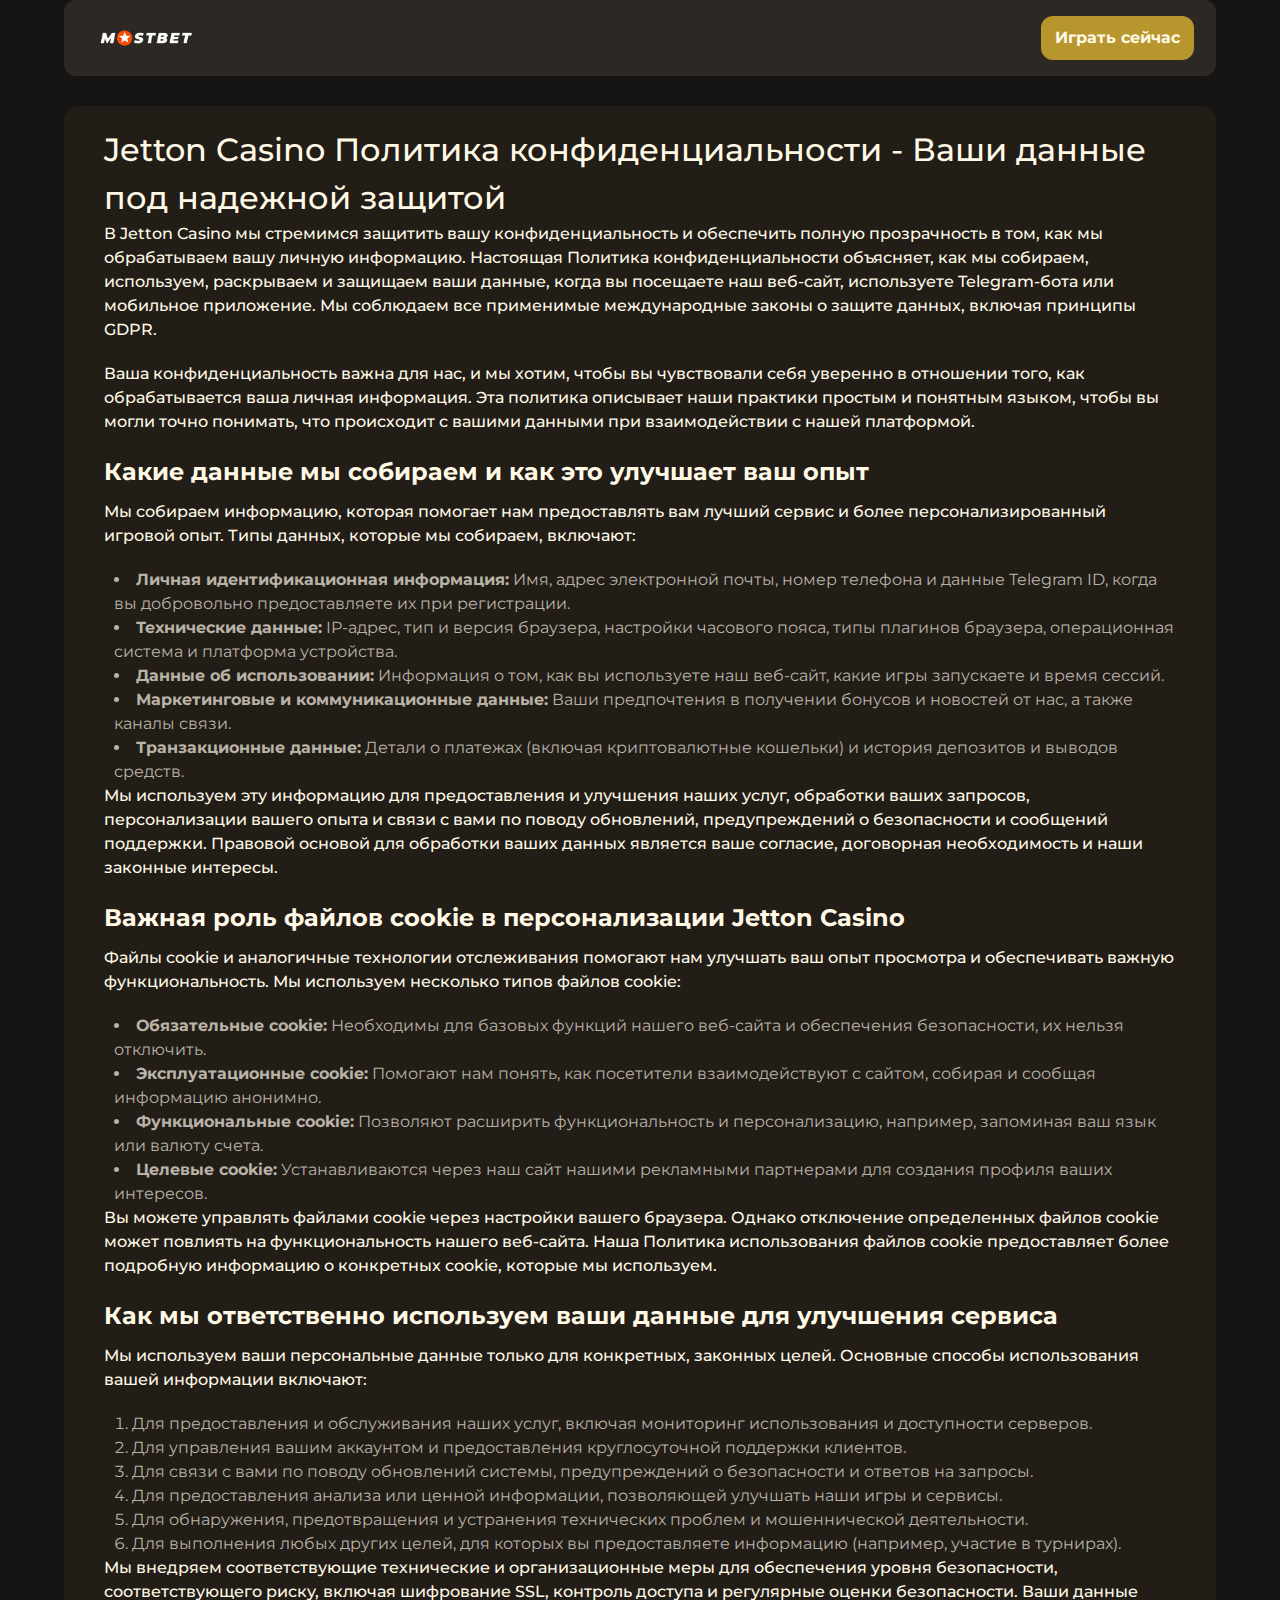
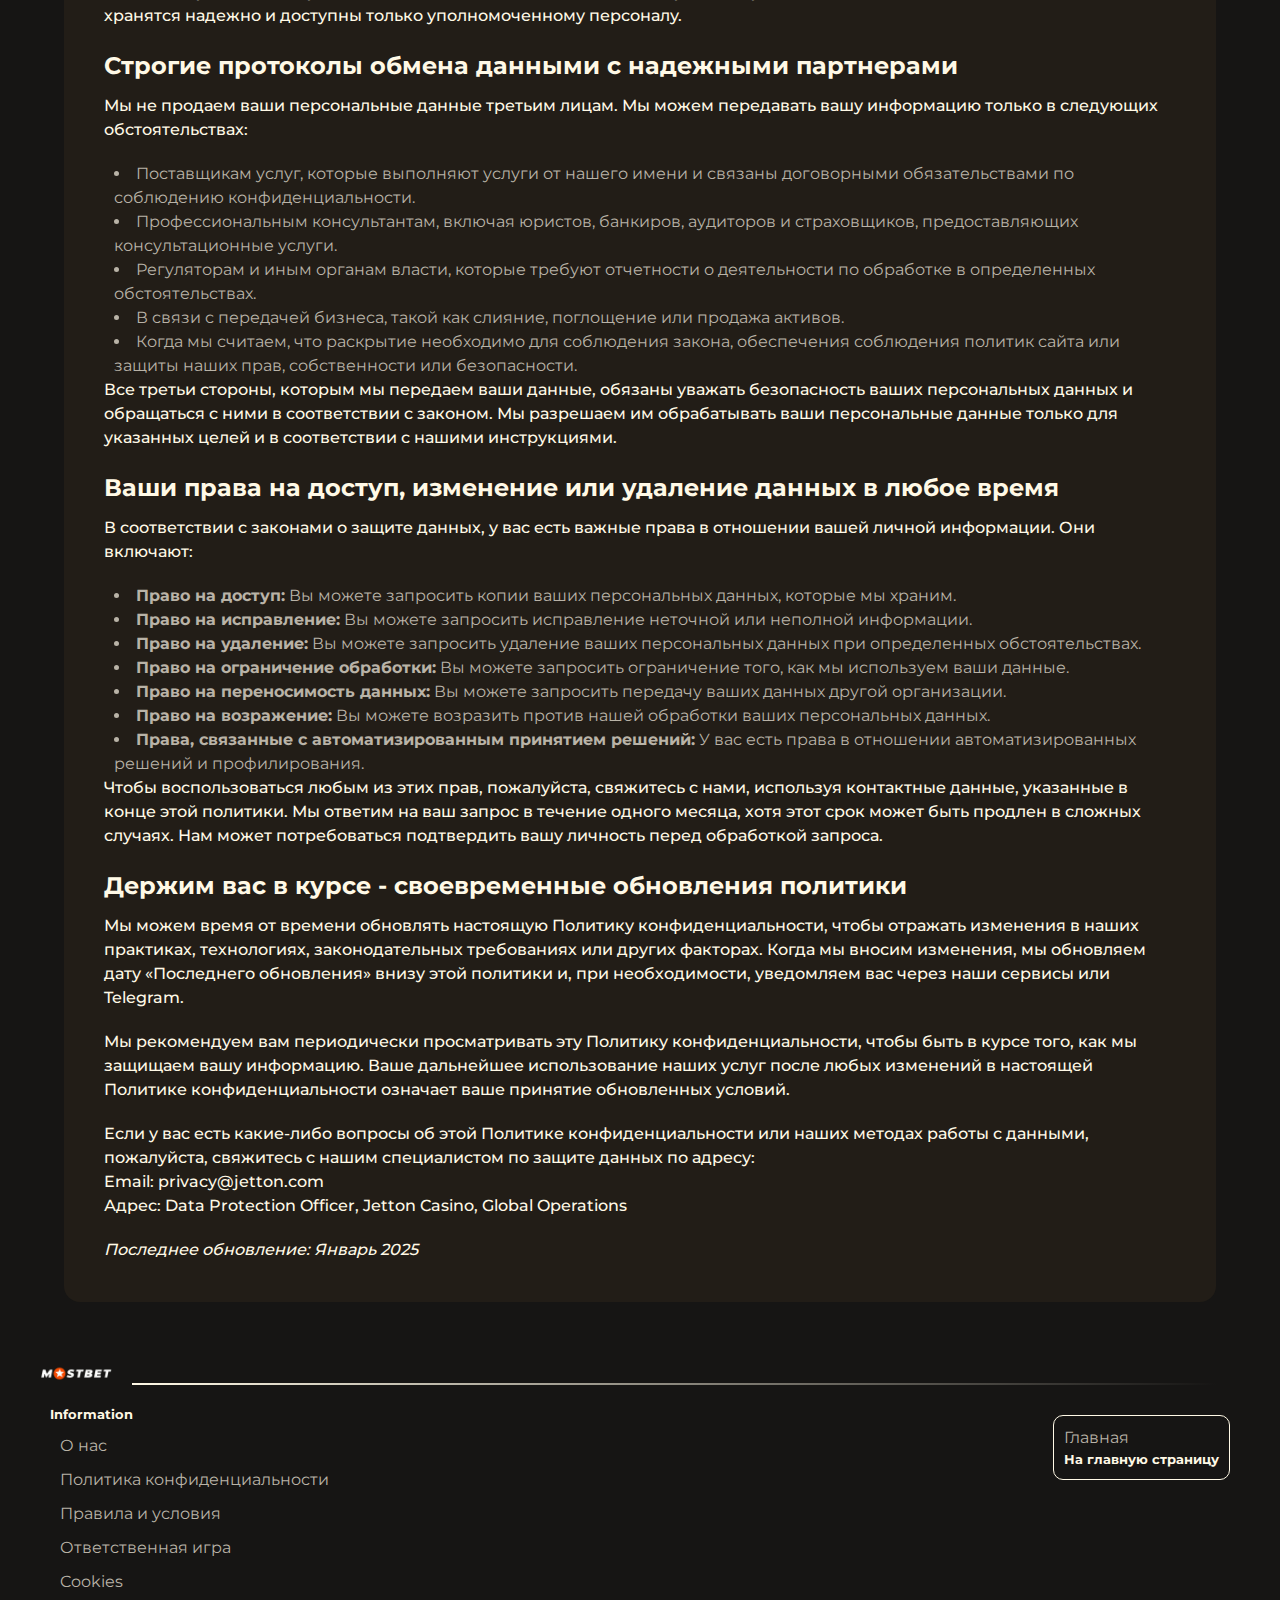
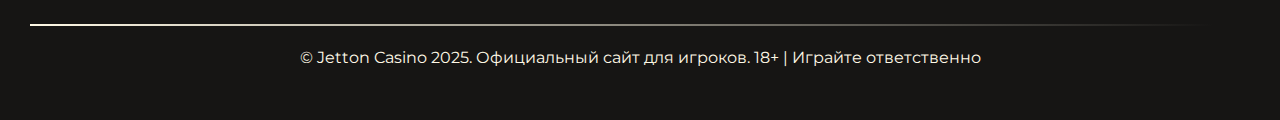
<file: privacy-policy/index.html>
<!DOCTYPE html>
<html lang="ru">
	<head>
		<meta charset="UTF-8" />
		<meta name="viewport" content="width=device-width, initial-scale=1.0" />
		<link rel="stylesheet" href="/style.css" />
		<link rel="shortcut icon" href="/favicon.ico" type="image/x-icon" />

		<title>
			Jetton Casino - Обязательство по прозрачности в вопросах
			конфиденциальности данных
		</title>
		<meta
			name="description"
			content="https://www.portal-aldan.ru/ гарантирует полную прозрачность в обработке данных. Узнайте, как мы безопасно собираем, защищаем и используем вашу информацию, чтобы обеспечить более безопасный и персонализированный опыт."
		/>
		<meta name="robots" content="index, follow" />

		<link rel="canonical" href="https://www.portal-aldan.ru/privacy-policy/" />

		<meta
			property="og:title"
			content="https://www.portal-aldan.ru/ - Обязательство по прозрачности в вопросах конфиденциальности данных"
		/>
		<meta
			property="og:description"
			content="https://www.portal-aldan.ru/ гарантирует полную прозрачность в обработке данных. Узнайте, как мы безопасно собираем, защищаем и используем вашу информацию, чтобы обеспечить более безопасный и персонализированный опыт."
		/>
		<meta property="og:type" content="website" />
		<meta
			property="og:url"
			content="https://www.portal-aldan.ru/privacy-policy/"
		/>
		<meta
			property="og:image"
			content="https://www.portal-aldan.ru/img/logo.webp"
		/>

		<meta name="twitter:card" content="summary_large_image" />
		<meta
			name="twitter:title"
			content="https://www.portal-aldan.ru/ - Обязательство по прозрачности в вопросах конфиденциальности данных"
		/>
		<meta
			name="twitter:description"
			content="https://www.portal-aldan.ru/ гарантирует полную прозрачность в обработке данных. Узнайте, как мы безопасно собираем, защищаем и используем вашу информацию, чтобы обеспечить более безопасный и персонализированный опыт."
		/>
		<meta
			name="twitter:image"
			content="https://www.portal-aldan.ru/img/logo.webp"
		/>

		<script type="application/ld+json">
			{
				"@context": "https://schema.org",
				"@type": "WebPage",
				"name": "https://www.portal-aldan.ru/ Privacy Policy",
				"url": "https://www.portal-aldan.ru/privacy-policy/",
				"description": "Privacy Policy for https://www.portal-aldan.ru/ Политика конфиденциальности - Ваши данные под надежной защитой",
				"publisher": {
					"@type": "Organization",
					"name": "https://www.portal-aldan.ru/",
					"url": "https://www.portal-aldan.ru/"
				}
			}
		</script>
	</head>

	<body>
		<header>
			<a href="/" class="header-logo"
				><img
					src="/img/logo.webp"
					alt="Logo https://www.portal-aldan.ru/"
					width="40"
					height="40"
			/></a>
			<a href="/play/" rel="nofollow" content="noindex" class="red-btn">
				Играть сейчас
			</a>
		</header>

		<main>
			<div class="main-container">
				<h1>
					Jetton Casino Политика конфиденциальности - Ваши данные под надежной
					защитой
				</h1>

				<p class="txt">
					В Jetton Casino мы стремимся защитить вашу конфиденциальность и
					обеспечить полную прозрачность в том, как мы обрабатываем вашу личную
					информацию. Настоящая Политика конфиденциальности объясняет, как мы
					собираем, используем, раскрываем и защищаем ваши данные, когда вы
					посещаете наш веб-сайт, используете Telegram-бота или мобильное
					приложение. Мы соблюдаем все применимые международные законы о защите
					данных, включая принципы GDPR.
				</p>

				<p class="txt">
					Ваша конфиденциальность важна для нас, и мы хотим, чтобы вы
					чувствовали себя уверенно в отношении того, как обрабатывается ваша
					личная информация. Эта политика описывает наши практики простым и
					понятным языком, чтобы вы могли точно понимать, что происходит с
					вашими данными при взаимодействии с нашей платформой.
				</p>

				<h2 class="title">
					Какие данные мы собираем и как это улучшает ваш опыт
				</h2>
				<p class="txt">
					Мы собираем информацию, которая помогает нам предоставлять вам лучший
					сервис и более персонализированный игровой опыт. Типы данных, которые
					мы собираем, включают:
				</p>
				<ul>
					<li>
						<strong>Личная идентификационная информация:</strong> Имя, адрес
						электронной почты, номер телефона и данные Telegram ID, когда вы
						добровольно предоставляете их при регистрации.
					</li>
					<li>
						<strong>Технические данные:</strong> IP-адрес, тип и версия
						браузера, настройки часового пояса, типы плагинов браузера,
						операционная система и платформа устройства.
					</li>
					<li>
						<strong>Данные об использовании:</strong> Информация о том, как вы
						используете наш веб-сайт, какие игры запускаете и время сессий.
					</li>
					<li>
						<strong>Маркетинговые и коммуникационные данные:</strong> Ваши
						предпочтения в получении бонусов и новостей от нас, а также каналы
						связи.
					</li>
					<li>
						<strong>Транзакционные данные:</strong> Детали о платежах (включая
						криптовалютные кошельки) и история депозитов и выводов средств.
					</li>
				</ul>

				<p class="txt">
					Мы используем эту информацию для предоставления и улучшения наших
					услуг, обработки ваших запросов, персонализации вашего опыта и связи с
					вами по поводу обновлений, предупреждений о безопасности и сообщений
					поддержки. Правовой основой для обработки ваших данных является ваше
					согласие, договорная необходимость и наши законные интересы.
				</p>

				<h2 class="title">
					Важная роль файлов cookie в персонализации Jetton Casino
				</h2>
				<p class="txt">
					Файлы cookie и аналогичные технологии отслеживания помогают нам
					улучшать ваш опыт просмотра и обеспечивать важную функциональность. Мы
					используем несколько типов файлов cookie:
				</p>
				<ul>
					<li>
						<strong>Обязательные cookie:</strong> Необходимы для базовых функций
						нашего веб-сайта и обеспечения безопасности, их нельзя отключить.
					</li>
					<li>
						<strong>Эксплуатационные cookie:</strong> Помогают нам понять, как
						посетители взаимодействуют с сайтом, собирая и сообщая информацию
						анонимно.
					</li>
					<li>
						<strong>Функциональные cookie:</strong> Позволяют расширить
						функциональность и персонализацию, например, запоминая ваш язык или
						валюту счета.
					</li>
					<li>
						<strong>Целевые cookie:</strong> Устанавливаются через наш сайт
						нашими рекламными партнерами для создания профиля ваших интересов.
					</li>
				</ul>

				<p class="txt">
					Вы можете управлять файлами cookie через настройки вашего браузера.
					Однако отключение определенных файлов cookie может повлиять на
					функциональность нашего веб-сайта. Наша Политика использования файлов
					cookie предоставляет более подробную информацию о конкретных cookie,
					которые мы используем.
				</p>

				<h2 class="title">
					Как мы ответственно используем ваши данные для улучшения сервиса
				</h2>
				<p class="txt">
					Мы используем ваши персональные данные только для конкретных, законных
					целей. Основные способы использования вашей информации включают:
				</p>
				<ol>
					<li>
						Для предоставления и обслуживания наших услуг, включая мониторинг
						использования и доступности серверов.
					</li>
					<li>
						Для управления вашим аккаунтом и предоставления круглосуточной
						поддержки клиентов.
					</li>
					<li>
						Для связи с вами по поводу обновлений системы, предупреждений о
						безопасности и ответов на запросы.
					</li>
					<li>
						Для предоставления анализа или ценной информации, позволяющей
						улучшать наши игры и сервисы.
					</li>
					<li>
						Для обнаружения, предотвращения и устранения технических проблем и
						мошеннической деятельности.
					</li>
					<li>
						Для выполнения любых других целей, для которых вы предоставляете
						информацию (например, участие в турнирах).
					</li>
				</ol>

				<p class="txt">
					Мы внедряем соответствующие технические и организационные меры для
					обеспечения уровня безопасности, соответствующего риску, включая
					шифрование SSL, контроль доступа и регулярные оценки безопасности.
					Ваши данные хранятся надежно и доступны только уполномоченному
					персоналу.
				</p>

				<h2 class="title">
					Строгие протоколы обмена данными с надежными партнерами
				</h2>
				<p class="txt">
					Мы не продаем ваши персональные данные третьим лицам. Мы можем
					передавать вашу информацию только в следующих обстоятельствах:
				</p>
				<ul>
					<li>
						Поставщикам услуг, которые выполняют услуги от нашего имени и
						связаны договорными обязательствами по соблюдению
						конфиденциальности.
					</li>
					<li>
						Профессиональным консультантам, включая юристов, банкиров, аудиторов
						и страховщиков, предоставляющих консультационные услуги.
					</li>
					<li>
						Регуляторам и иным органам власти, которые требуют отчетности о
						деятельности по обработке в определенных обстоятельствах.
					</li>
					<li>
						В связи с передачей бизнеса, такой как слияние, поглощение или
						продажа активов.
					</li>
					<li>
						Когда мы считаем, что раскрытие необходимо для соблюдения закона,
						обеспечения соблюдения политик сайта или защиты наших прав,
						собственности или безопасности.
					</li>
				</ul>

				<p class="txt">
					Все третьи стороны, которым мы передаем ваши данные, обязаны уважать
					безопасность ваших персональных данных и обращаться с ними в
					соответствии с законом. Мы разрешаем им обрабатывать ваши персональные
					данные только для указанных целей и в соответствии с нашими
					инструкциями.
				</p>

				<h2 class="title">
					Ваши права на доступ, изменение или удаление данных в любое время
				</h2>
				<p class="txt">
					В соответствии с законами о защите данных, у вас есть важные права в
					отношении вашей личной информации. Они включают:
				</p>
				<ul>
					<li>
						<strong>Право на доступ:</strong> Вы можете запросить копии ваших
						персональных данных, которые мы храним.
					</li>
					<li>
						<strong>Право на исправление:</strong> Вы можете запросить
						исправление неточной или неполной информации.
					</li>
					<li>
						<strong>Право на удаление:</strong> Вы можете запросить удаление
						ваших персональных данных при определенных обстоятельствах.
					</li>
					<li>
						<strong>Право на ограничение обработки:</strong> Вы можете запросить
						ограничение того, как мы используем ваши данные.
					</li>
					<li>
						<strong>Право на переносимость данных:</strong> Вы можете запросить
						передачу ваших данных другой организации.
					</li>
					<li>
						<strong>Право на возражение:</strong> Вы можете возразить против
						нашей обработки ваших персональных данных.
					</li>
					<li>
						<strong
							>Права, связанные с автоматизированным принятием решений:</strong
						>
						У вас есть права в отношении автоматизированных решений и
						профилирования.
					</li>
				</ul>

				<p class="txt">
					Чтобы воспользоваться любым из этих прав, пожалуйста, свяжитесь с
					нами, используя контактные данные, указанные в конце этой политики. Мы
					ответим на ваш запрос в течение одного месяца, хотя этот срок может
					быть продлен в сложных случаях. Нам может потребоваться подтвердить
					вашу личность перед обработкой запроса.
				</p>

				<h2 class="title">
					Держим вас в курсе - своевременные обновления политики
				</h2>
				<p class="txt">
					Мы можем время от времени обновлять настоящую Политику
					конфиденциальности, чтобы отражать изменения в наших практиках,
					технологиях, законодательных требованиях или других факторах. Когда мы
					вносим изменения, мы обновляем дату «Последнего обновления» внизу этой
					политики и, при необходимости, уведомляем вас через наши сервисы или
					Telegram.
				</p>

				<p class="txt">
					Мы рекомендуем вам периодически просматривать эту Политику
					конфиденциальности, чтобы быть в курсе того, как мы защищаем вашу
					информацию. Ваше дальнейшее использование наших услуг после любых
					изменений в настоящей Политике конфиденциальности означает ваше
					принятие обновленных условий.
				</p>

				<p class="txt">
					Если у вас есть какие-либо вопросы об этой Политике конфиденциальности
					или наших методах работы с данными, пожалуйста, свяжитесь с нашим
					специалистом по защите данных по адресу:<br />
					Email: privacy@jetton.com<br />
					Адрес: Data Protection Officer, Jetton Casino, Global Operations
				</p>

				<p class="txt">
					<em>Последнее обновление: Январь 2025</em>
				</p>
			</div>
		</main>

		<footer>
			<div class="f-logo">
				<a href="/" rel="nofollow" content="noindex">
					<img
						src="/img/logo.webp"
						alt="https://www.portal-aldan.ru/ logo"
						width="100"
						height="50"
					/>
				</a>
				<hr />
			</div>

			<div class="f-info">
				<div>
					<p class="f-txt">Information</p>
					<ul class="list">
						<li><a href="/about-us/">О нас</a></li>
						<li><a href="/privacy-policy/">Политика конфиденциальности</a></li>
						<li><a href="/terms-and-conditions/">Правила и условия</a></li>
						<li><a href="/responsible-gambling/">Ответственная игра</a></li>
						<li><a href="/cookie-policy/">Cookies</a></li>
					</ul>
				</div>

				<div>
					<a class="ios" href="/" rel="nofollow" content="noindex">
						<div>
							<p>Главная</p>
							<p class="f-txt">На главную страницу</p>
						</div>
					</a>
				</div>
			</div>

			<hr />

			<p class="txt-f">
				© Jetton Casino 2025. Официальный сайт для игроков. 18+ | Играйте
				ответственно
			</p>
		</footer>
	</body>
</html>
</file>
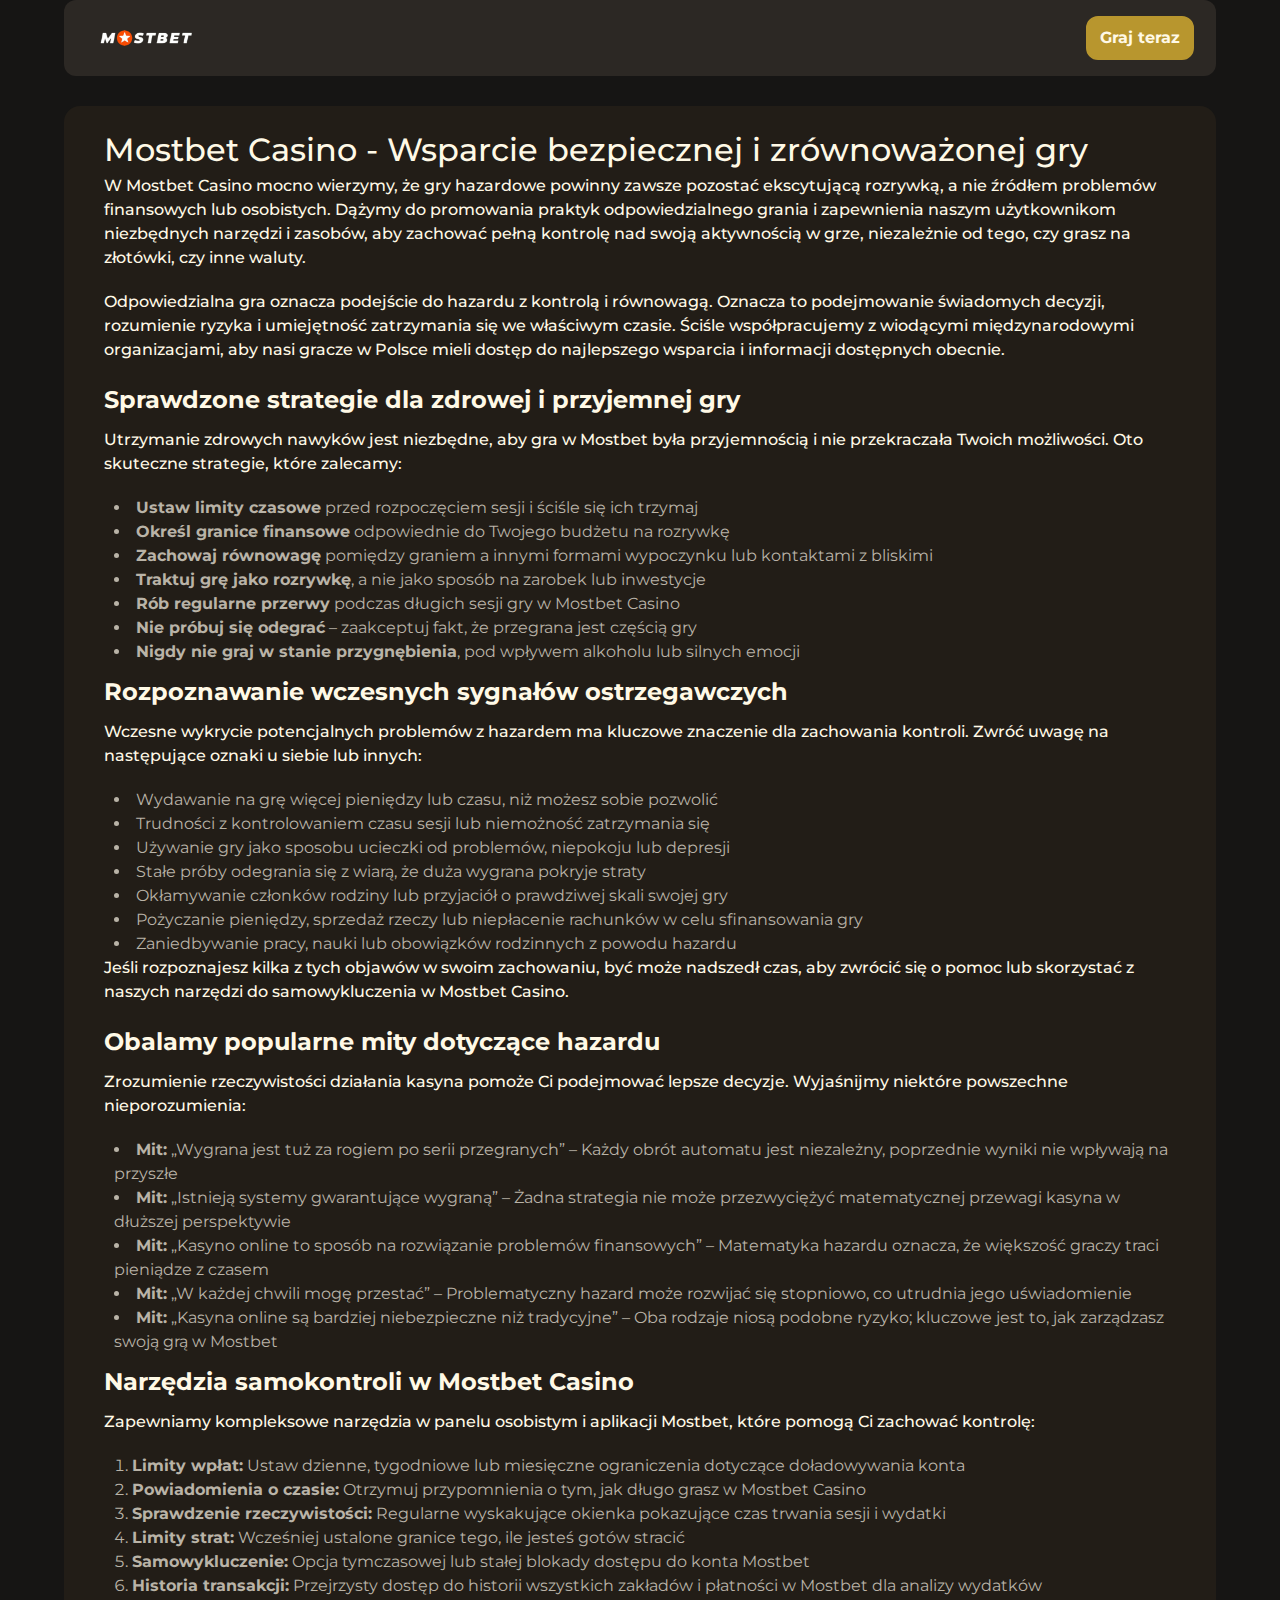
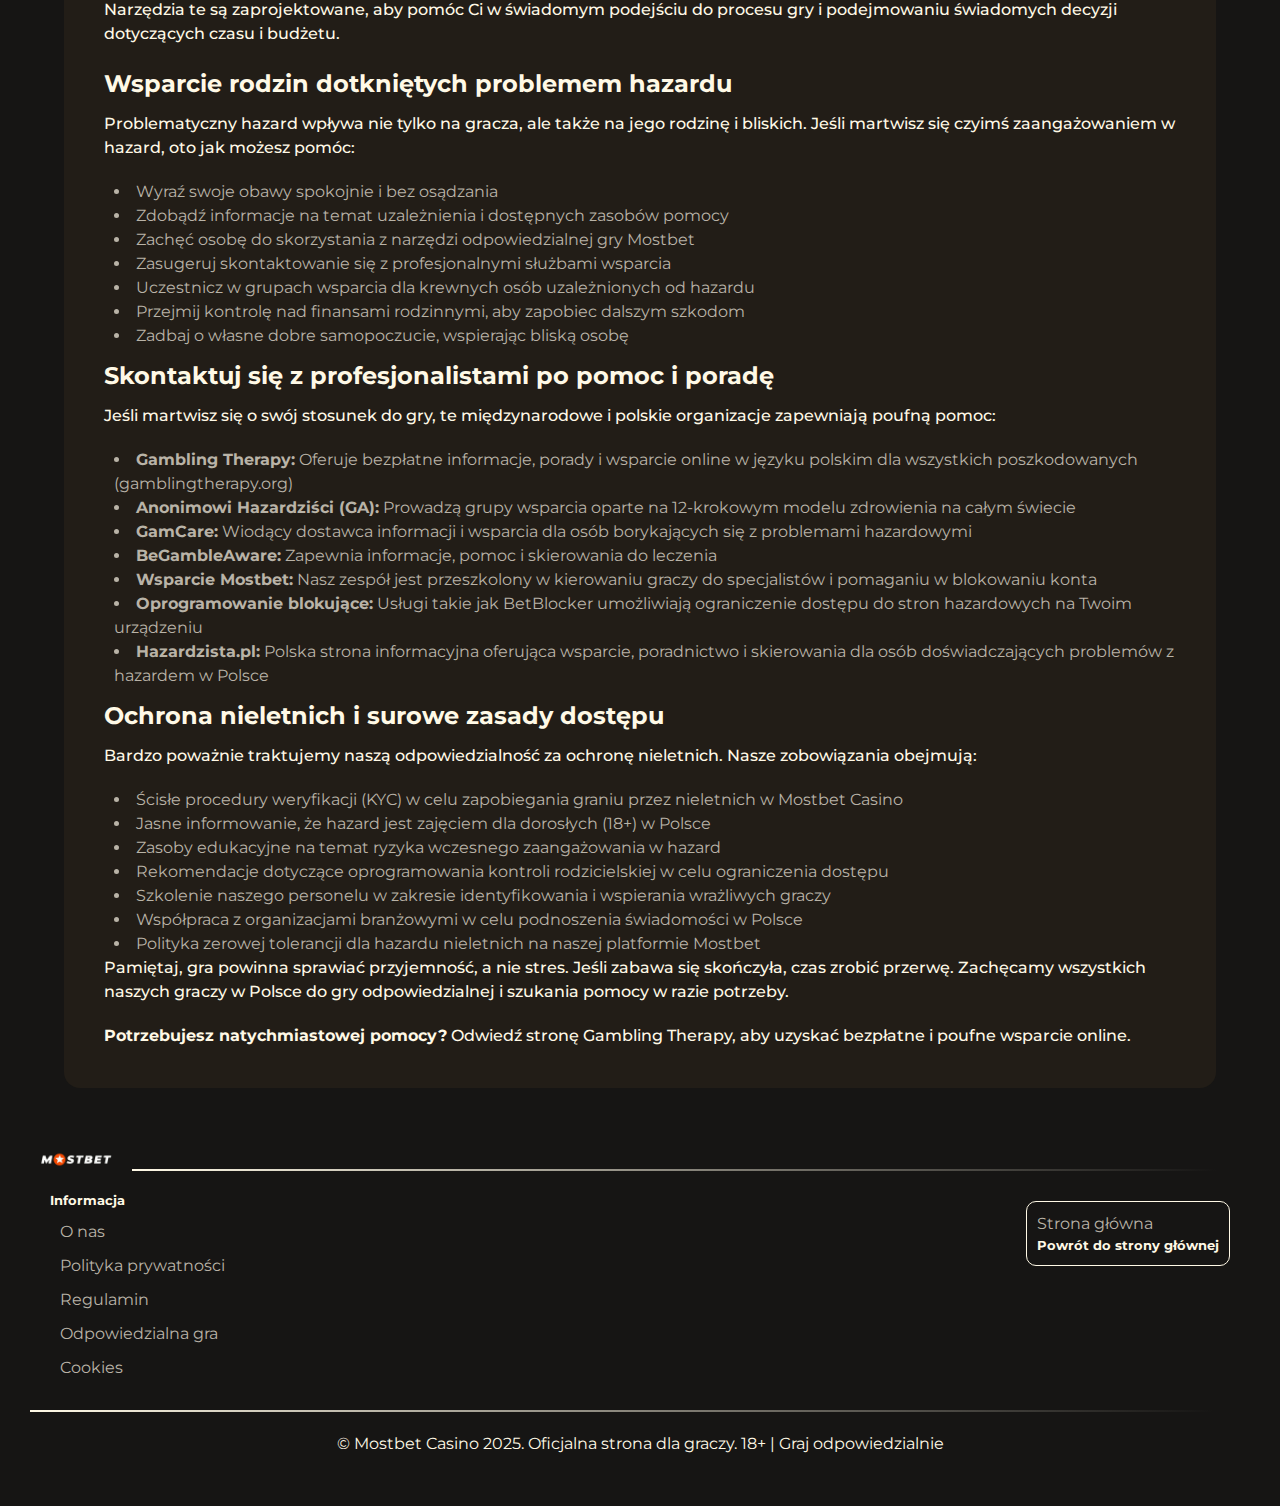
<file: responsible-gambling/index.html>
<!DOCTYPE html>
<html lang="pl">

<head>
	<meta charset="UTF-8" />
	<meta name="viewport" content="width=device-width, initial-scale=1.0" />
	<link rel="stylesheet" href="/style.css" />
	<link rel="shortcut icon" href="/favicon.ico" type="image/x-icon" />

	<title>Mostbet Polska - Odpowiedzialna gra</title>
	<meta name="description"
		content="Twoja odpowiedzialna gra z Mostbet Casino pomaga Ci grać mądrze i kontrolować proces. Dowiedz się, jak rozpoznawać ryzykowne zachowania, używać skutecznych narzędzi samokontroli i znajdować profesjonalną pomoc do bezpiecznej gry." />
	<meta name="robots" content="index, follow" />

	<link rel="alternate" hreflang="pl-PL" href="https://karta-walk.pl/pl-pl/responsible-gambling/">
	<link rel="canonical" href="https://karta-walk.pl/responsible-gambling/" />

	<meta property="og:title" content="Mostbet Polska - Odpowiedzialna gra" />
	<meta property="og:description"
		content="Twoja odpowiedzialna gra z Mostbet Casino pomaga Ci grać mądrze i kontrolować proces. Dowiedz się, jak rozpoznawać ryzykowne zachowania, używać skutecznych narzędzi samokontroli i znajdować profesjonalną pomoc do bezpiecznej gry." />
	<meta property="og:type" content="website" />
	<meta property="og:url" content="https://karta-walk.pl/responsible-gambling/" />
	<meta property="og:image" content="https://karta-walk.pl/img/logo.webp" />

	<meta name="twitter:card" content="summary_large_image" />
	<meta name="twitter:title" content="Mostbet Polska - Odpowiedzialna gra" />
	<meta name="twitter:description"
		content="Twoja odpowiedzialna gra z Mostbet Casino pomaga Ci grać mądrze i kontrolować proces. Dowiedz się, jak rozpoznawać ryzykowne zachowania, używać skutecznych narzędzi samokontroli i znajdować profesjonalną pomoc do bezpiecznej gry." />
	<meta name="twitter:image" content="https://karta-walk.pl/img/logo.webp" />

	<script type="application/ld+json">
			{
				"@context": "https://schema.org",
				"@type": "WebPage",
				"name": "Mostbet Casino - Wsparcie bezpiecznej i zrównoważonej gry",
				"url": "https://karta-walk.pl/responsible-gambling/",
				"description": "Twoja odpowiedzialna gra z Mostbet Casino pomaga Ci grać mądrze i kontrolować proces",
				"publisher": {
					"@type": "Organization",
					"name": "Mostbet Casino",
					"url": "https://karta-walk.pl/"
				}
			}
		</script>
</head>

<body>
	<header>
		<a href="/" class="header-logo"><img src="/img/logo.webp" alt="Logo Mostbet Casino" width="40" height="40" /></a>
		<a href="/play/" rel="nofollow" content="noindex" class="red-btn">
			Graj teraz
		</a>
	</header>

	<main>
		<div class="main-container">
			<h1>Mostbet Casino - Wsparcie bezpiecznej i zrównoważonej gry</h1>

			<p class="txt">
				W Mostbet Casino mocno wierzymy, że gry hazardowe powinny zawsze pozostać ekscytującą rozrywką, a nie źródłem
				problemów finansowych lub osobistych. Dążymy do promowania praktyk odpowiedzialnego grania i zapewnienia naszym
				użytkownikom niezbędnych narzędzi i zasobów, aby zachować pełną kontrolę nad swoją aktywnością w grze,
				niezależnie od tego, czy grasz na złotówki, czy inne waluty.
			</p>

			<p class="txt">
				Odpowiedzialna gra oznacza podejście do hazardu z kontrolą i równowagą. Oznacza to podejmowanie świadomych
				decyzji, rozumienie ryzyka i umiejętność zatrzymania się we właściwym czasie. Ściśle współpracujemy z wiodącymi
				międzynarodowymi organizacjami, aby nasi gracze w Polsce mieli dostęp do najlepszego wsparcia i informacji
				dostępnych obecnie.
			</p>

			<h2 class="title">
				Sprawdzone strategie dla zdrowej i przyjemnej gry
			</h2>
			<p class="txt">
				Utrzymanie zdrowych nawyków jest niezbędne, aby gra w Mostbet była przyjemnością i nie przekraczała Twoich
				możliwości. Oto skuteczne strategie, które zalecamy:
			</p>
			<ul>
				<li>
					<strong>Ustaw limity czasowe</strong> przed rozpoczęciem sesji i ściśle się ich trzymaj
				</li>
				<li>
					<strong>Określ granice finansowe</strong> odpowiednie do Twojego budżetu na rozrywkę
				</li>
				<li>
					<strong>Zachowaj równowagę</strong> pomiędzy graniem a innymi formami wypoczynku lub kontaktami z bliskimi
				</li>
				<li>
					<strong>Traktuj grę jako rozrywkę</strong>, a nie jako sposób na zarobek lub inwestycje
				</li>
				<li>
					<strong>Rób regularne przerwy</strong> podczas długich sesji gry w Mostbet Casino
				</li>
				<li>
					<strong>Nie próbuj się odegrać</strong> – zaakceptuj fakt, że przegrana jest częścią gry
				</li>
				<li>
					<strong>Nigdy nie graj w stanie przygnębienia</strong>, pod wpływem alkoholu lub silnych emocji
				</li>
			</ul>

			<h2 class="title">Rozpoznawanie wczesnych sygnałów ostrzegawczych</h2>
			<p class="txt">
				Wczesne wykrycie potencjalnych problemów z hazardem ma kluczowe znaczenie dla zachowania kontroli. Zwróć uwagę
				na następujące oznaki u siebie lub innych:
			</p>
			<ul>
				<li>
					Wydawanie na grę więcej pieniędzy lub czasu, niż możesz sobie pozwolić
				</li>
				<li>
					Trudności z kontrolowaniem czasu sesji lub niemożność zatrzymania się
				</li>
				<li>
					Używanie gry jako sposobu ucieczki od problemów, niepokoju lub depresji
				</li>
				<li>
					Stałe próby odegrania się z wiarą, że duża wygrana pokryje straty
				</li>
				<li>Okłamywanie członków rodziny lub przyjaciół o prawdziwej skali swojej gry</li>
				<li>
					Pożyczanie pieniędzy, sprzedaż rzeczy lub niepłacenie rachunków w celu sfinansowania gry
				</li>
				<li>
					Zaniedbywanie pracy, nauki lub obowiązków rodzinnych z powodu hazardu
				</li>
			</ul>

			<p class="txt">
				Jeśli rozpoznajesz kilka z tych objawów w swoim zachowaniu, być może nadszedł czas, aby zwrócić się o pomoc lub
				skorzystać z naszych narzędzi do samowykluczenia w Mostbet Casino.
			</p>

			<h2 class="title">
				Obalamy popularne mity dotyczące hazardu
			</h2>
			<p class="txt">
				Zrozumienie rzeczywistości działania kasyna pomoże Ci podejmować lepsze decyzje. Wyjaśnijmy niektóre powszechne
				nieporozumienia:
			</p>
			<ul>
				<li>
					<strong>Mit:</strong> „Wygrana jest tuż za rogiem po serii przegranych” – Każdy obrót automatu jest
					niezależny, poprzednie wyniki nie wpływają na przyszłe
				</li>
				<li>
					<strong>Mit:</strong> „Istnieją systemy gwarantujące wygraną” – Żadna strategia nie może przezwyciężyć
					matematycznej przewagi kasyna w dłuższej perspektywie
				</li>
				<li>
					<strong>Mit:</strong> „Kasyno online to sposób na rozwiązanie problemów finansowych” – Matematyka hazardu
					oznacza, że większość graczy traci pieniądze z czasem
				</li>
				<li>
					<strong>Mit:</strong> „W każdej chwili mogę przestać” – Problematyczny hazard może rozwijać się stopniowo, co
					utrudnia jego uświadomienie
				</li>
				<li>
					<strong>Mit:</strong> „Kasyna online są bardziej niebezpieczne niż tradycyjne” – Oba rodzaje niosą podobne
					ryzyko; kluczowe jest to, jak zarządzasz swoją grą w Mostbet
				</li>
			</ul>

			<h2 class="title">Narzędzia samokontroli w Mostbet Casino</h2>
			<p class="txt">
				Zapewniamy kompleksowe narzędzia w panelu osobistym i aplikacji Mostbet, które pomogą Ci zachować kontrolę:
			</p>
			<ol>
				<li>
					<strong>Limity wpłat:</strong> Ustaw dzienne, tygodniowe lub miesięczne ograniczenia dotyczące doładowywania
					konta
				</li>
				<li>
					<strong>Powiadomienia o czasie:</strong> Otrzymuj przypomnienia o tym, jak długo grasz w Mostbet Casino
				</li>
				<li>
					<strong>Sprawdzenie rzeczywistości:</strong> Regularne wyskakujące okienka pokazujące czas trwania sesji i
					wydatki
				</li>
				<li>
					<strong>Limity strat:</strong> Wcześniej ustalone granice tego, ile jesteś gotów stracić
				</li>
				<li>
					<strong>Samowykluczenie:</strong> Opcja tymczasowej lub stałej blokady dostępu do konta Mostbet
				</li>
				<li>
					<strong>Historia transakcji:</strong> Przejrzysty dostęp do historii wszystkich zakładów i płatności w Mostbet
					dla analizy wydatków
				</li>
			</ol>

			<p class="txt">
				Narzędzia te są zaprojektowane, aby pomóc Ci w świadomym podejściu do procesu gry i podejmowaniu świadomych
				decyzji dotyczących czasu i budżetu.
			</p>

			<h2 class="title">Wsparcie rodzin dotkniętych problemem hazardu</h2>
			<p class="txt">
				Problematyczny hazard wpływa nie tylko na gracza, ale także na jego rodzinę i bliskich. Jeśli martwisz się
				czyimś zaangażowaniem w hazard, oto jak możesz pomóc:
			</p>
			<ul>
				<li>Wyraź swoje obawy spokojnie i bez osądzania</li>
				<li>Zdobądź informacje na temat uzależnienia i dostępnych zasobów pomocy</li>
				<li>
					Zachęć osobę do skorzystania z narzędzi odpowiedzialnej gry Mostbet
				</li>
				<li>Zasugeruj skontaktowanie się z profesjonalnymi służbami wsparcia</li>
				<li>
					Uczestnicz w grupach wsparcia dla krewnych osób uzależnionych od hazardu
				</li>
				<li>
					Przejmij kontrolę nad finansami rodzinnymi, aby zapobiec dalszym szkodom
				</li>
				<li>
					Zadbaj o własne dobre samopoczucie, wspierając bliską osobę
				</li>
			</ul>

			<h2 class="title">Skontaktuj się z profesjonalistami po pomoc i poradę</h2>
			<p class="txt">
				Jeśli martwisz się o swój stosunek do gry, te międzynarodowe i polskie organizacje zapewniają poufną pomoc:
			</p>
			<ul>
				<li>
					<strong>Gambling Therapy:</strong> Oferuje bezpłatne informacje, porady i wsparcie online w języku polskim dla
					wszystkich poszkodowanych (gamblingtherapy.org)
				</li>
				<li>
					<strong>Anonimowi Hazardziści (GA):</strong> Prowadzą grupy wsparcia oparte na 12-krokowym modelu zdrowienia
					na całym świecie
				</li>
				<li>
					<strong>GamCare:</strong> Wiodący dostawca informacji i wsparcia dla osób borykających się z problemami
					hazardowymi
				</li>
				<li>
					<strong>BeGambleAware:</strong> Zapewnia informacje, pomoc i skierowania do leczenia
				</li>
				<li>
					<strong>Wsparcie Mostbet:</strong> Nasz zespół jest przeszkolony w kierowaniu graczy do specjalistów i
					pomaganiu w blokowaniu konta
				</li>
				<li>
					<strong>Oprogramowanie blokujące:</strong> Usługi takie jak BetBlocker umożliwiają ograniczenie dostępu do
					stron hazardowych na Twoim urządzeniu
				</li>
				<li>
					<strong>Hazardzista.pl:</strong> Polska strona informacyjna oferująca wsparcie, poradnictwo i skierowania dla
					osób doświadczających problemów z hazardem w Polsce
				</li>
			</ul>

			<h2 class="title">
				Ochrona nieletnich i surowe zasady dostępu
			</h2>
			<p class="txt">
				Bardzo poważnie traktujemy naszą odpowiedzialność za ochronę nieletnich. Nasze zobowiązania obejmują:
			</p>
			<ul>
				<li>
					Ścisłe procedury weryfikacji (KYC) w celu zapobiegania graniu przez nieletnich w Mostbet Casino
				</li>
				<li>
					Jasne informowanie, że hazard jest zajęciem dla dorosłych (18+) w Polsce
				</li>
				<li>
					Zasoby edukacyjne na temat ryzyka wczesnego zaangażowania w hazard
				</li>
				<li>
					Rekomendacje dotyczące oprogramowania kontroli rodzicielskiej w celu ograniczenia dostępu
				</li>
				<li>
					Szkolenie naszego personelu w zakresie identyfikowania i wspierania wrażliwych graczy
				</li>
				<li>
					Współpraca z organizacjami branżowymi w celu podnoszenia świadomości w Polsce
				</li>
				<li>
					Polityka zerowej tolerancji dla hazardu nieletnich na naszej platformie Mostbet
				</li>
			</ul>

			<p class="txt">
				Pamiętaj, gra powinna sprawiać przyjemność, a nie stres. Jeśli zabawa się skończyła, czas zrobić przerwę.
				Zachęcamy wszystkich naszych graczy w Polsce do gry odpowiedzialnej i szukania pomocy w razie potrzeby.
			</p>

			<p class="txt">
				<strong>Potrzebujesz natychmiastowej pomocy?</strong> Odwiedź stronę Gambling Therapy, aby uzyskać bezpłatne i
				poufne wsparcie online.
			</p>
		</div>
	</main>

	<footer>
		<div class="f-logo">
			<a href="/" rel="nofollow" content="noindex">
				<img src="/img/logo.webp" alt="Mostbet Casino logo" width="100" height="50" />
			</a>
			<hr />
		</div>

		<div class="f-info">
			<div>
				<p class="f-txt">Informacja</p>
				<ul class="list">
					<li><a href="/about-us/">O nas</a></li>
					<li><a href="/privacy-policy/">Polityka prywatności</a></li>
					<li><a href="/terms-and-conditions/">Regulamin</a></li>
					<li><a href="/responsible-gambling/">Odpowiedzialna gra</a></li>
					<li><a href="/cookie-policy/">Cookies</a></li>
				</ul>
			</div>

			<div>
				<a class="ios" href="/" rel="nofollow" content="noindex">
					<div>
						<p>Strona główna</p>
						<p class="f-txt">Powrót do strony głównej</p>
					</div>
				</a>
			</div>
		</div>

		<hr />

		<p class="txt-f">
			© Mostbet Casino 2025. Oficjalna strona dla graczy. 18+ | Graj odpowiedzialnie
		</p>
	</footer>
</body>

</html>
</file>
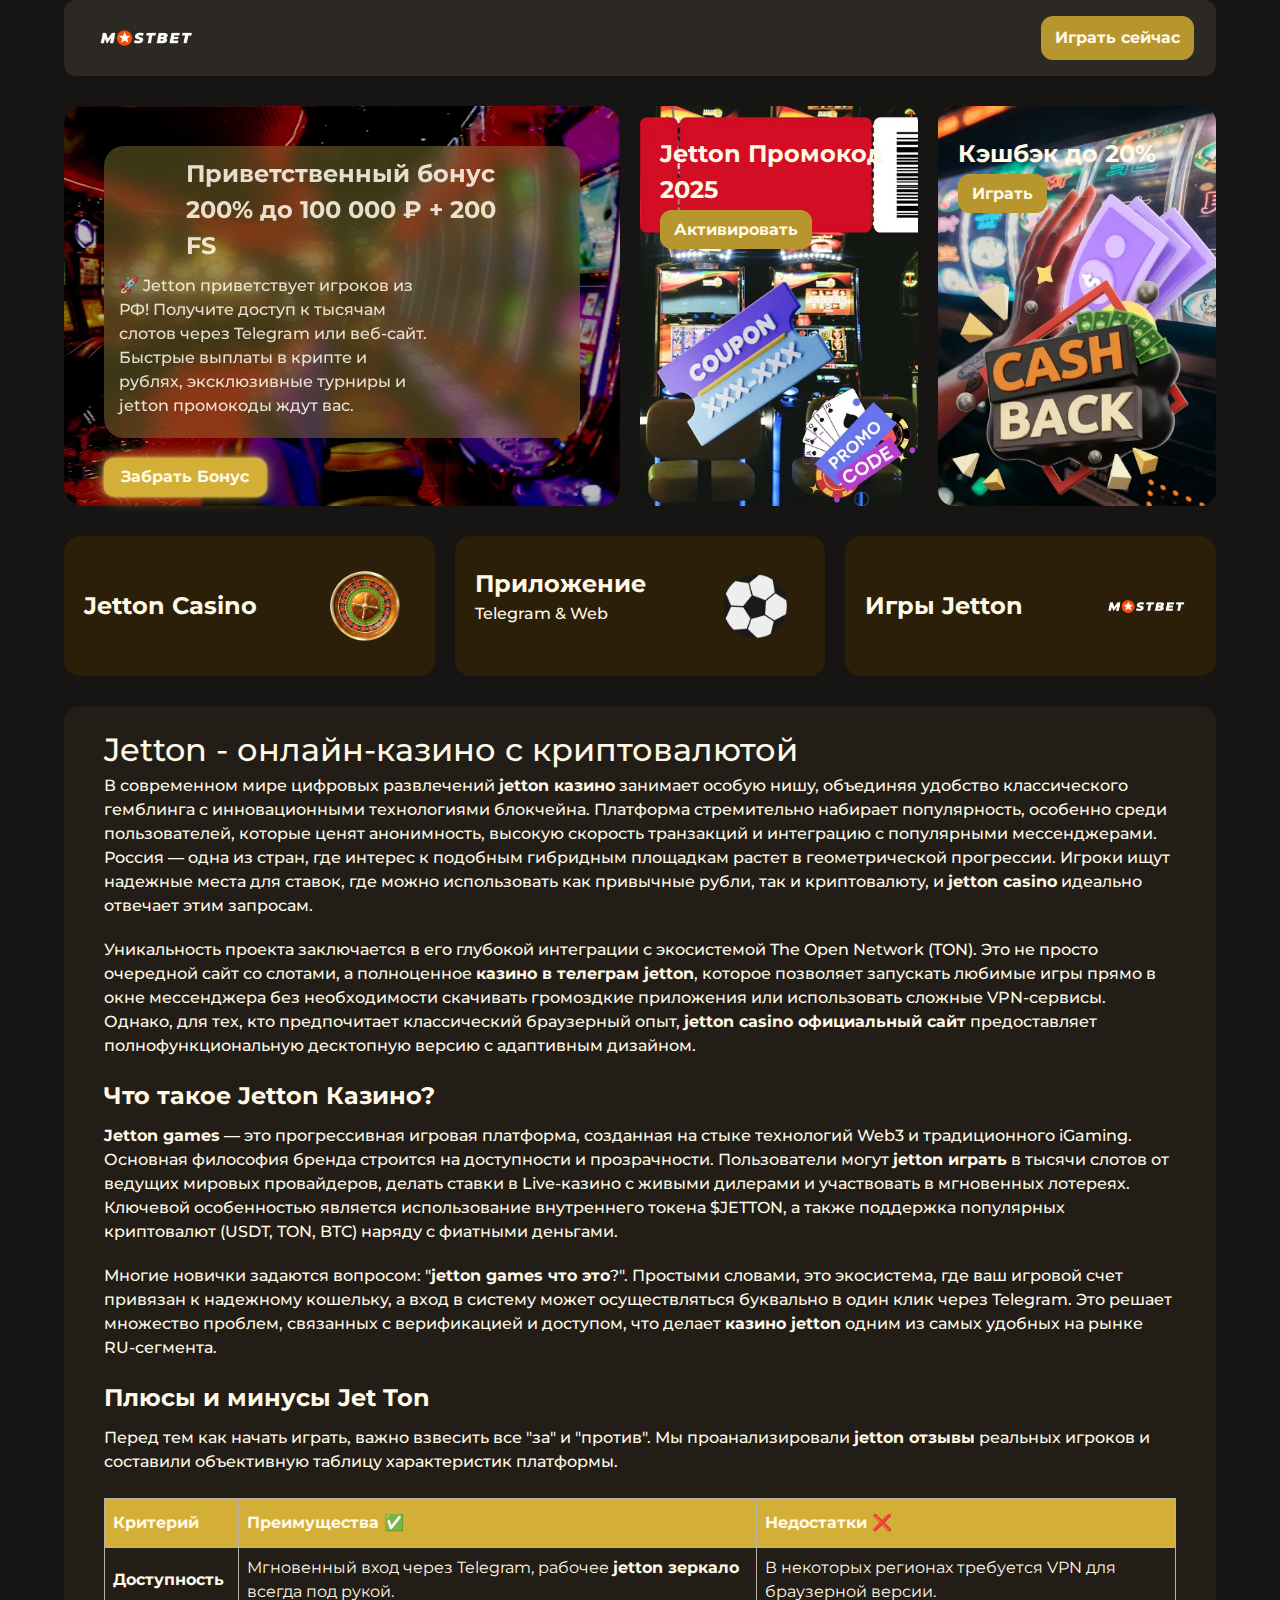
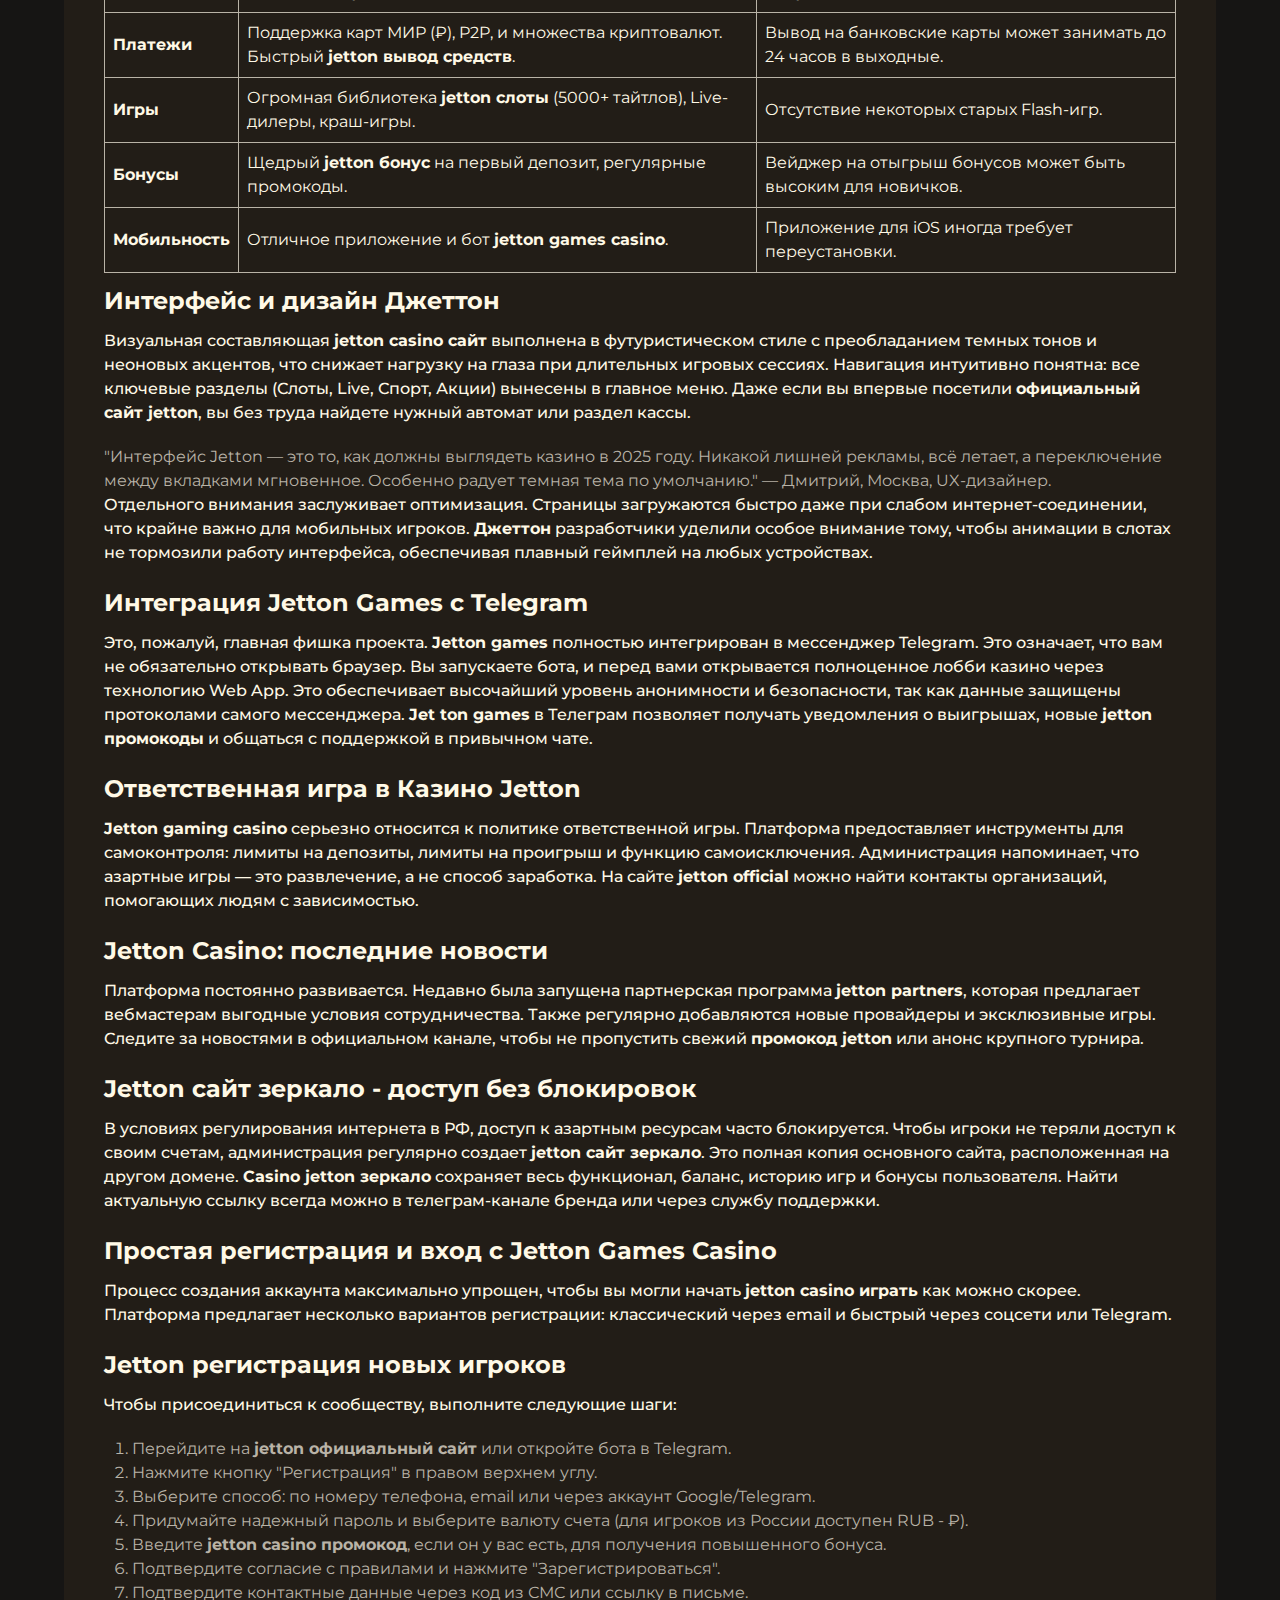
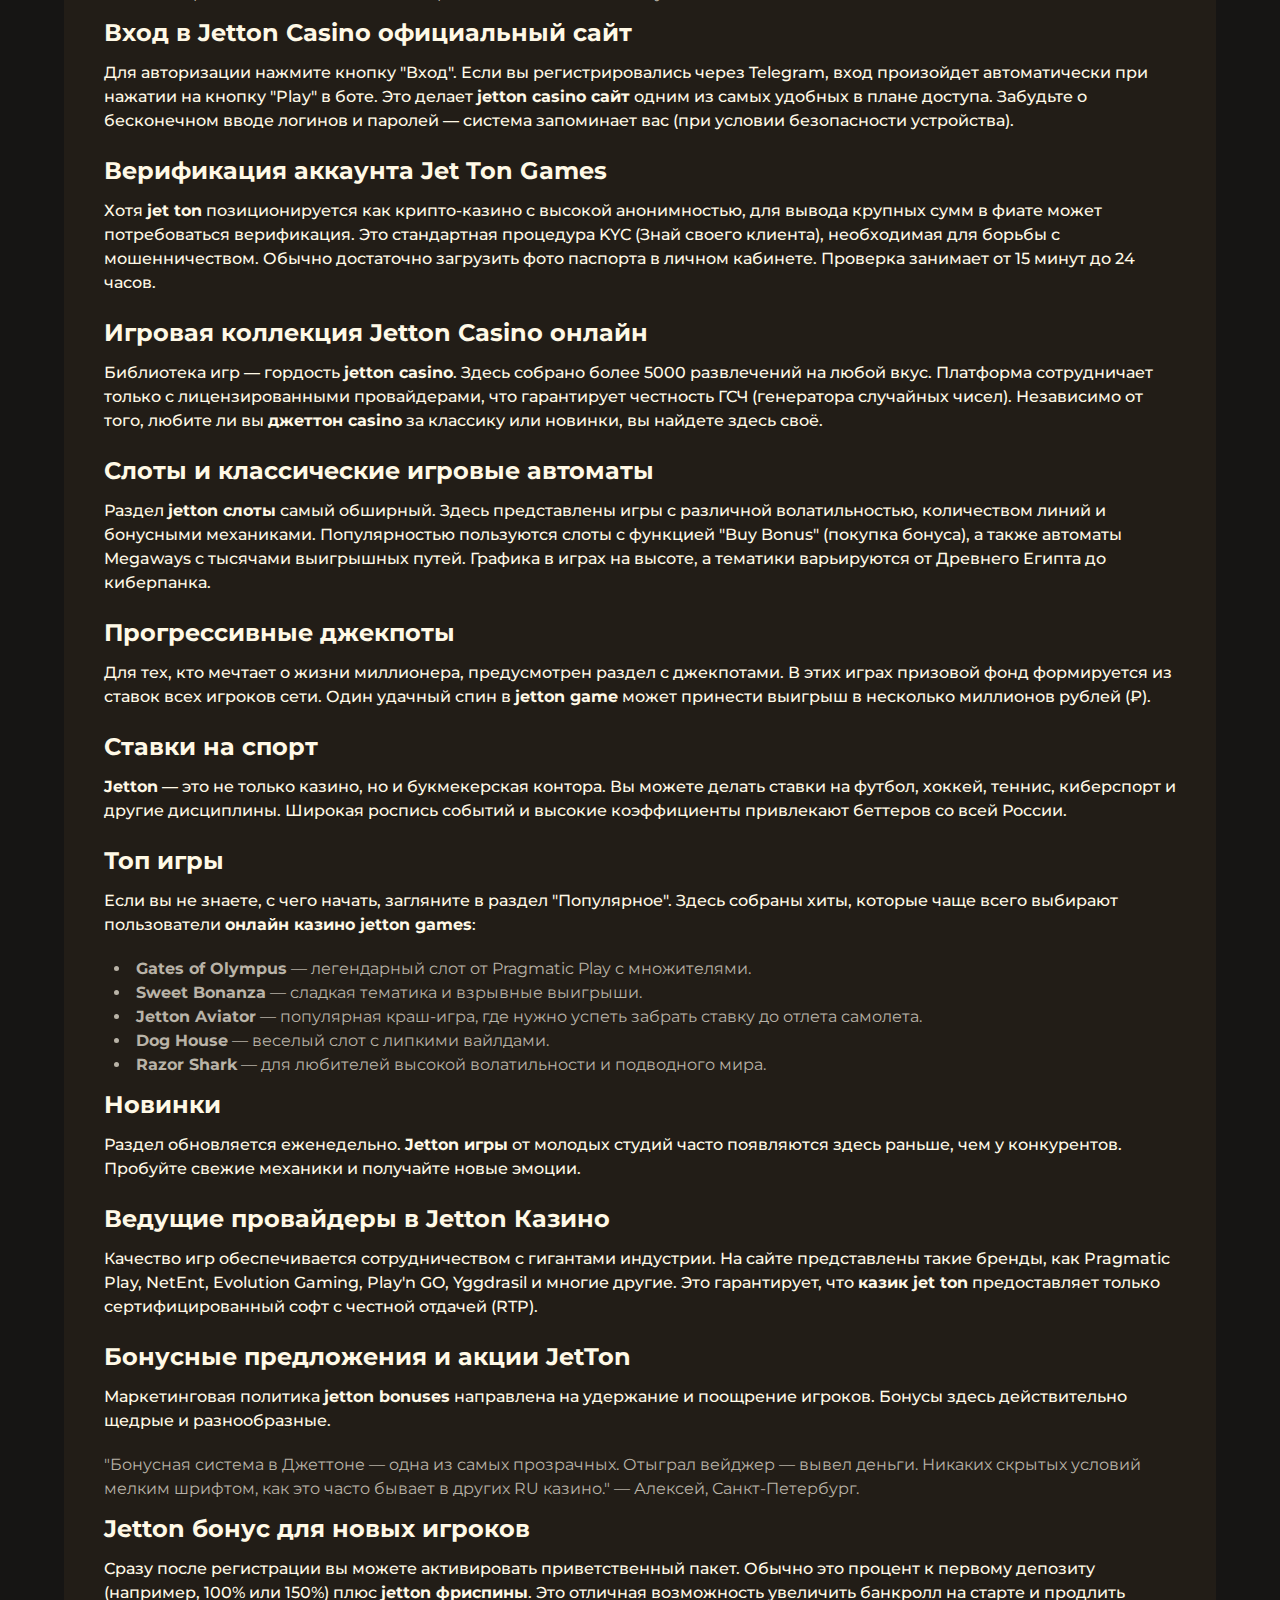
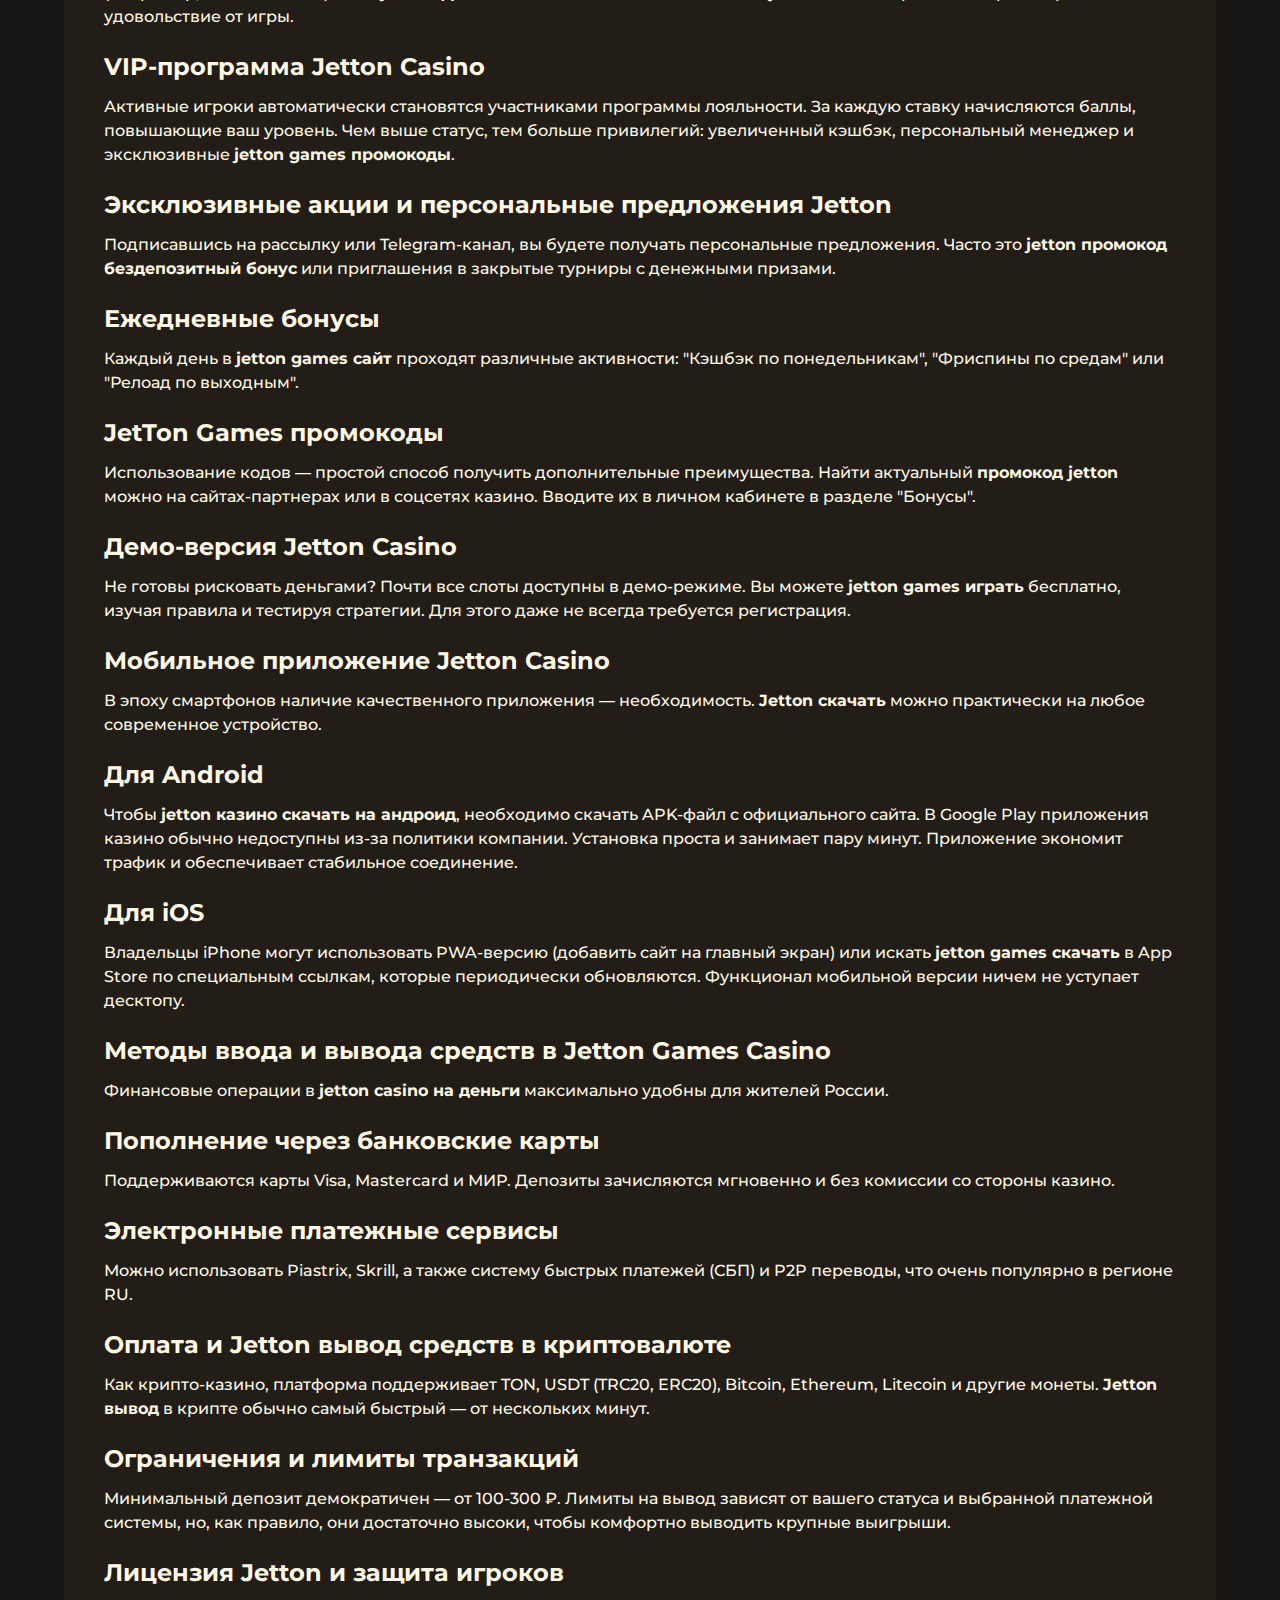
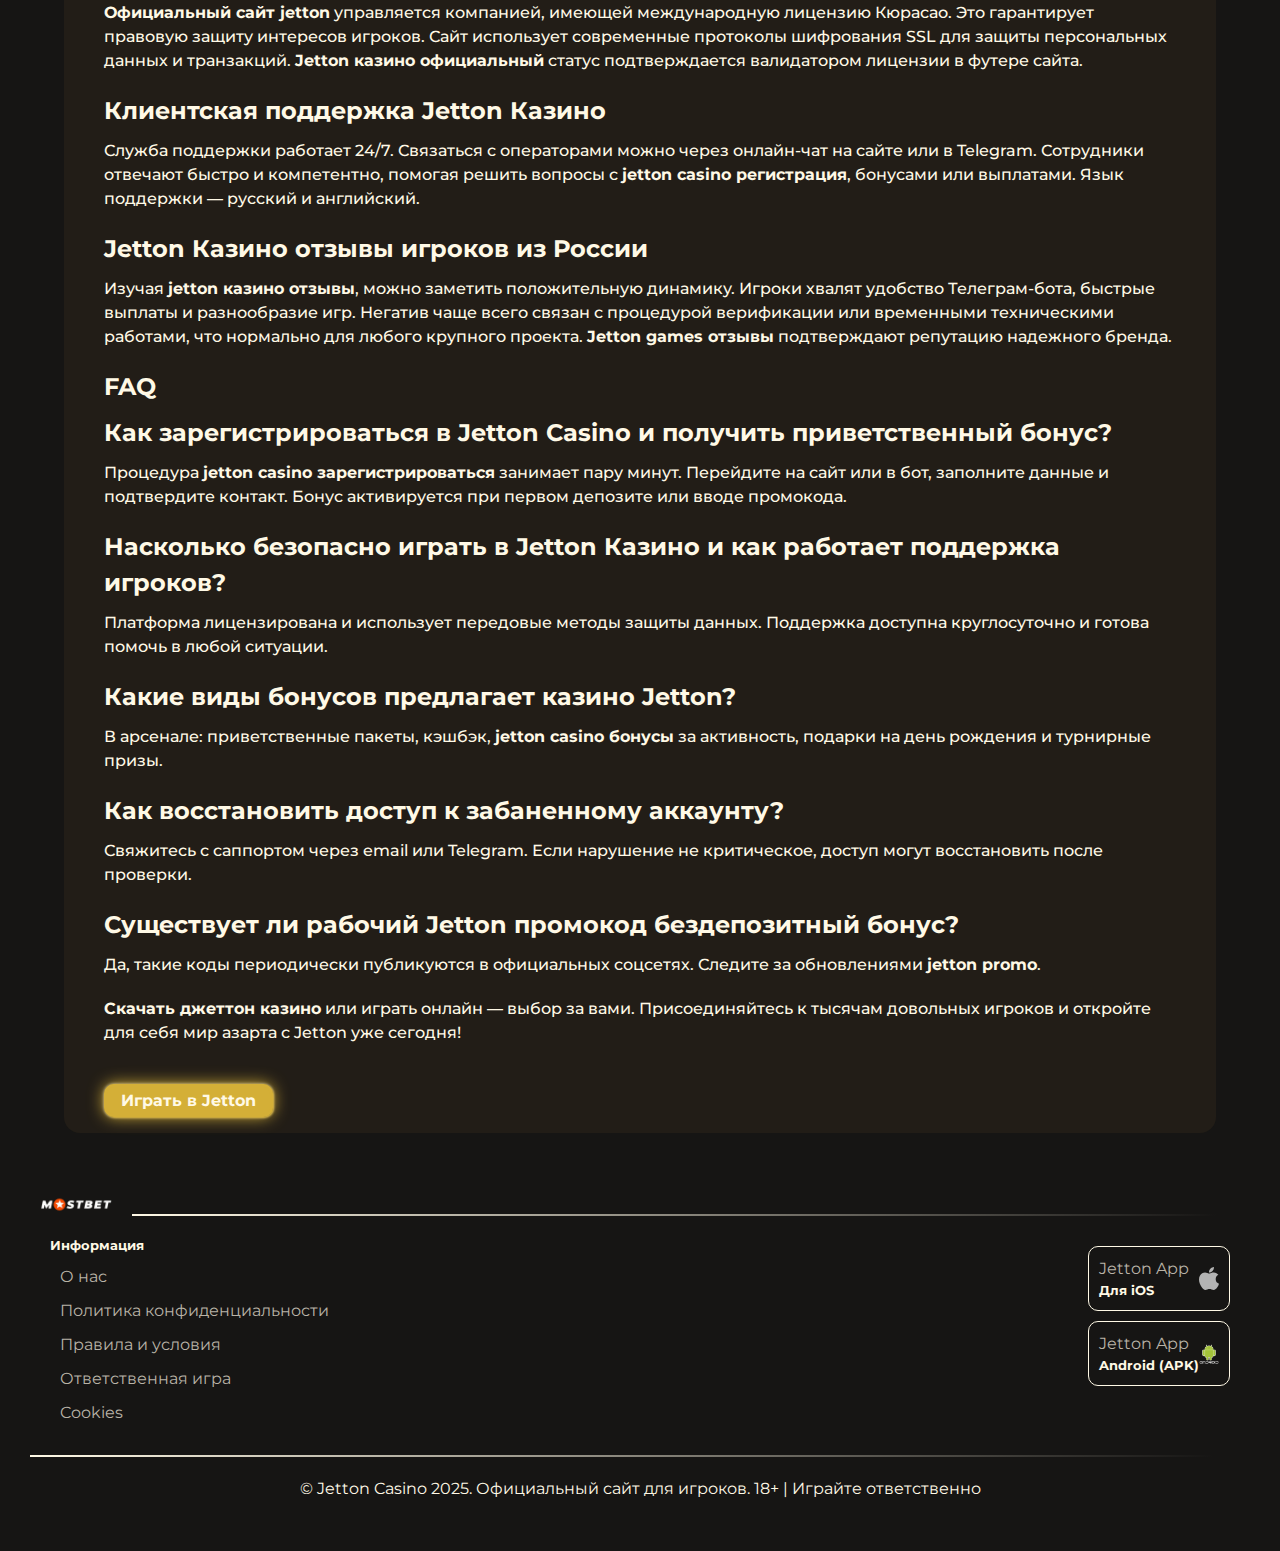
<file: ru-ru/index.html>
<!DOCTYPE html>
<html lang="ru-RU">
<head>
  <meta charset="UTF-8">
  <meta name="viewport" content="width=device-width, initial-scale=1.0">
  <link rel="stylesheet" href="/style.css">
  <link rel="shortcut icon" href="/favicon.ico" type="image/x-icon">

  <title>Jetton Казино ⭐ Зеркало, безопасность и эксклюзивные бонусы</title>
  <meta name="description" content="Jetton Casino: зеркало, быстрый вход и бонус для новых игроков. Слоты, джекпоты, спортставки и удобное Jet Ton приложение - все для комфортной игры онлайн каждый день">
  <meta name="robots" content="index, follow">

<link rel="alternate" hreflang="ru-RU" href="https://www.portal-aldan.ru/ru-ru/">
<link rel="alternate" hreflang="x-default" href="https://www.portal-aldan.ru/">
<link rel="canonical" href="https://www.portal-aldan.ru/ru-ru/">

  <meta property="og:title" content="Jetton Казино ⭐ Зеркало, безопасность и эксклюзивные бонусы">
  <meta property="og:description" content="Jetton Casino: зеркало, быстрый вход и бонус для новых игроков. Слоты, джекпоты, спортставки и удобное Jet Ton приложение - все для комфортной игры онлайн каждый день">
  <meta property="og:type" content="website">
  <meta property="og:url" content="https://www.portal-aldan.ru/">
  <meta property="og:image" content="https://www.portal-aldan.ru/img/logo.webp">

  <meta name="twitter:card" content="summary_large_image">
  <meta name="twitter:title" content="Jetton Казино ⭐ Зеркало, безопасность и эксклюзивные бонусы">
  <meta name="twitter:description" content="Jetton Casino: зеркало, быстрый вход и бонус для новых игроков. Слоты, джекпоты, спортставки и удобное Jet Ton приложение - все для комфортной игры онлайн каждый день">
  <meta name="twitter:image" content="https://www.portal-aldan.ru/img/logo.webp">

  <script type="application/ld+json">
  {
    "@context": "https://schema.org",
    "@type": "WebSite",
    "name": "Jetton Casino",
    "url": "https://www.portal-aldan.ru/",
    "potentialAction": {
      "@type": "SearchAction",
      "target": "https://www.portal-aldan.ru/?s={search_term_string}",
      "query-input": "required name=search_term_string"
    }
  }
  </script>

  <script type="application/ld+json">
  {
    "@context": "https://schema.org",
    "@type": "Organization",
    "name": "Jetton Casino",
    "url": "https://www.portal-aldan.ru/",
    "logo": "https://www.portal-aldan.ru/img/logo.webp",
    "sameAs": [
      "https://www.facebook.com/",
      "https://twitter.com/",
      "https://www.instagram.com/"
    ]
  }
  </script>

  <script type="application/ld+json">
  {
    "@context": "https://schema.org",
    "@type": "WebPage",
    "name": "Jetton Casino – инновации в мире гемблинга",
    "url": "https://www.portal-aldan.ru/",
    "description": "Jetton Casino: зеркало, быстрый вход и бонус для новых игроков. Слоты, джекпоты, спортставки и удобное Jet Ton приложение - все для комфортной игры онлайн каждый день"
  }
  </script>

  <script type="application/ld+json">
    {
      "@context": "https://schema.org",
      "@type": "FAQPage",
      "mainEntity": [
        {
          "@type": "Question",
          "name": "Как зарегистрироваться в Jetton Casino и получить приветственный бонус?",
          "acceptedAnswer": {
            "@type": "Answer",
            "text": "Для регистрации в Jetton Casino можно использовать официальный сайт или Telegram-бота. После создания аккаунта и первого депозита, новички получают приветственный пакет, включающий бонусы на счет и фриспины."
          }
        },
        {
          "@type": "Question",
          "name": "Насколько безопасно играть в Jetton Казино и как работает поддержка игроков?",
          "acceptedAnswer": {
            "@type": "Answer",
            "text": "Играть в Jetton Казино безопасно благодаря использованию SSL-шифрования и лицензионного софта. Поддержка игроков работает круглосуточно через чат на сайте и в Telegram."
          }
        },
        {
          "@type": "Question",
          "name": "Какие виды бонусов предлагает казино Jetton?",
          "acceptedAnswer": {
            "@type": "Answer",
            "text": "Казино Jetton предлагает приветственные бонусы, кэшбэк, релоад-бонусы, а также эксклюзивные промокоды для активных игроков и участников VIP-программы."
          }
        },
        {
          "@type": "Question",
          "name": "Как восстановить доступ к забаненному аккаунту?",
          "acceptedAnswer": {
            "@type": "Answer",
            "text": "Если ваш аккаунт заблокирован, необходимо обратиться в службу поддержки Jetton Games с описанием ситуации. Восстановление зависит от причины блокировки и соблюдения правил платформы."
          }
        },
        {
          "@type": "Question",
          "name": "Существует ли рабочий Jetton промокод бездепозитный бонус?",
          "acceptedAnswer": {
            "@type": "Answer",
            "text": "Да, Jetton периодически выпускает промокоды на бездепозитные бонусы. Их можно найти в официальном Telegram-канале казино или на партнерских ресурсах."
          }
        }
      ]
    }
    </script>
</head>

<body>

    <header>
            <a href="/" class="header-logo"><img src="/img/logo.webp" alt="Logo Jetton Casino" width="40" height="40"></a>

                <a href="/play/" rel="nofollow" content="noindex" class="red-btn">
                    Играть сейчас
                </a>

    </header>

 <main>
    <div class="main-banner">
        <div class="banner-container">
            <div class="title-box">
                <p class="title">
                   Приветственный бонус 200% до 100 000 ₽ + 200 FS
                </p>

                <p class="txt">
🚀 Jetton приветствует игроков из РФ! Получите доступ к тысячам слотов через Telegram или веб-сайт. Быстрые выплаты в крипте и рублях, эксклюзивные турниры и jetton промокоды ждут вас.
                    </p>
            </div>
            <a href="/play/" rel="nofollow" content="noindex" class="btn-dep">Забрать Бонус</a>
        </div>

        <div class="banner-bonus-gift">
            <p class="title">
                Jetton Промокод 2025
            </p>

            <a href="/play/" rel="nofollow" content="noindex" class="red-btn">Активировать</a>
        </div>

        <div class="banner-bonus-cash">
            <p class="title">
                Кэшбэк до 20%
            </p>

            <a href="/play/" rel="nofollow" content="noindex" class="red-btn">Играть</a>
        </div>
    </div>

    <div class="small-banner">
        <a class="sb-container" href="/play/" rel="nofollow" content="noindex">
            <p class="title">
                Jetton Casino
            </p>
            <img src="/img/roulette.webp" alt="Jetton Games Icon" width="100" height="100">
        </a>

        <a class="sb-container" href="/play/" rel="nofollow" content="noindex">
            <div>
                <p class="title">
                    Приложение
                </p>
                <p class="txt">
                    Telegram & Web
                </p>
            </div>
            <img src="/img/football.webp" alt="Jet Ton App Icon" width="100" height="100">
        </a>

        <a class="sb-container" href="/play/" rel="nofollow" content="noindex">
            <p class="title">
                Игры Jetton
            </p>
            <img src="/img/logo.webp" alt="Games Icon" width="100" height="100">
        </a>
    </div>

    <div class="main-container">
        <h1>Jetton - онлайн-казино с криптовалютой</h1>

        <p class="txt">
            В современном мире цифровых развлечений <strong>jetton казино</strong> занимает особую нишу, объединяя удобство классического гемблинга с инновационными технологиями блокчейна. Платформа стремительно набирает популярность, особенно среди пользователей, которые ценят анонимность, высокую скорость транзакций и интеграцию с популярными мессенджерами. Россия — одна из стран, где интерес к подобным гибридным площадкам растет в геометрической прогрессии. Игроки ищут надежные места для ставок, где можно использовать как привычные рубли, так и криптовалюту, и <strong>jetton casino</strong> идеально отвечает этим запросам.
        </p>

        <p class="txt">
            Уникальность проекта заключается в его глубокой интеграции с экосистемой The Open Network (TON). Это не просто очередной сайт со слотами, а полноценное <strong>казино в телеграм jetton</strong>, которое позволяет запускать любимые игры прямо в окне мессенджера без необходимости скачивать громоздкие приложения или использовать сложные VPN-сервисы. Однако, для тех, кто предпочитает классический браузерный опыт, <strong>jetton casino официальный сайт</strong> предоставляет полнофункциональную десктопную версию с адаптивным дизайном.
        </p>

        <h2 class="title">Что такое Jetton Казино?</h2>
        <p class="txt">
            <strong>Jetton games</strong> — это прогрессивная игровая платформа, созданная на стыке технологий Web3 и традиционного iGaming. Основная философия бренда строится на доступности и прозрачности. Пользователи могут <strong>jetton играть</strong> в тысячи слотов от ведущих мировых провайдеров, делать ставки в Live-казино с живыми дилерами и участвовать в мгновенных лотереях. Ключевой особенностью является использование внутреннего токена $JETTON, а также поддержка популярных криптовалют (USDT, TON, BTC) наряду с фиатными деньгами.
        </p>
        <p class="txt">
             Многие новички задаются вопросом: "<strong>jetton games что это</strong>?". Простыми словами, это экосистема, где ваш игровой счет привязан к надежному кошельку, а вход в систему может осуществляться буквально в один клик через Telegram. Это решает множество проблем, связанных с верификацией и доступом, что делает <strong>казино jetton</strong> одним из самых удобных на рынке RU-сегмента.
        </p>

        <h2 class="title">Плюсы и минусы Jet Ton</h2>
        <p class="txt">
            Перед тем как начать играть, важно взвесить все "за" и "против". Мы проанализировали <strong>jetton отзывы</strong> реальных игроков и составили объективную таблицу характеристик платформы.
        </p>

        <div class="table-wrapper">
            <table>
                <thead>
                    <tr>
                        <th>Критерий</th>
                        <th>Преимущества ✅</th>
                        <th>Недостатки ❌</th>
                    </tr>
                </thead>
                <tbody>
                    <tr>
                        <td><strong>Доступность</strong></td>
                        <td>Мгновенный вход через Telegram, рабочее <strong>jetton зеркало</strong> всегда под рукой.</td>
                        <td>В некоторых регионах требуется VPN для браузерной версии.</td>
                    </tr>
                    <tr>
                        <td><strong>Платежи</strong></td>
                        <td>Поддержка карт МИР (₽), P2P, и множества криптовалют. Быстрый <strong>jetton вывод средств</strong>.</td>
                        <td>Вывод на банковские карты может занимать до 24 часов в выходные.</td>
                    </tr>
                    <tr>
                        <td><strong>Игры</strong></td>
                        <td>Огромная библиотека <strong>jetton слоты</strong> (5000+ тайтлов), Live-дилеры, краш-игры.</td>
                        <td>Отсутствие некоторых старых Flash-игр.</td>
                    </tr>
                    <tr>
                        <td><strong>Бонусы</strong></td>
                        <td>Щедрый <strong>jetton бонус</strong> на первый депозит, регулярные промокоды.</td>
                        <td>Вейджер на отыгрыш бонусов может быть высоким для новичков.</td>
                    </tr>
                     <tr>
                        <td><strong>Мобильность</strong></td>
                        <td>Отличное приложение и бот <strong>jetton games casino</strong>.</td>
                        <td>Приложение для iOS иногда требует переустановки.</td>
                    </tr>
                </tbody>
            </table>
        </div>

        <h2 class="title">Интерфейс и дизайн Джеттон</h2>
        <p class="txt">
            Визуальная составляющая <strong>jetton casino сайт</strong> выполнена в футуристическом стиле с преобладанием темных тонов и неоновых акцентов, что снижает нагрузку на глаза при длительных игровых сессиях. Навигация интуитивно понятна: все ключевые разделы (Слоты, Live, Спорт, Акции) вынесены в главное меню. Даже если вы впервые посетили <strong>официальный сайт jetton</strong>, вы без труда найдете нужный автомат или раздел кассы.
        </p>
        
        <p class="txt">
            <blockquote>"Интерфейс Jetton — это то, как должны выглядеть казино в 2025 году. Никакой лишней рекламы, всё летает, а переключение между вкладками мгновенное. Особенно радует темная тема по умолчанию." — Дмитрий, Москва, UX-дизайнер.</blockquote>
        </p>

        <p class="txt">
            Отдельного внимания заслуживает оптимизация. Страницы загружаются быстро даже при слабом интернет-соединении, что крайне важно для мобильных игроков. <strong>Джеттон</strong> разработчики уделили особое внимание тому, чтобы анимации в слотах не тормозили работу интерфейса, обеспечивая плавный геймплей на любых устройствах.
        </p>

        <h2 class="title">Интеграция Jetton Games с Telegram</h2>
        <p class="txt">
            Это, пожалуй, главная фишка проекта. <strong>Jetton games</strong> полностью интегрирован в мессенджер Telegram. Это означает, что вам не обязательно открывать браузер. Вы запускаете бота, и перед вами открывается полноценное лобби казино через технологию Web App. Это обеспечивает высочайший уровень анонимности и безопасности, так как данные защищены протоколами самого мессенджера. <strong>Jet ton games</strong> в Телеграм позволяет получать уведомления о выигрышах, новые <strong>jetton промокоды</strong> и общаться с поддержкой в привычном чате.
        </p>

        <h2 class="title">Ответственная игра в Казино Jetton</h2>
        <p class="txt">
            <strong>Jetton gaming casino</strong> серьезно относится к политике ответственной игры. Платформа предоставляет инструменты для самоконтроля: лимиты на депозиты, лимиты на проигрыш и функцию самоисключения. Администрация напоминает, что азартные игры — это развлечение, а не способ заработка. На сайте <strong>jetton official</strong> можно найти контакты организаций, помогающих людям с зависимостью.
        </p>

        <h2 class="title">Jetton Casino: последние новости</h2>
        <p class="txt">
            Платформа постоянно развивается. Недавно была запущена партнерская программа <strong>jetton partners</strong>, которая предлагает вебмастерам выгодные условия сотрудничества. Также регулярно добавляются новые провайдеры и эксклюзивные игры. Следите за новостями в официальном канале, чтобы не пропустить свежий <strong>промокод jetton</strong> или анонс крупного турнира.
        </p>

        <h2 class="title">Jetton сайт зеркало - доступ без блокировок</h2>
        <p class="txt">
            В условиях регулирования интернета в РФ, доступ к азартным ресурсам часто блокируется. Чтобы игроки не теряли доступ к своим счетам, администрация регулярно создает <strong>jetton сайт зеркало</strong>. Это полная копия основного сайта, расположенная на другом домене. <strong>Casino jetton зеркало</strong> сохраняет весь функционал, баланс, историю игр и бонусы пользователя. Найти актуальную ссылку всегда можно в телеграм-канале бренда или через службу поддержки.
        </p>

        <h2 class="title">Простая регистрация и вход с Jetton Games Casino</h2>
        <p class="txt">
            Процесс создания аккаунта максимально упрощен, чтобы вы могли начать <strong>jetton casino играть</strong> как можно скорее. Платформа предлагает несколько вариантов регистрации: классический через email и быстрый через соцсети или Telegram.
        </p>

        <h3 class="title">Jetton регистрация новых игроков</h3>
        <p class="txt">
            Чтобы присоединиться к сообществу, выполните следующие шаги:
        </p>
        <ol>
            <li>Перейдите на <strong>jetton официальный сайт</strong> или откройте бота в Telegram.</li>
            <li>Нажмите кнопку "Регистрация" в правом верхнем углу.</li>
            <li>Выберите способ: по номеру телефона, email или через аккаунт Google/Telegram.</li>
            <li>Придумайте надежный пароль и выберите валюту счета (для игроков из России доступен RUB - ₽).</li>
            <li>Введите <strong>jetton casino промокод</strong>, если он у вас есть, для получения повышенного бонуса.</li>
            <li>Подтвердите согласие с правилами и нажмите "Зарегистрироваться".</li>
            <li>Подтвердите контактные данные через код из СМС или ссылку в письме.</li>
        </ol>

        <h3 class="title">Вход в Jetton Casino официальный сайт</h3>
        <p class="txt">
            Для авторизации нажмите кнопку "Вход". Если вы регистрировались через Telegram, вход произойдет автоматически при нажатии на кнопку "Play" в боте. Это делает <strong>jetton casino сайт</strong> одним из самых удобных в плане доступа. Забудьте о бесконечном вводе логинов и паролей — система запоминает вас (при условии безопасности устройства).
        </p>

        <h3 class="title">Верификация аккаунта Jet Ton Games</h3>
        <p class="txt">
            Хотя <strong>jet ton</strong> позиционируется как крипто-казино с высокой анонимностью, для вывода крупных сумм в фиате может потребоваться верификация. Это стандартная процедура KYC (Знай своего клиента), необходимая для борьбы с мошенничеством. Обычно достаточно загрузить фото паспорта в личном кабинете. Проверка занимает от 15 минут до 24 часов.
        </p>

        <h2 class="title">Игровая коллекция Jetton Casino онлайн</h2>
        <p class="txt">
            Библиотека игр — гордость <strong>jetton casino</strong>. Здесь собрано более 5000 развлечений на любой вкус. Платформа сотрудничает только с лицензированными провайдерами, что гарантирует честность ГСЧ (генератора случайных чисел). Независимо от того, любите ли вы <strong>джеттон casino</strong> за классику или новинки, вы найдете здесь своё.
        </p>

        <h3 class="title">Слоты и классические игровые автоматы</h3>
        <p class="txt">
            Раздел <strong>jetton слоты</strong> самый обширный. Здесь представлены игры с различной волатильностью, количеством линий и бонусными механиками. Популярностью пользуются слоты с функцией "Buy Bonus" (покупка бонуса), а также автоматы Megaways с тысячами выигрышных путей. Графика в играх на высоте, а тематики варьируются от Древнего Египта до киберпанка.
        </p>

        <h3 class="title">Прогрессивные джекпоты</h3>
        <p class="txt">
            Для тех, кто мечтает о жизни миллионера, предусмотрен раздел с джекпотами. В этих играх призовой фонд формируется из ставок всех игроков сети. Один удачный спин в <strong>jetton game</strong> может принести выигрыш в несколько миллионов рублей (₽).
        </p>

        <h3 class="title">Ставки на спорт</h3>
        <p class="txt">
            <strong>Jetton</strong> — это не только казино, но и букмекерская контора. Вы можете делать ставки на футбол, хоккей, теннис, киберспорт и другие дисциплины. Широкая роспись событий и высокие коэффициенты привлекают беттеров со всей России.
        </p>

        <h3 class="title">Топ игры</h3>
        <p class="txt">
            Если вы не знаете, с чего начать, загляните в раздел "Популярное". Здесь собраны хиты, которые чаще всего выбирают пользователи <strong>онлайн казино jetton games</strong>:
        </p>
        <ul>
            <li><strong>Gates of Olympus</strong> — легендарный слот от Pragmatic Play с множителями.</li>
            <li><strong>Sweet Bonanza</strong> — сладкая тематика и взрывные выигрыши.</li>
            <li><strong>Jetton Aviator</strong> — популярная краш-игра, где нужно успеть забрать ставку до отлета самолета.</li>
            <li><strong>Dog House</strong> — веселый слот с липкими вайлдами.</li>
            <li><strong>Razor Shark</strong> — для любителей высокой волатильности и подводного мира.</li>
        </ul>

        <h3 class="title">Новинки</h3>
        <p class="txt">
            Раздел обновляется еженедельно. <strong>Jetton игры</strong> от молодых студий часто появляются здесь раньше, чем у конкурентов. Пробуйте свежие механики и получайте новые эмоции.
        </p>

        <h2 class="title">Ведущие провайдеры в Jetton Казино</h2>
        <p class="txt">
            Качество игр обеспечивается сотрудничеством с гигантами индустрии. На сайте представлены такие бренды, как Pragmatic Play, NetEnt, Evolution Gaming, Play'n GO, Yggdrasil и многие другие. Это гарантирует, что <strong>казик jet ton</strong> предоставляет только сертифицированный софт с честной отдачей (RTP).
        </p>

        <h2 class="title">Бонусные предложения и акции JetTon</h2>
        <p class="txt">
            Маркетинговая политика <strong>jetton bonuses</strong> направлена на удержание и поощрение игроков. Бонусы здесь действительно щедрые и разнообразные.
        </p>
        
        <p class="txt">
            <blockquote>"Бонусная система в Джеттоне — одна из самых прозрачных. Отыграл вейджер — вывел деньги. Никаких скрытых условий мелким шрифтом, как это часто бывает в других RU казино." — Алексей, Санкт-Петербург.</blockquote>
        </p>

        <h3 class="title">Jetton бонус для новых игроков</h3>
        <p class="txt">
            Сразу после регистрации вы можете активировать приветственный пакет. Обычно это процент к первому депозиту (например, 100% или 150%) плюс <strong>jetton фриспины</strong>. Это отличная возможность увеличить банкролл на старте и продлить удовольствие от игры.
        </p>

        <h3 class="title">VIP-программа Jetton Casino</h3>
        <p class="txt">
            Активные игроки автоматически становятся участниками программы лояльности. За каждую ставку начисляются баллы, повышающие ваш уровень. Чем выше статус, тем больше привилегий: увеличенный кэшбэк, персональный менеджер и эксклюзивные <strong>jetton games промокоды</strong>.
        </p>

        <h3 class="title">Эксклюзивные акции и персональные предложения Jetton</h3>
        <p class="txt">
            Подписавшись на рассылку или Telegram-канал, вы будете получать персональные предложения. Часто это <strong>jetton промокод бездепозитный бонус</strong> или приглашения в закрытые турниры с денежными призами.
        </p>

        <h3 class="title">Ежедневные бонусы</h3>
        <p class="txt">
            Каждый день в <strong>jetton games сайт</strong> проходят различные активности: "Кэшбэк по понедельникам", "Фриспины по средам" или "Релоад по выходным".
        </p>

        <h3 class="title">JetTon Games промокоды</h3>
        <p class="txt">
            Использование кодов — простой способ получить дополнительные преимущества. Найти актуальный <strong>промокод jetton</strong> можно на сайтах-партнерах или в соцсетях казино. Вводите их в личном кабинете в разделе "Бонусы".
        </p>

        <h2 class="title">Демо-версия Jetton Casino</h2>
        <p class="txt">
            Не готовы рисковать деньгами? Почти все слоты доступны в демо-режиме. Вы можете <strong>jetton games играть</strong> бесплатно, изучая правила и тестируя стратегии. Для этого даже не всегда требуется регистрация.
        </p>

        <h2 class="title">Мобильное приложение Jetton Casino</h2>
        <p class="txt">
            В эпоху смартфонов наличие качественного приложения — необходимость. <strong>Jetton скачать</strong> можно практически на любое современное устройство.
        </p>

        <h3 class="title">Для Android</h3>
        <p class="txt">
            Чтобы <strong>jetton казино скачать на андроид</strong>, необходимо скачать APK-файл с официального сайта. В Google Play приложения казино обычно недоступны из-за политики компании. Установка проста и занимает пару минут. Приложение экономит трафик и обеспечивает стабильное соединение.
        </p>

        <h3 class="title">Для iOS</h3>
        <p class="txt">
            Владельцы iPhone могут использовать PWA-версию (добавить сайт на главный экран) или искать <strong>jetton games скачать</strong> в App Store по специальным ссылкам, которые периодически обновляются. Функционал мобильной версии ничем не уступает десктопу.
        </p>

        <h2 class="title">Методы ввода и вывода средств в Jetton Games Casino</h2>
        <p class="txt">
            Финансовые операции в <strong>jetton casino на деньги</strong> максимально удобны для жителей России.
        </p>

        <h3 class="title">Пополнение через банковские карты</h3>
        <p class="txt">
            Поддерживаются карты Visa, Mastercard и МИР. Депозиты зачисляются мгновенно и без комиссии со стороны казино.
        </p>

        <h3 class="title">Электронные платежные сервисы</h3>
        <p class="txt">
            Можно использовать Piastrix, Skrill, а также систему быстрых платежей (СБП) и P2P переводы, что очень популярно в регионе RU.
        </p>

        <h3 class="title">Оплата и Jetton вывод средств в криптовалюте</h3>
        <p class="txt">
            Как крипто-казино, платформа поддерживает TON, USDT (TRC20, ERC20), Bitcoin, Ethereum, Litecoin и другие монеты. <strong>Jetton вывод</strong> в крипте обычно самый быстрый — от нескольких минут.
        </p>

        <h3 class="title">Ограничения и лимиты транзакций</h3>
        <p class="txt">
            Минимальный депозит демократичен — от 100-300 ₽. Лимиты на вывод зависят от вашего статуса и выбранной платежной системы, но, как правило, они достаточно высоки, чтобы комфортно выводить крупные выигрыши.
        </p>

        <h2 class="title">Лицензия Jetton и защита игроков</h2>
        <p class="txt">
            <strong>Официальный сайт jetton</strong> управляется компанией, имеющей международную лицензию Кюрасао. Это гарантирует правовую защиту интересов игроков. Сайт использует современные протоколы шифрования SSL для защиты персональных данных и транзакций. <strong>Jetton казино официальный</strong> статус подтверждается валидатором лицензии в футере сайта.
        </p>

        <h2 class="title">Клиентская поддержка Jetton Казино</h2>
        <p class="txt">
            Служба поддержки работает 24/7. Связаться с операторами можно через онлайн-чат на сайте или в Telegram. Сотрудники отвечают быстро и компетентно, помогая решить вопросы с <strong>jetton casino регистрация</strong>, бонусами или выплатами. Язык поддержки — русский и английский.
        </p>

        <h2 class="title">Jetton Казино отзывы игроков из России</h2>
        <p class="txt">
            Изучая <strong>jetton казино отзывы</strong>, можно заметить положительную динамику. Игроки хвалят удобство Телеграм-бота, быстрые выплаты и разнообразие игр. Негатив чаще всего связан с процедурой верификации или временными техническими работами, что нормально для любого крупного проекта. <strong>Jetton games отзывы</strong> подтверждают репутацию надежного бренда.
        </p>

        <h2 class="title">FAQ</h2>

        <h3 class="title">Как зарегистрироваться в Jetton Casino и получить приветственный бонус?</h3>
        <p class="txt">Процедура <strong>jetton casino зарегистрироваться</strong> занимает пару минут. Перейдите на сайт или в бот, заполните данные и подтвердите контакт. Бонус активируется при первом депозите или вводе промокода.</p>

        <h3 class="title">Насколько безопасно играть в Jetton Казино и как работает поддержка игроков?</h3>
        <p class="txt">Платформа лицензирована и использует передовые методы защиты данных. Поддержка доступна круглосуточно и готова помочь в любой ситуации.</p>

        <h3 class="title">Какие виды бонусов предлагает казино Jetton?</h3>
        <p class="txt">В арсенале: приветственные пакеты, кэшбэк, <strong>jetton casino бонусы</strong> за активность, подарки на день рождения и турнирные призы.</p>

        <h3 class="title">Как восстановить доступ к забаненному аккаунту?</h3>
        <p class="txt">Свяжитесь с саппортом через email или Telegram. Если нарушение не критическое, доступ могут восстановить после проверки.</p>

        <h3 class="title">Существует ли рабочий Jetton промокод бездепозитный бонус?</h3>
        <p class="txt">Да, такие коды периодически публикуются в официальных соцсетях. Следите за обновлениями <strong>jetton promo</strong>.</p>

        <p class="txt">
            <strong>Скачать джеттон казино</strong> или играть онлайн — выбор за вами. Присоединяйтесь к тысячам довольных игроков и откройте для себя мир азарта с Jetton уже сегодня!
        </p>

        <br>
            <a href="/play/" rel="nofollow" content="noindex" class="btn-dep">Играть в Jetton</a>
        <br>

    </div>
 </main>

    <footer>
        <div class="f-logo">
            <a href="/play/" rel="nofollow" content="noindex">
                <img src="/img/logo.webp" alt="Jetton Casino logo" width="100" height="50">
            </a>
            <hr>
        </div>
    
        <div class="f-info">
    
<div>
<p class="f-txt">Информация</p>
<ul class="list">
<li><a href="/about-us/">О нас</a></li>
<li><a href="/privacy-policy/">Политика конфиденциальности</a></li>
<li><a href="/terms-and-conditions/">Правила и условия</a></li>
<li><a href="/responsible-gambling/">Ответственная игра</a></li>
<li><a href="/cookie-policy/">Cookies</a></li>
</ul>
</div>

<div>
<a class="ios" href="/play/" rel="nofollow" content="noindex">
<div>
<p>Jetton App</p>
<p class="f-txt">Для iOS</p>
</div>
<img src="/img/Apple_logo_grey.svg" alt="Apple logo" width="20" height="20">
</a>

<a class="ios" href="/play/" rel="nofollow" content="noindex">
<div>
<p>Jetton App</p>
<p class="f-txt">Android (APK)</p>
</div>
<img src="/img/Android_robot.svg.webp" alt="Android logo" width="20" height="20">
</a>
</div>
    
        </div>
    
        <hr>
    
        <p class="txt-f">© Jetton Casino 2025. Официальный сайт для игроков. 18+ | Играйте ответственно</p>
    </footer>

</body>
</html>
</file>
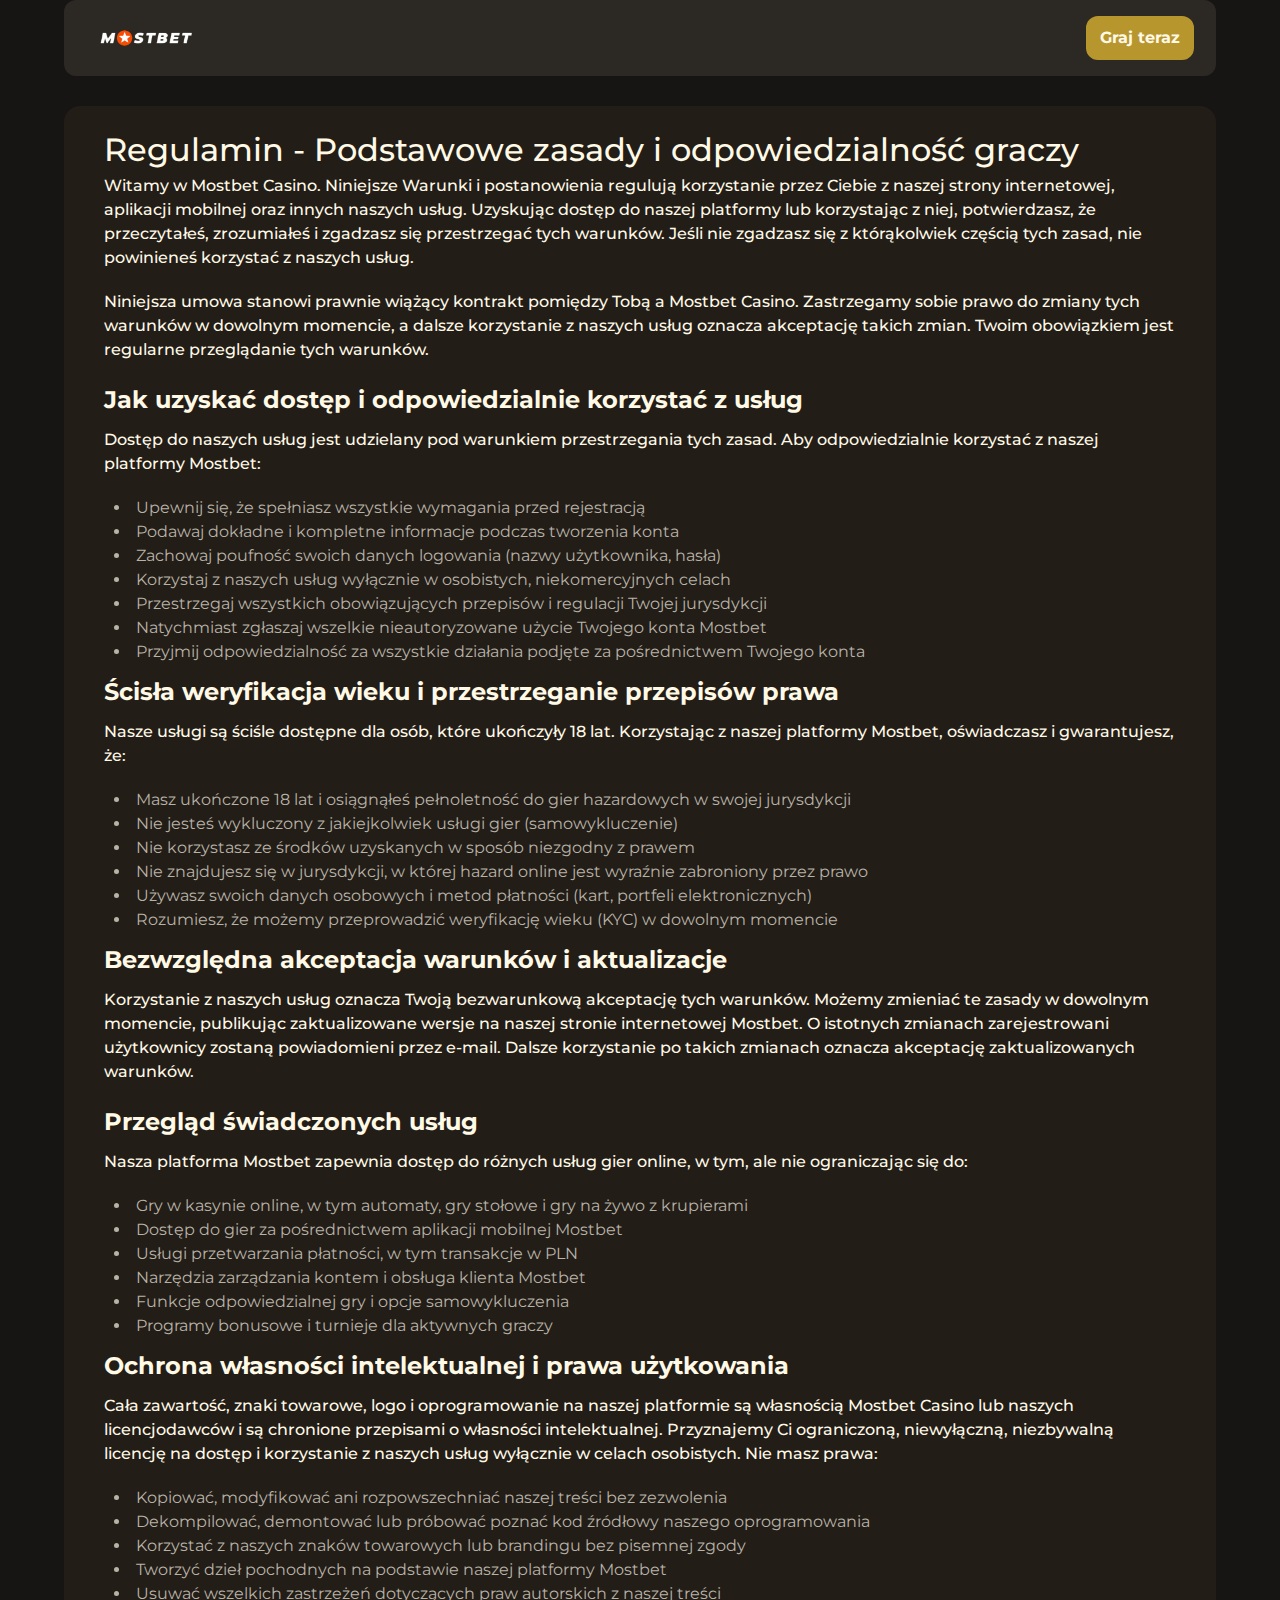
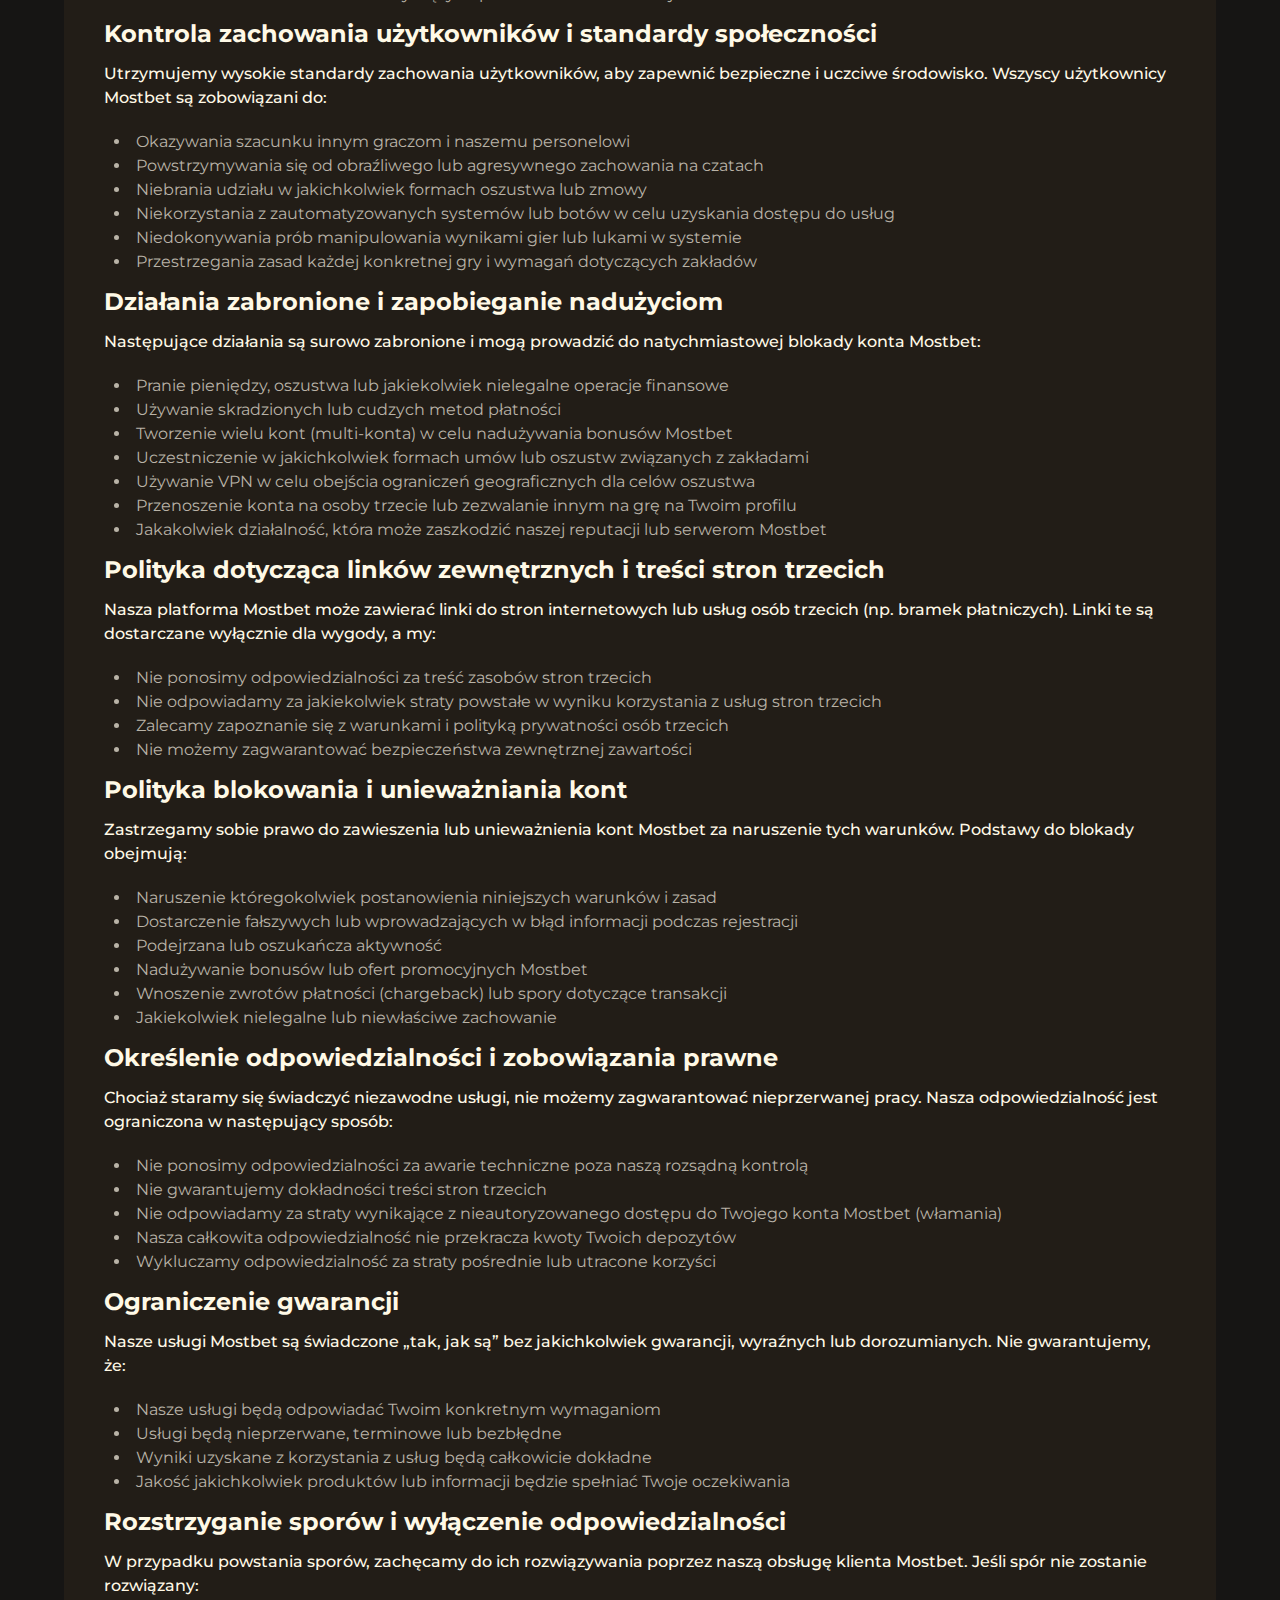
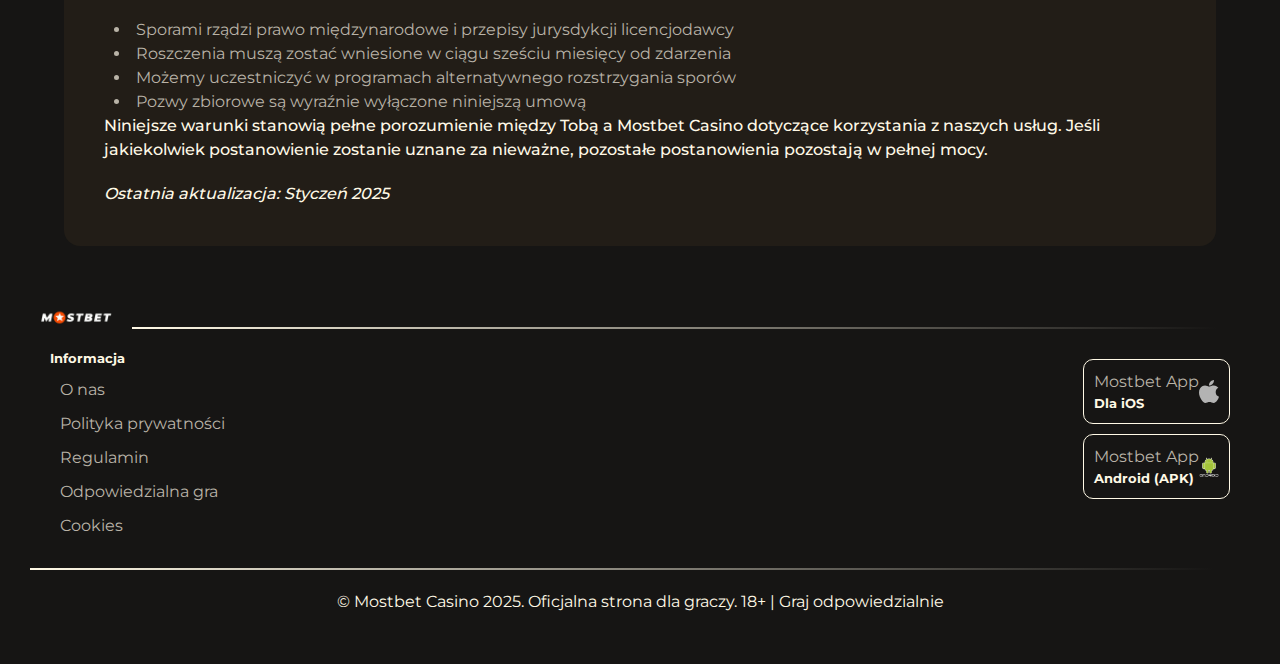
<file: terms-and-conditions/index.html>
<!DOCTYPE html>
<html lang="pl">

<head>
	<meta charset="UTF-8" />
	<meta name="viewport" content="width=device-width, initial-scale=1.0" />
	<link rel="stylesheet" href="/style.css" />
	<link rel="shortcut icon" href="/favicon.ico" type="image/x-icon" />

	<title>Regulamin Mostbet Casino Polska</title>
	<meta name="description"
		content="Korzystając z Mostbet Casino, akceptujesz warunki opracowane w celu ochrony Twoich praw i zapewnienia bezpiecznej, przejrzystej i uczciwej gry. Przeczytaj pełne zasady platformy." />
	<meta name="robots" content="index, follow" />

	<link rel="alternate" hreflang="pl-PL" href="https://karta-walk.pl/pl-pl/terms-and-conditions/">
	<link rel="canonical" href="https://karta-walk.pl/terms-and-conditions/" />

	<meta property="og:title" content="Regulamin Mostbet Casino Polska" />
	<meta property="og:description"
		content="Korzystając z Mostbet Casino, akceptujesz warunki opracowane w celu ochrony Twoich praw i zapewnienia bezpiecznej, przejrzystej i uczciwej gry. Przeczytaj pełne zasady platformy." />
	<meta property="og:type" content="website" />
	<meta property="og:url" content="https://karta-walk.pl/terms-and-conditions/" />
	<meta property="og:image" content="https://karta-walk.pl/img/logo.webp" />

	<meta name="twitter:card" content="summary_large_image" />
	<meta name="twitter:title" content="Regulamin Mostbet Casino Polska" />
	<meta name="twitter:description"
		content="Korzystając z Mostbet Casino, akceptujesz warunki opracowane w celu ochrony Twoich praw i zapewnienia bezpiecznej, przejrzystej i uczciwej gry. Przeczytaj pełne zasady platformy." />
	<meta name="twitter:image" content="https://karta-walk.pl/img/logo.webp" />

	<script type="application/ld+json">
			{
				"@context": "https://schema.org",
				"@type": "WebPage",
				"name": "Regulamin - Podstawowe zasady Mostbet Casino",
				"url": "https://karta-walk.pl/terms-and-conditions/",
				"description": "Warunki i zasady regulujące korzystanie z usług Mostbet Casino dla graczy.",
				"publisher": {
					"@type": "Organization",
					"name": "Mostbet Casino",
					"url": "https://karta-walk.pl/"
				}
			}
		</script>
</head>

<body>
	<header>
		<a href="/" class="header-logo"><img src="/img/logo.webp" alt="Logo Mostbet Casino" width="40" height="40" /></a>
		<a href="/play/" rel="nofollow" content="noindex" class="red-btn">
			Graj teraz
		</a>
	</header>

	<main>
		<div class="main-container">
			<h1>
				Regulamin - Podstawowe zasady i odpowiedzialność graczy
			</h1>

			<p class="txt">
				Witamy w Mostbet Casino. Niniejsze Warunki i postanowienia regulują korzystanie przez Ciebie z naszej strony
				internetowej, aplikacji mobilnej oraz innych naszych usług. Uzyskując dostęp do naszej platformy lub korzystając
				z niej, potwierdzasz, że przeczytałeś, zrozumiałeś i zgadzasz się przestrzegać tych warunków. Jeśli nie zgadzasz
				się z którąkolwiek częścią tych zasad, nie powinieneś korzystać z naszych usług.
			</p>

			<p class="txt">
				Niniejsza umowa stanowi prawnie wiążący kontrakt pomiędzy Tobą a Mostbet Casino. Zastrzegamy sobie prawo do
				zmiany tych warunków w dowolnym momencie, a dalsze korzystanie z naszych usług oznacza akceptację takich zmian.
				Twoim obowiązkiem jest regularne przeglądanie tych warunków.
			</p>

			<h2 class="title">
				Jak uzyskać dostęp i odpowiedzialnie korzystać z usług
			</h2>
			<p class="txt">
				Dostęp do naszych usług jest udzielany pod warunkiem przestrzegania tych zasad. Aby odpowiedzialnie korzystać z
				naszej platformy Mostbet:
			</p>
			<ul>
				<li>
					Upewnij się, że spełniasz wszystkie wymagania przed rejestracją
				</li>
				<li>
					Podawaj dokładne i kompletne informacje podczas tworzenia konta
				</li>
				<li>
					Zachowaj poufność swoich danych logowania (nazwy użytkownika, hasła)
				</li>
				<li>Korzystaj z naszych usług wyłącznie w osobistych, niekomercyjnych celach</li>
				<li>Przestrzegaj wszystkich obowiązujących przepisów i regulacji Twojej jurysdykcji</li>
				<li>
					Natychmiast zgłaszaj wszelkie nieautoryzowane użycie Twojego konta Mostbet
				</li>
				<li>
					Przyjmij odpowiedzialność za wszystkie działania podjęte za pośrednictwem Twojego konta
				</li>
			</ul>

			<h2 class="title">
				Ścisła weryfikacja wieku i przestrzeganie przepisów prawa
			</h2>
			<p class="txt">
				Nasze usługi są ściśle dostępne dla osób, które ukończyły 18 lat. Korzystając z naszej platformy Mostbet,
				oświadczasz i gwarantujesz, że:
			</p>
			<ul>
				<li>
					Masz ukończone 18 lat i osiągnąłeś pełnoletność do gier hazardowych w swojej jurysdykcji
				</li>
				<li>Nie jesteś wykluczony z jakiejkolwiek usługi gier (samowykluczenie)</li>
				<li>Nie korzystasz ze środków uzyskanych w sposób niezgodny z prawem</li>
				<li>
					Nie znajdujesz się w jurysdykcji, w której hazard online jest wyraźnie zabroniony przez prawo
				</li>
				<li>
					Używasz swoich danych osobowych i metod płatności (kart, portfeli elektronicznych)
				</li>
				<li>
					Rozumiesz, że możemy przeprowadzić weryfikację wieku (KYC) w dowolnym momencie
				</li>
			</ul>

			<h2 class="title">Bezwzględna akceptacja warunków i aktualizacje</h2>
			<p class="txt">
				Korzystanie z naszych usług oznacza Twoją bezwarunkową akceptację tych warunków. Możemy zmieniać te zasady w
				dowolnym momencie, publikując zaktualizowane wersje na naszej stronie internetowej Mostbet. O istotnych zmianach
				zarejestrowani użytkownicy zostaną powiadomieni przez e-mail. Dalsze korzystanie po takich zmianach oznacza
				akceptację zaktualizowanych warunków.
			</p>

			<h2 class="title">Przegląd świadczonych usług</h2>
			<p class="txt">
				Nasza platforma Mostbet zapewnia dostęp do różnych usług gier online, w tym, ale nie ograniczając się do:
			</p>
			<ul>
				<li>
					Gry w kasynie online, w tym automaty, gry stołowe i gry na żywo z krupierami
				</li>
				<li>Dostęp do gier za pośrednictwem aplikacji mobilnej Mostbet</li>
				<li>
					Usługi przetwarzania płatności, w tym transakcje w PLN
				</li>
				<li>Narzędzia zarządzania kontem i obsługa klienta Mostbet</li>
				<li>Funkcje odpowiedzialnej gry i opcje samowykluczenia</li>
				<li>Programy bonusowe i turnieje dla aktywnych graczy</li>
			</ul>

			<h2 class="title">
				Ochrona własności intelektualnej i prawa użytkowania
			</h2>
			<p class="txt">
				Cała zawartość, znaki towarowe, logo i oprogramowanie na naszej platformie są własnością Mostbet Casino lub
				naszych licencjodawców i są chronione przepisami o własności intelektualnej. Przyznajemy Ci ograniczoną,
				niewyłączną, niezbywalną licencję na dostęp i korzystanie z naszych usług wyłącznie w celach osobistych. Nie
				masz prawa:
			</p>
			<ul>
				<li>
					Kopiować, modyfikować ani rozpowszechniać naszej treści bez zezwolenia
				</li>
				<li>
					Dekompilować, demontować lub próbować poznać kod źródłowy naszego oprogramowania
				</li>
				<li>
					Korzystać z naszych znaków towarowych lub brandingu bez pisemnej zgody
				</li>
				<li>Tworzyć dzieł pochodnych na podstawie naszej platformy Mostbet</li>
				<li>
					Usuwać wszelkich zastrzeżeń dotyczących praw autorskich z naszej treści
				</li>
			</ul>

			<h2 class="title">
				Kontrola zachowania użytkowników i standardy społeczności
			</h2>
			<p class="txt">
				Utrzymujemy wysokie standardy zachowania użytkowników, aby zapewnić bezpieczne i uczciwe środowisko. Wszyscy
				użytkownicy Mostbet są zobowiązani do:
			</p>
			<ul>
				<li>Okazywania szacunku innym graczom i naszemu personelowi</li>
				<li>
					Powstrzymywania się od obraźliwego lub agresywnego zachowania na czatach
				</li>
				<li>Niebrania udziału w jakichkolwiek formach oszustwa lub zmowy</li>
				<li>
					Niekorzystania z zautomatyzowanych systemów lub botów w celu uzyskania dostępu do usług
				</li>
				<li>
					Niedokonywania prób manipulowania wynikami gier lub lukami w systemie
				</li>
				<li>
					Przestrzegania zasad każdej konkretnej gry i wymagań dotyczących zakładów
				</li>
			</ul>

			<h2 class="title">
				Działania zabronione i zapobieganie nadużyciom
			</h2>
			<p class="txt">
				Następujące działania są surowo zabronione i mogą prowadzić do natychmiastowej blokady konta Mostbet:
			</p>
			<ul>
				<li>
					Pranie pieniędzy, oszustwa lub jakiekolwiek nielegalne operacje finansowe
				</li>
				<li>Używanie skradzionych lub cudzych metod płatności</li>
				<li>
					Tworzenie wielu kont (multi-konta) w celu nadużywania bonusów Mostbet
				</li>
				<li>
					Uczestniczenie w jakichkolwiek formach umów lub oszustw związanych z zakładami
				</li>
				<li>
					Używanie VPN w celu obejścia ograniczeń geograficznych dla celów oszustwa
				</li>
				<li>
					Przenoszenie konta na osoby trzecie lub zezwalanie innym na grę na Twoim profilu
				</li>
				<li>
					Jakakolwiek działalność, która może zaszkodzić naszej reputacji lub serwerom Mostbet
				</li>
			</ul>

			<h2 class="title">
				Polityka dotycząca linków zewnętrznych i treści stron trzecich
			</h2>
			<p class="txt">
				Nasza platforma Mostbet może zawierać linki do stron internetowych lub usług osób trzecich (np. bramek
				płatniczych). Linki te są dostarczane wyłącznie dla wygody, a my:
			</p>
			<ul>
				<li>Nie ponosimy odpowiedzialności za treść zasobów stron trzecich</li>
				<li>
					Nie odpowiadamy za jakiekolwiek straty powstałe w wyniku korzystania z usług stron trzecich
				</li>
				<li>
					Zalecamy zapoznanie się z warunkami i polityką prywatności osób trzecich
				</li>
				<li>Nie możemy zagwarantować bezpieczeństwa zewnętrznej zawartości</li>
			</ul>

			<h2 class="title">Polityka blokowania i unieważniania kont</h2>
			<p class="txt">
				Zastrzegamy sobie prawo do zawieszenia lub unieważnienia kont Mostbet za naruszenie tych warunków. Podstawy do
				blokady obejmują:
			</p>
			<ul>
				<li>Naruszenie któregokolwiek postanowienia niniejszych warunków i zasad</li>
				<li>
					Dostarczenie fałszywych lub wprowadzających w błąd informacji podczas rejestracji
				</li>
				<li>Podejrzana lub oszukańcza aktywność</li>
				<li>Nadużywanie bonusów lub ofert promocyjnych Mostbet</li>
				<li>
					Wnoszenie zwrotów płatności (chargeback) lub spory dotyczące transakcji
				</li>
				<li>Jakiekolwiek nielegalne lub niewłaściwe zachowanie</li>
			</ul>

			<h2 class="title">
				Określenie odpowiedzialności i zobowiązania prawne
			</h2>
			<p class="txt">
				Chociaż staramy się świadczyć niezawodne usługi, nie możemy zagwarantować nieprzerwanej pracy. Nasza
				odpowiedzialność jest ograniczona w następujący sposób:
			</p>
			<ul>
				<li>
					Nie ponosimy odpowiedzialności za awarie techniczne poza naszą rozsądną kontrolą
				</li>
				<li>Nie gwarantujemy dokładności treści stron trzecich</li>
				<li>
					Nie odpowiadamy za straty wynikające z nieautoryzowanego dostępu do Twojego konta Mostbet (włamania)
				</li>
				<li>Nasza całkowita odpowiedzialność nie przekracza kwoty Twoich depozytów</li>
				<li>
					Wykluczamy odpowiedzialność za straty pośrednie lub utracone korzyści
				</li>
			</ul>

			<h2 class="title">Ograniczenie gwarancji</h2>
			<p class="txt">
				Nasze usługi Mostbet są świadczone „tak, jak są” bez jakichkolwiek gwarancji, wyraźnych lub dorozumianych. Nie
				gwarantujemy, że:
			</p>
			<ul>
				<li>
					Nasze usługi będą odpowiadać Twoim konkretnym wymaganiom
				</li>
				<li>Usługi będą nieprzerwane, terminowe lub bezbłędne</li>
				<li>
					Wyniki uzyskane z korzystania z usług będą całkowicie dokładne
				</li>
				<li>
					Jakość jakichkolwiek produktów lub informacji będzie spełniać Twoje oczekiwania
				</li>
			</ul>

			<h2 class="title">Rozstrzyganie sporów i wyłączenie odpowiedzialności</h2>
			<p class="txt">
				W przypadku powstania sporów, zachęcamy do ich rozwiązywania poprzez naszą obsługę klienta Mostbet. Jeśli spór
				nie zostanie rozwiązany:
			</p>
			<ul>
				<li>
					Sporami rządzi prawo międzynarodowe i przepisy jurysdykcji licencjodawcy
				</li>
				<li>
					Roszczenia muszą zostać wniesione w ciągu sześciu miesięcy od zdarzenia
				</li>
				<li>
					Możemy uczestniczyć w programach alternatywnego rozstrzygania sporów
				</li>
				<li>Pozwy zbiorowe są wyraźnie wyłączone niniejszą umową</li>
			</ul>

			<p class="txt">
				Niniejsze warunki stanowią pełne porozumienie między Tobą a Mostbet Casino dotyczące korzystania z naszych
				usług. Jeśli jakiekolwiek postanowienie zostanie uznane za nieważne, pozostałe postanowienia pozostają w pełnej
				mocy.
			</p>

			<p class="txt">
				<em>Ostatnia aktualizacja: Styczeń 2025</em>
			</p>
		</div>
	</main>

	<footer>
		<div class="f-logo">
			<a href="/play/" rel="nofollow" content="noindex">
				<img src="/img/logo.webp" alt="Mostbet Casino logo" width="100" height="50" />
			</a>
			<hr />
		</div>

		<div class="f-info">
			<div>
				<p class="f-txt">Informacja</p>
				<ul class="list">
					<li><a href="/about-us/">O nas</a></li>
					<li><a href="/privacy-policy/">Polityka prywatności</a></li>
					<li><a href="/terms-and-conditions/">Regulamin</a></li>
					<li><a href="/responsible-gambling/">Odpowiedzialna gra</a></li>
					<li><a href="/cookie-policy/">Cookies</a></li>
				</ul>
			</div>

			<div>
				<a class="ios" href="/play/" rel="nofollow" content="noindex">
					<div>
						<p>Mostbet App</p>
						<p class="f-txt">Dla iOS</p>
					</div>
					<img src="/img/Apple_logo_grey.svg" alt="Apple logo" width="20" height="20" />
				</a>

				<a class="ios" href="/play/" rel="nofollow" content="noindex">
					<div>
						<p>Mostbet App</p>
						<p class="f-txt">Android (APK)</p>
					</div>
					<img src="/img/Android_robot.svg.webp" alt="Android logo" width="20" height="20" />
				</a>
			</div>
		</div>

		<hr />

		<p class="txt-f">
			© Mostbet Casino 2025. Oficjalna strona dla graczy. 18+ | Graj odpowiedzialnie
		</p>
	</footer>
</body>

</html>
</file>
<file: style.css>
@font-face {
	font-family: Montserrat;
	src: url('./font/Montserrat-Regular.ttf') format('truetype');
	font-weight: 400;
	font-style: normal;
}
@font-face {
	font-family: Montserrat;
	src: url('./font/Montserrat-Medium.ttf') format('truetype');
	font-weight: 500;
	font-style: normal;
}
@font-face {
	font-family: Montserrat;
	src: url('./font/Montserrat-Bold.ttf') format('truetype');
	font-weight: 700;
	font-style: normal;
}

:root {
	--background: rgb(22, 21, 20);
	--header: rgb(44, 40, 36);
	--btn: #d4af37;
	--container: #2e261a80;
	--second-btn: #b8962e;
	--white: #fff9e6;
	--grey: #b9b3a7;
	--dark: #2b1f0a;
}
* {
	margin: 0;
	padding: 0;
	box-sizing: border-box;
	scroll-behavior: smooth;
	/* border: 1px solid red; */
}

ul,
ol {
	list-style-position: inside;
	padding-left: 10px;
}

a {
	text-decoration: none;
	color: inherit;
}

img,
video {
	max-width: 100%;
	height: auto;
	display: block;
}

button {
	all: unset;
	cursor: pointer;
	box-sizing: border-box;
}

input,
textarea,
button,
select {
	font: inherit;
	border: none;
	outline: none;
}

h1,
h2,
h3,
h4,
h5,
h6 {
	font-weight: 500;
	color: var(--white);
}

body {
	font-family: 'Montserrat', sans-serif;
	font-size: 1rem;
	line-height: 1.5;
	background-color: var(--background);
	color: var(--grey);
	box-sizing: border-box;
}

main {
	width: 90%;
	gap: 30px;
	margin: 30px auto;
}

.title {
	font-size: 1.5rem;
	font-weight: 700;
	color: var(--white);
	margin: 10px auto;
}

.txt {
	font-size: 1rem;
	font-weight: 500;
	color: var(--white);
	margin-bottom: 20px;
}
/* normilize end */

header {
	display: flex;
	align-items: center;
	justify-content: space-between;
	width: 90%;
	margin: 0 auto;
	padding: 16px 22px;
	background-color: var(--header);
	border-radius: 12px;
	position: sticky;
	top: 0;
}
header img {
	width: 120px;
	height: auto;
}
.h-btn {
	display: flex;
	align-items: center;
	justify-content: space-between;
	width: 30%;
}

.inherit-btn {
	padding: 8px 12px;
	border: 2px solid var(--second-btn);
	border-radius: 12px;
	font-size: 1rem;
	color: var(--white);
	font-weight: 700;
	transition: transform 0.5s ease;
}

.inherit-btn:hover {
	background-color: var(--second-btn);
	transform: scale(1.2);
}

.red-btn {
	background-color: var(--second-btn);
	padding: 8px 12px;
	border: 2px solid var(--second-btn);
	border-radius: 12px;
	font-size: 1rem;
	color: var(--white);
	font-weight: 700;
	transition: transform 0.5s ease;
}

.red-btn:hover {
	background-color: inherit;
	transform: scale(1.2);
}

.main-banner,
.small-banner {
	display: flex;
	align-items: stretch;
	justify-content: space-between;
	gap: 20px;
	margin: 30px auto;
}

.banner-container {
	background-image: url(./img/popup-girl.webp);
	background-repeat: no-repeat;
	background-position: 65%;
	background-size: cover;
	display: flex;
	flex-direction: column;
	align-items: start;
	justify-content: space-evenly;
	padding: 40px;
	border-radius: 20px;
	width: 50%;
	height: 400px;
	gap: 20px;
}

.title-box {
	padding: 0 15px;
	border-radius: 20px;
	background-color: rgba(187, 175, 69, 0.356);
	backdrop-filter: blur(10px);
	opacity: 0.9;
}

.banner-container p {
	width: 70%;
}

.info-box {
	margin: 20px auto;
	width: 80%;
	display: flex;
	flex-direction: column;
	align-items: center;
	justify-content: center;
}

.info-box img {
	width: 60%;
	height: auto;
	border-radius: 20px;
}

.info-txt {
	font-size: 1rem;
	font-weight: 400;
	color: var(--white);
	margin: 8px auto;
}

.btn-dep {
	padding: 4px 14px;
	border-radius: 10px;
	font-size: 1rem;
	background-color: var(--btn);
	color: var(--white);
	font-weight: 800;
	border: 3px solid var(--btn);
	box-shadow: 1px 1px 2px var(--btn), 0 0 1em var(--btn), 0 0 0.2em #fff;
	transition: transform 0.5s ease;
}

.btn-dep:hover {
	transform: scale(1.2);
}

.btn-dep:active {
	background-color: var(--btn);
	box-shadow: 0 5px var(--header);
	transform: translateY(4px);
}

.banner-bonus-gift {
	background-image: url(img/gift.webp);
	padding: 20px;
	background-size: cover;
	background-repeat: no-repeat;
	border-radius: 16px;
	width: 25%;
}

.banner-bonus-cash {
	background-image: url(img/cashback.webp);
	padding: 20px;
	background-size: cover;
	background-repeat: no-repeat;
	border-radius: 16px;
	width: 25%;
}

.sb-container {
	display: flex;
	align-items: center;
	justify-content: space-between;
	padding: 20px;
	width: 100%;
	margin: 0 auto;
	background-color: var(--dark);
	border-radius: 16px;
}

.sb-container:hover {
	background: linear-gradient(90deg, var(--btn) 0%, var(--header) 100%);
}

.sb-container:hover img {
	transform: rotate(10deg);
}

.sb-container .title {
	text-align: left;
	margin: 0;
}

.main-container {
	background-color: var(--container);
	padding: 20px 40px;
	border-radius: 16px;
}

.popular-games {
	display: flex;
	align-items: stretch;
	justify-content: center;
	gap: 20px;
}
.game img {
	width: 80%;
}

.table-wrapper {
	overflow-x: auto;
	margin-top: 1.5rem;
	border-radius: var(--border-radius);
	width: 100%;
}

.table-wrapper table {
	width: 100%;
	border-collapse: collapse;
	color: var(--white);
	font-size: 1rem;
	min-width: 320px;
	border-radius: 12px;
}

td,
th {
	border: 1px solid var(--grey);
	padding: 8px;
}

th {
	padding-top: 12px;
	padding-bottom: 12px;
	text-align: left;
	background-color: var(--btn);
	color: var(--white);
}

footer {
	padding: 30px;
}

footer ul {
	list-style: none;
}

footer ul li {
	margin: 10px 0;
}

.f-logo {
	display: flex;
	align-items: flex-start;
	align-items: end;
	gap: 10px;
}
hr {
	width: 100%;
	height: 2px;
	border: none;
	background: linear-gradient(90deg, var(--white) 0%, var(--background) 97%);
}

.f-info {
	display: flex;
	align-items: flex-start;
	justify-content: space-between;
	gap: 30px;
	padding: 20px;
}

.f-txt {
	color: var(--white);
	font-size: 0.8rem;
	font-weight: 600;
}

.ios {
	display: flex;
	align-items: center;
	justify-content: space-between;
	padding: 10px;
	border: 1px solid var(--white);
	border-radius: 10px;
	margin: 10px 0;
}

.txt-f {
	color: var(--white);
	margin: 20px auto;
	text-align: center;
}

@media (max-width: 768px) {
	header {
		gap: 10px;
		width: 100%;
		border-top-left-radius: 0;
		border-top-right-radius: 0;
	}

	main {
		width: 96%;
		margin: 0 auto;
	}

	.h-btn {
		width: 100%;
		margin: 4px auto;
		justify-content: space-evenly;
	}

	.inherit-btn,
	.red-btn {
		padding: 4px 8px;
	}

	.main-banner,
	.small-banner {
		display: flex;
		flex-direction: column;
		align-items: stretch;
		justify-content: space-between;
		gap: 20px;
		margin: 30px auto;
	}

	.banner-container {
		width: 100%;
		padding: 20px 10px;
		gap: 10px;
	}

	.banner-bonus-gift {
		width: 100%;
	}

	.banner-bonus-cash {
		width: 100%;
	}

	.txt {
		font-size: 0.8rem;
		margin-bottom: 8px;
	}

	.main-container {
		width: 96%;
		padding: 10px 8px;
		gap: 10px;
		margin: 0 auto;
	}

	table {
		font-size: 0.8rem;
	}

	footer {
		padding: 10px;
	}

	.f-info {
		flex-wrap: wrap;
		width: 100%;
	}

	footer div {
		width: 100%;
	}

	footer img {
		width: 30px;
		height: auto;
	}
}
</file>
